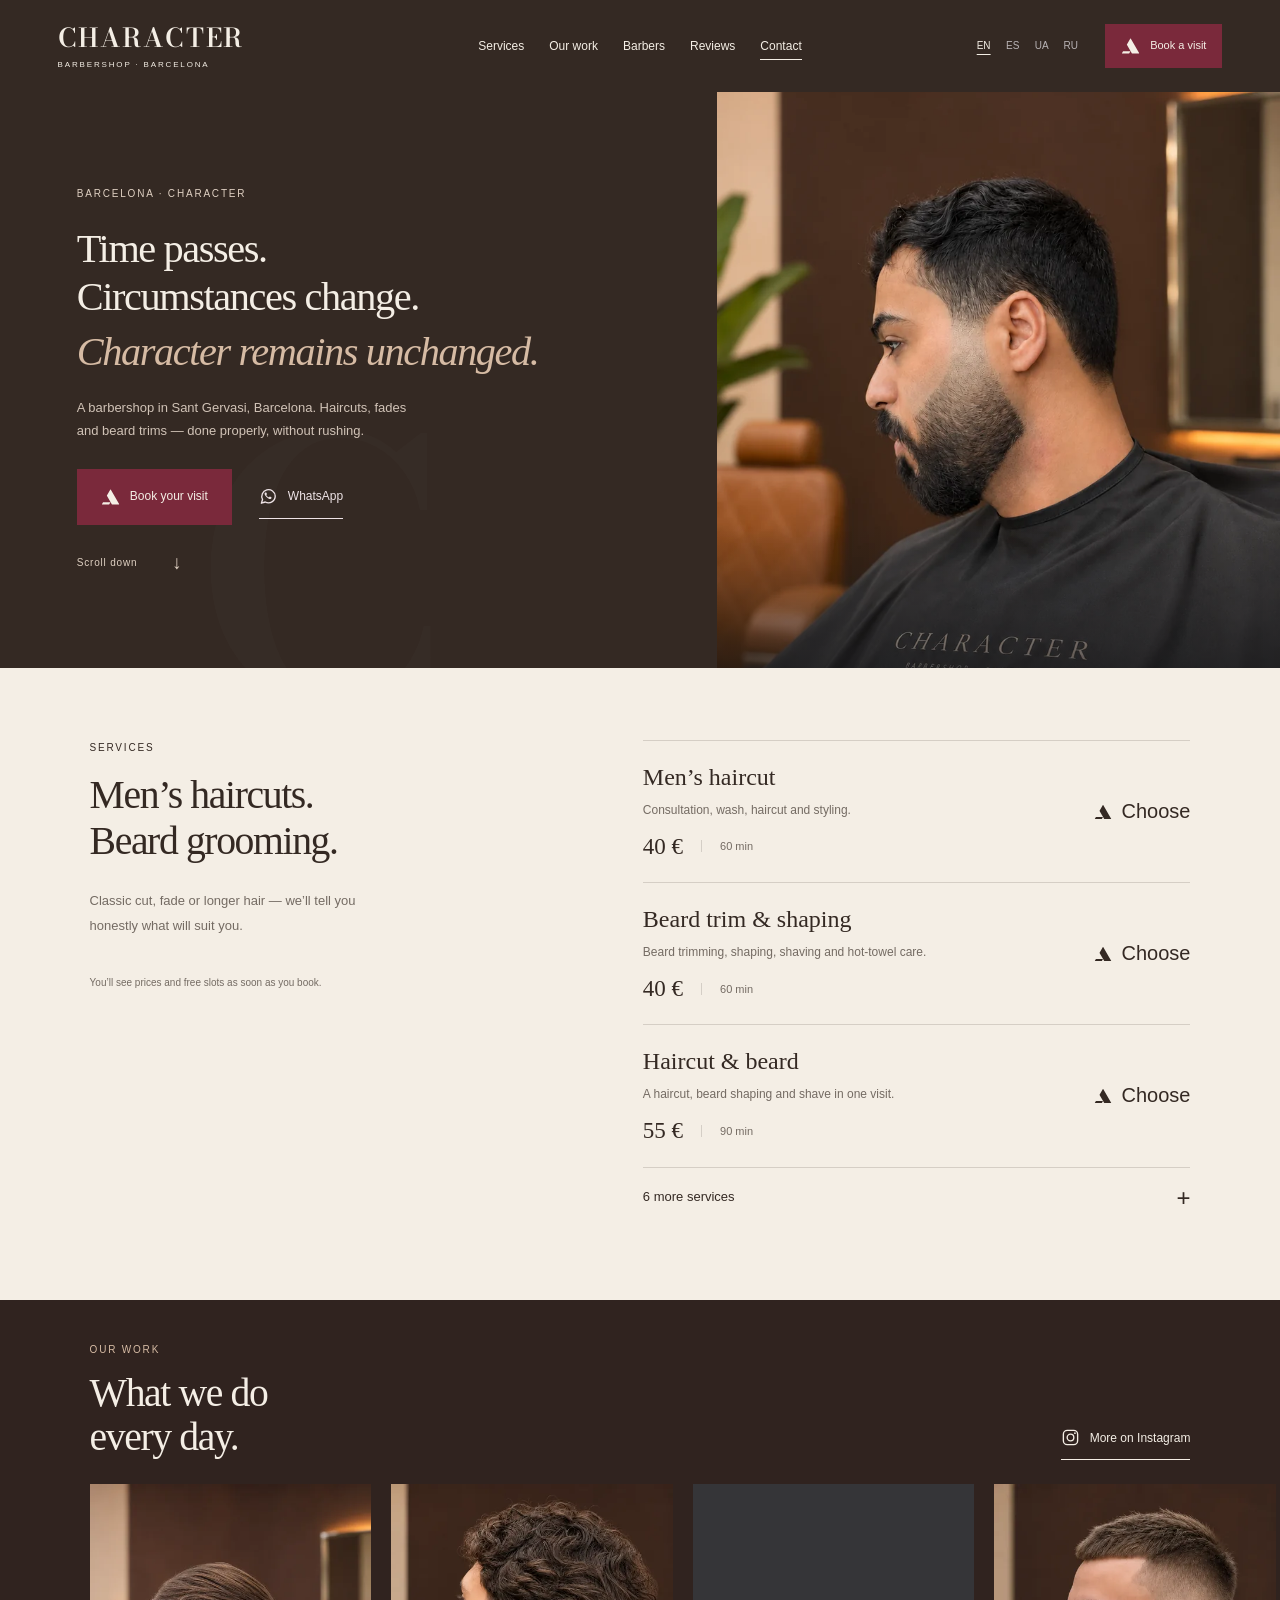
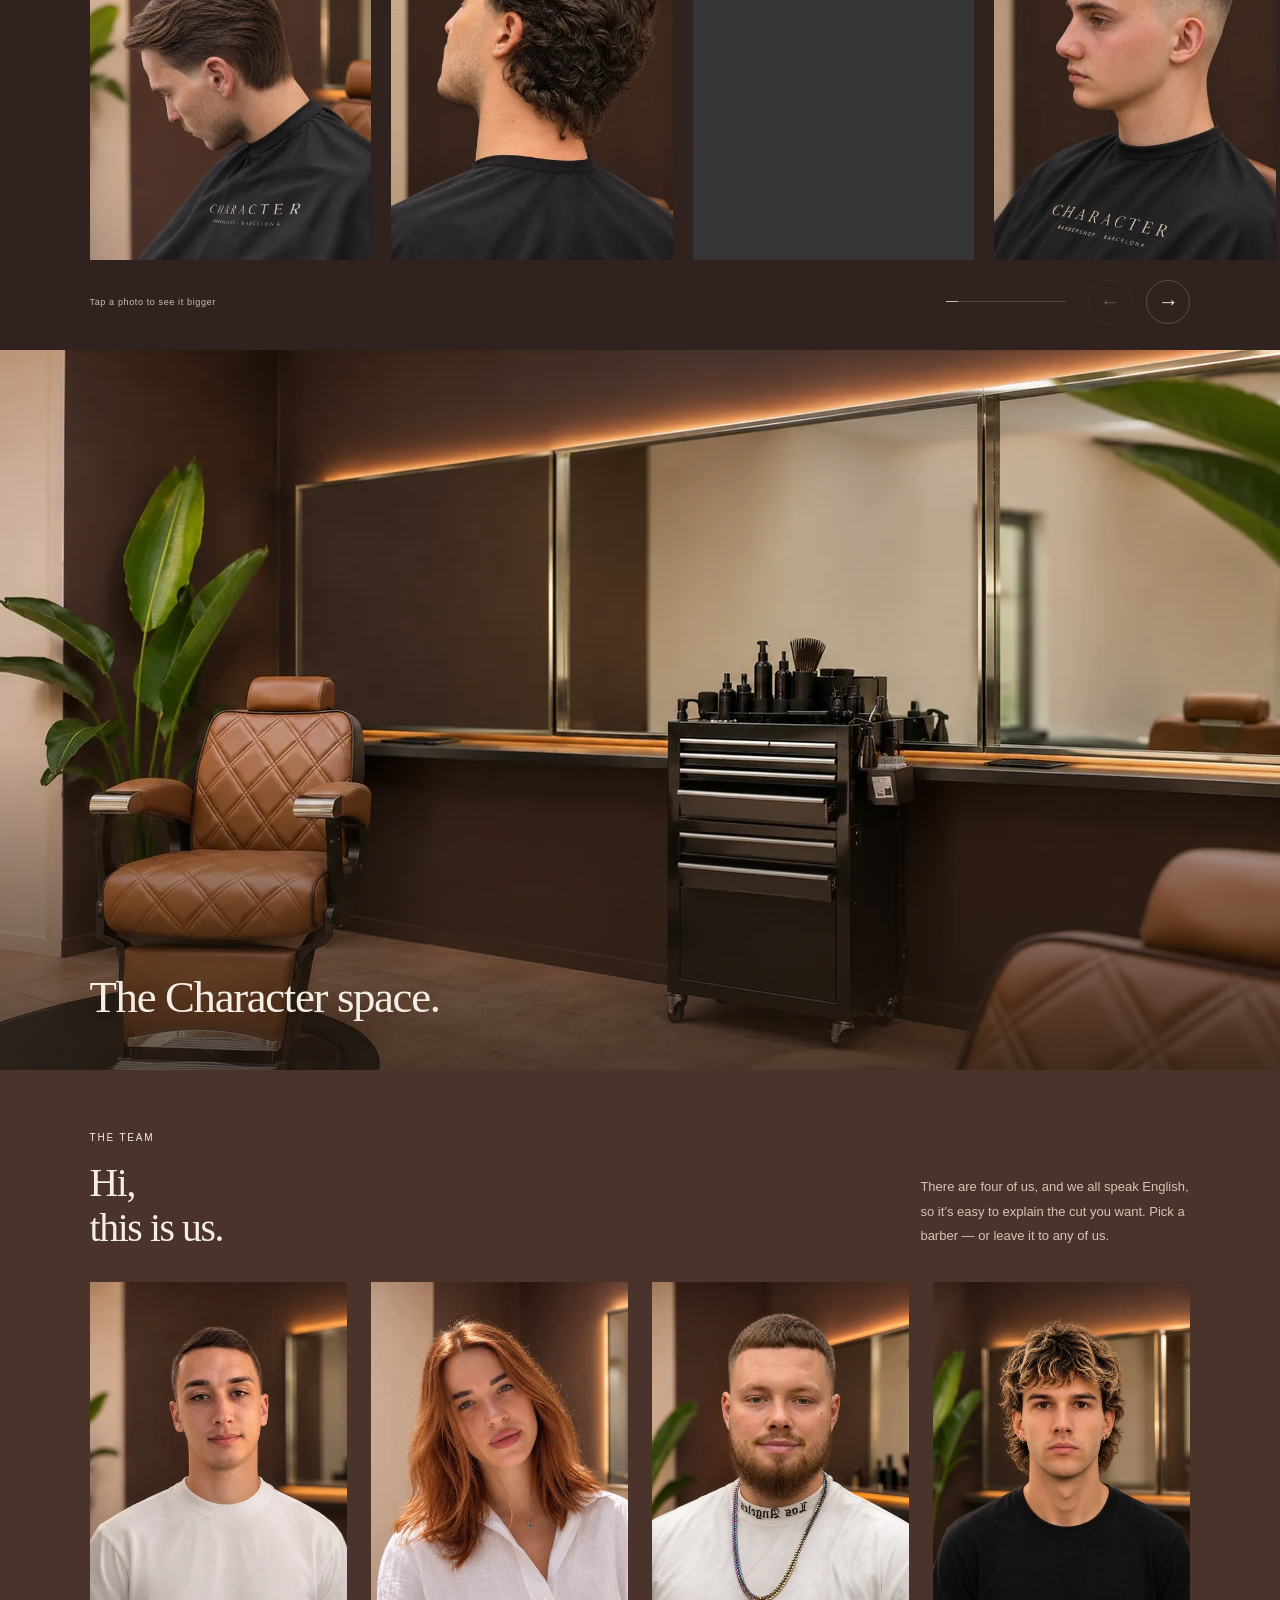
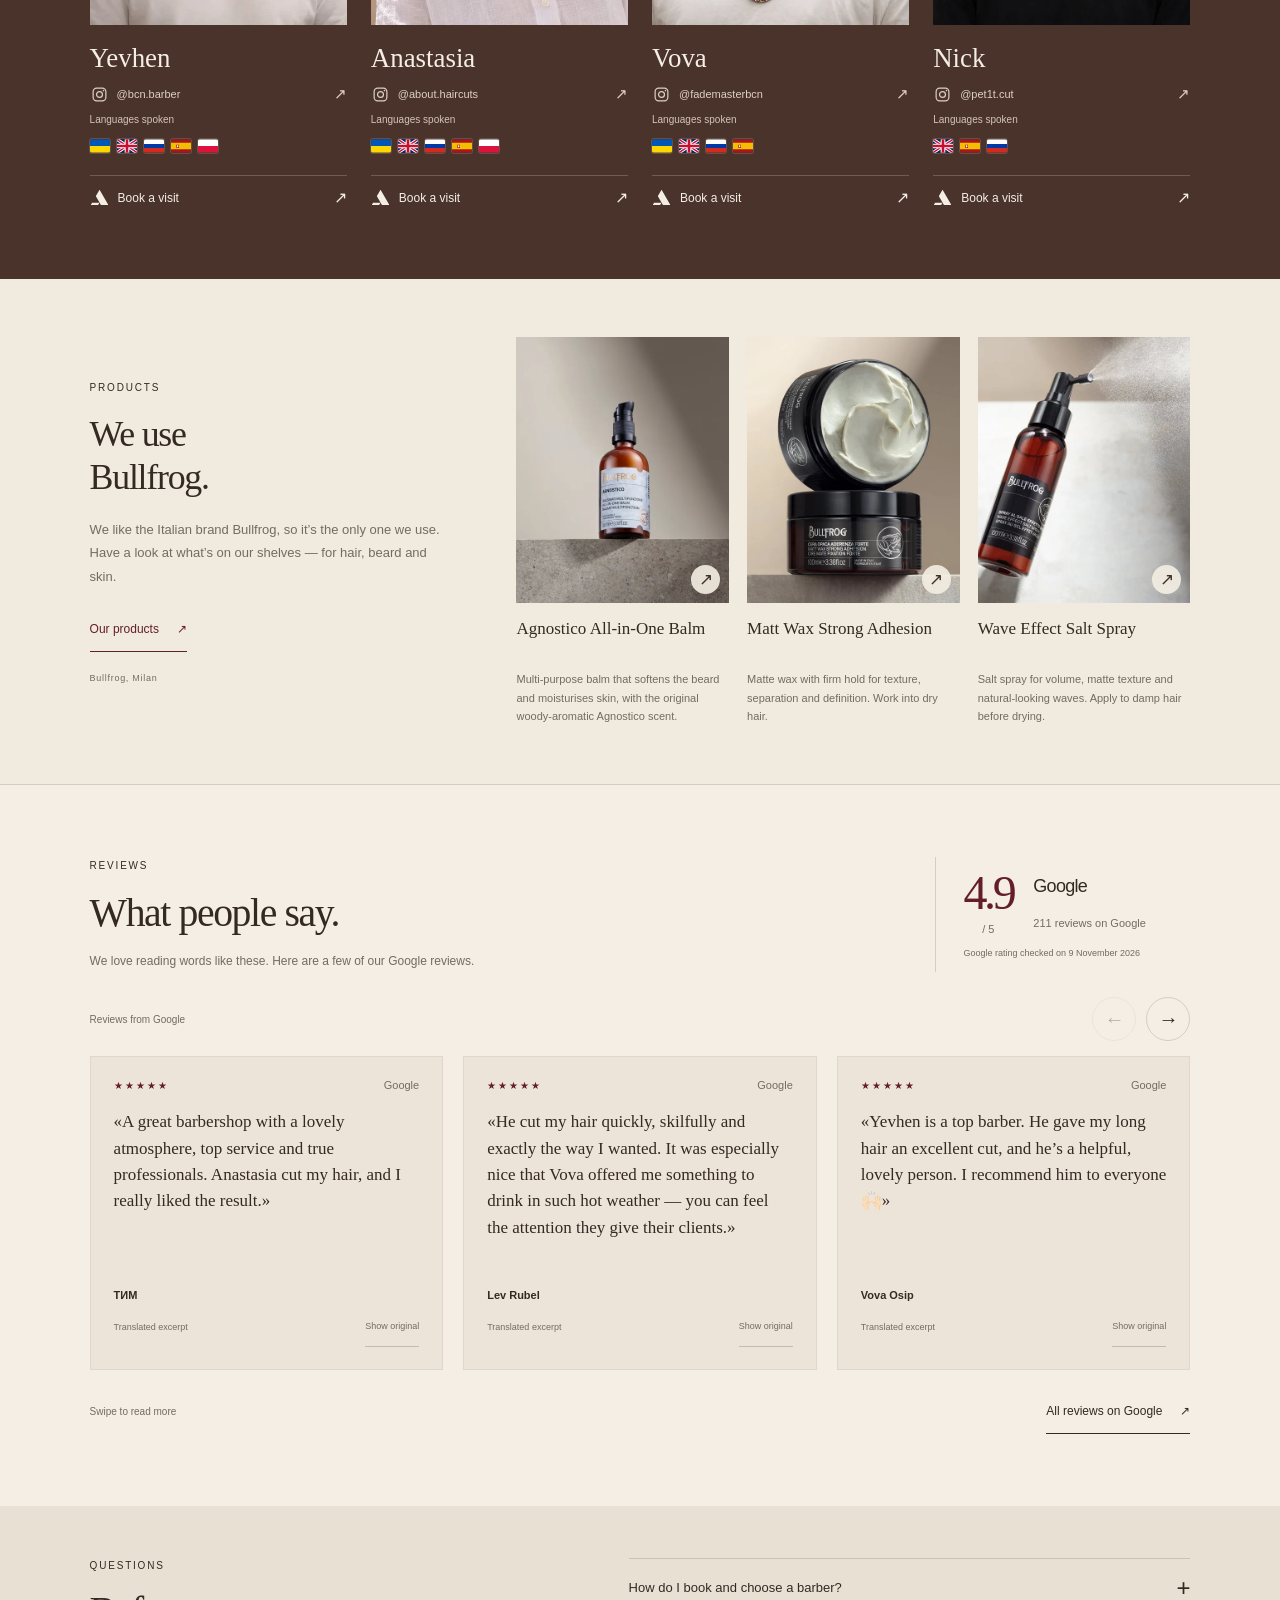
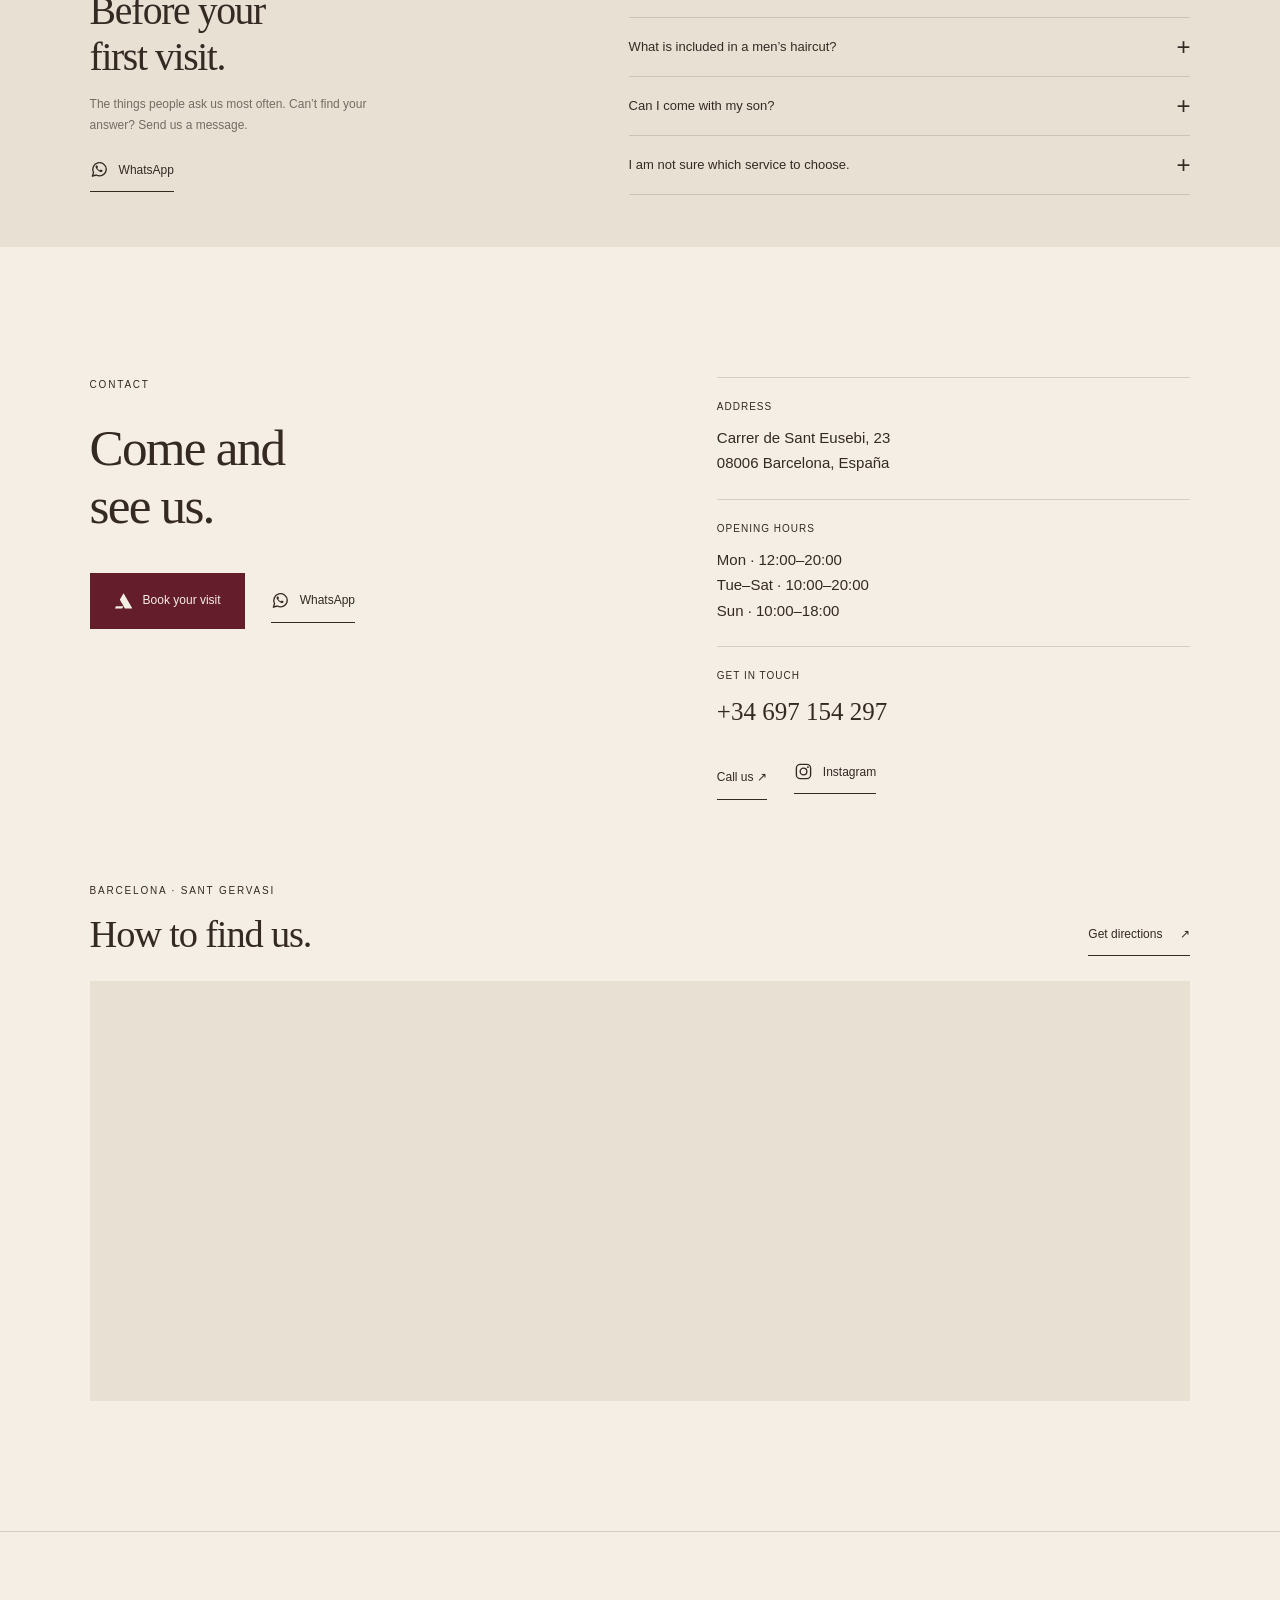
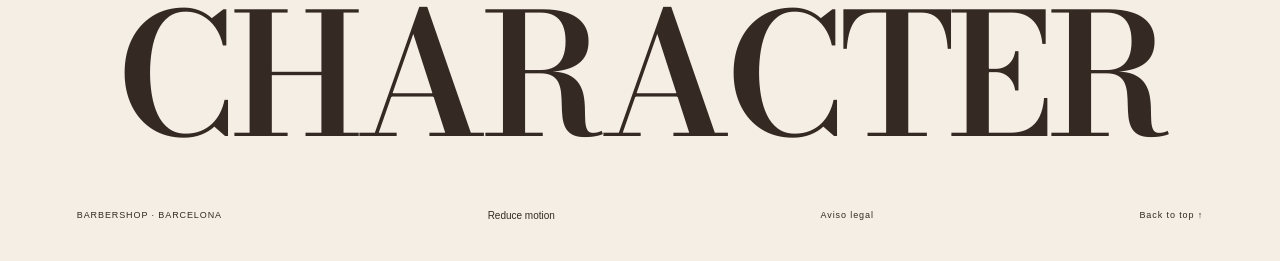
<file: index.html>
<!doctype html>
<html lang="en">
<head>
  <meta charset="utf-8">
<meta name="facebook-domain-verification" content="catnfvx00z3ga2xudbu41z5t7webw6"><meta name="viewport" content="width=device-width,initial-scale=1,viewport-fit=cover">
  <title>Barbershop in Barcelona · Sant Gervasi | Character</title>
  <meta name="theme-color" content="#342923">
  <link rel="icon" href="/assets/favicon.svg" type="image/svg+xml">
  <link rel="preload" href="/assets/character-display.ttf" as="font" type="font/ttf" crossorigin>
  <link rel="preload" href="/assets/portraits/img_2643-800.webp" as="image" imagesrcset="/assets/portraits/img_2643-800.webp 800w, /assets/portraits/img_2643-1086.webp 1086w" imagesizes="(max-width: 760px) 100vw, 52vw">
  <link rel="stylesheet" href="/styles.css?v=clean-labels-1"><link rel="stylesheet" href="/rituals.css"><script src="/app.js?v=human-copy-2" defer></script><script src="/rituals.js?v=seo-1" defer></script>
  <link rel="stylesheet" href="/portfolio.css?v=clean-labels-1"><link rel="stylesheet" href="/team.css?v=character-team-5"><link rel="stylesheet" href="/mobile-type.css?v=1">
<meta name="description" content="Men’s haircuts, skin fades, longer styles and beard trims at Character in Sant Gervasi, Barcelona. English-speaking barbers. Book online."><meta name="robots" content="index,follow,max-image-preview:large"><link rel="canonical" href="https://characterbarcelona.com/"><link rel="alternate" hreflang="en" href="https://characterbarcelona.com/"><link rel="alternate" hreflang="es" href="https://characterbarcelona.com/es/"><link rel="alternate" hreflang="uk" href="https://characterbarcelona.com/uk/"><link rel="alternate" hreflang="ru" href="https://characterbarcelona.com/ru/"><link rel="alternate" hreflang="x-default" href="https://characterbarcelona.com/"><meta property="og:type" content="website"><meta property="og:site_name" content="Character Barbershop"><meta property="og:title" content="Barbershop in Barcelona · Sant Gervasi | Character"><meta property="og:description" content="Men’s haircuts, skin fades, longer styles and beard trims at Character in Sant Gervasi, Barcelona. English-speaking barbers. Book online."><meta property="og:url" content="https://characterbarcelona.com/"><meta property="og:locale" content="en_GB"><meta property="og:image" content="https://characterbarcelona.com/assets/interior-1280.webp"><meta property="og:image:width" content="1280"><meta property="og:image:height" content="853"><meta property="og:image:type" content="image/webp"><meta property="og:image:alt" content="A visualization of the beige and chocolate Character interior"><meta property="og:locale:alternate" content="es_ES"><meta property="og:locale:alternate" content="uk_UA"><meta property="og:locale:alternate" content="ru_RU"><meta name="twitter:card" content="summary_large_image"><meta name="twitter:title" content="Barbershop in Barcelona · Sant Gervasi | Character"><meta name="twitter:description" content="Men’s haircuts, skin fades, longer styles and beard trims at Character in Sant Gervasi, Barcelona. English-speaking barbers. Book online."><meta name="twitter:image" content="https://characterbarcelona.com/assets/interior-1280.webp"><meta name="twitter:image:alt" content="A visualization of the beige and chocolate Character interior"><script type="application/json" id="seo-config">{"origin":"https://characterbarcelona.com","languages":{"en":{"path":"/","locale":"en_GB","title":"Barbershop in Barcelona · Sant Gervasi | Character","description":"Men’s haircuts, skin fades, longer styles and beard trims at Character in Sant Gervasi, Barcelona. English-speaking barbers. Book online."},"es":{"path":"/es/","locale":"es_ES","title":"Barbería en Barcelona · Sant Gervasi | Character","description":"Cortes de pelo para hombre, degradados, pelo largo y arreglo de barba en Sant Gervasi, Barcelona. Conoce a los barberos de Character y reserva online."},"uk":{"path":"/uk/","locale":"uk_UA","title":"Барбершоп у Барселоні — стрижки та борода | Character","description":"Чоловічі стрижки, фейд, довге волосся та оформлення бороди у Sant Gervasi, Барселона. Україномовні барбери Character. Онлайн-запис."},"ru":{"path":"/ru/","locale":"ru_RU","title":"Барбершоп в Барселоне — стрижки и борода | Character","description":"Мужские стрижки, фейд, удлинённые волосы и оформление бороды в Sant Gervasi, Барселона. Русскоязычные барберы Character. Запись онлайн."}}}</script><script type="application/ld+json" id="business-schema">{"@context":"https://schema.org","@graph":[{"@type":"HairSalon","@id":"https://characterbarcelona.com/#barbershop","name":"Character Barbershop","url":"https://characterbarcelona.com/","telephone":"+34697154297","image":"https://characterbarcelona.com/assets/interior-1280.webp","address":{"@type":"PostalAddress","streetAddress":"Carrer de Sant Eusebi, 23","addressLocality":"Barcelona","addressRegion":"Catalunya","postalCode":"08006","addressCountry":"ES"},"geo":{"@type":"GeoCoordinates","latitude":41.4013683,"longitude":2.1492276},"hasMap":"https://www.google.com/maps?cid=2648370291810908901","sameAs":["https://www.instagram.com/character.barcelona/"],"currenciesAccepted":"EUR","potentialAction":{"@type":"ReserveAction","target":"https://character.altegio.me/"},"openingHoursSpecification":[{"@type":"OpeningHoursSpecification","dayOfWeek":["https://schema.org/Monday"],"opens":"12:00","closes":"20:00"},{"@type":"OpeningHoursSpecification","dayOfWeek":["https://schema.org/Tuesday","https://schema.org/Wednesday","https://schema.org/Thursday","https://schema.org/Friday","https://schema.org/Saturday"],"opens":"10:00","closes":"20:00"},{"@type":"OpeningHoursSpecification","dayOfWeek":["https://schema.org/Sunday"],"opens":"10:00","closes":"18:00"}]},{"@type":"WebSite","@id":"https://characterbarcelona.com/#website","name":"Character Barbershop","url":"https://characterbarcelona.com/","inLanguage":["en","es","uk","ru"],"publisher":{"@id":"https://characterbarcelona.com/#barbershop"}},{"@type":"WebPage","@id":"https://characterbarcelona.com/#webpage","url":"https://characterbarcelona.com/","name":"Barbershop in Barcelona · Sant Gervasi | Character","description":"Men’s haircuts, skin fades, longer styles and beard trims at Character in Sant Gervasi, Barcelona. English-speaking barbers. Book online.","inLanguage":"en","isPartOf":{"@id":"https://characterbarcelona.com/#website"},"about":{"@id":"https://characterbarcelona.com/#barbershop"}}]}</script></head>
<body>
  <svg class="icon-sprite" xmlns="http://www.w3.org/2000/svg" aria-hidden="true" focusable="false">
<symbol id="icon-instagram" viewbox="0 0 24 24"><rect x="3" y="3" width="18" height="18" rx="5" fill="none" stroke="currentColor" stroke-width="1.7"></rect><circle cx="12" cy="12" r="4.2" fill="none" stroke="currentColor" stroke-width="1.7"></circle><circle cx="17.6" cy="6.5" r="1.1" fill="currentColor"></circle></symbol>
<symbol id="icon-whatsapp" viewbox="0 0 24 24"><path d="M20.5 11.5a8.5 8.5 0 0 1-12.6 7.45L3 20.5l1.5-4.7A8.5 8.5 0 1 1 20.5 11.5Z" fill="none" stroke="currentColor" stroke-width="1.7" stroke-linejoin="round"></path><path d="M8.2 6.9c-.45 0-1.15.68-1.15 1.7 0 1.05.75 2.36 2.36 3.95 1.61 1.59 3.46 2.55 4.63 2.55.83 0 1.7-.63 1.75-1.22l.04-.55c.02-.22-.1-.38-.3-.48l-1.65-.81c-.22-.1-.4-.06-.55.13l-.63.8c-.12.15-.28.18-.46.1-1.12-.47-2.3-1.57-2.88-2.68-.1-.18-.08-.32.07-.48l.57-.65c.13-.16.18-.33.1-.54l-.77-1.61c-.1-.2-.25-.3-.47-.3h-.66Z" fill="currentColor"></path></symbol>
<symbol id="icon-altegio" viewbox="120 150 760 660"><path d="M843.959 764.552C847.021 769.856 843.193 776.486 837.07 776.486H558.335C555.493 776.486 552.867 774.97 551.446 772.508L355.39 432.861C353.969 430.4 353.969 427.367 355.39 424.905L494.757 183.464C497.819 178.16 505.474 178.16 508.536 183.464L843.959 764.552Z" fill="currentColor"></path><path d="M202.24 690.218C203.661 687.756 206.287 686.24 209.129 686.24H493.127C496.913 686.24 499.279 690.339 497.386 693.618L451.849 772.507C450.428 774.969 447.802 776.485 444.96 776.485H160.962C157.176 776.485 154.81 772.386 156.703 769.107L202.24 690.218Z" fill="currentColor"></path></symbol>
<symbol id="flag-uk" viewbox="0 0 30 20"><path fill="#0057b7" d="M0 0h30v10H0z"></path><path fill="#ffd700" d="M0 10h30v10H0z"></path></symbol>
<symbol id="flag-en" viewbox="0 0 30 20"><path fill="#012169" d="M0 0h30v20H0z"></path><path stroke="#fff" stroke-width="5" d="m0 0 30 20M30 0 0 20"></path><path stroke="#c8102e" stroke-width="2" d="m0 0 30 20M30 0 0 20"></path><path stroke="#fff" stroke-width="7" d="M15 0v20M0 10h30"></path><path stroke="#c8102e" stroke-width="4" d="M15 0v20M0 10h30"></path></symbol>
<symbol id="flag-ru" viewbox="0 0 30 20"><path fill="#fff" d="M0 0h30v7H0z"></path><path fill="#0039a6" d="M0 7h30v6H0z"></path><path fill="#d52b1e" d="M0 13h30v7H0z"></path></symbol>
<symbol id="flag-es" viewbox="0 0 30 20"><path fill="#aa151b" d="M0 0h30v20H0z"></path><path fill="#f1bf00" d="M0 5h30v10H0z"></path><path fill="#aa151b" d="M8 8h4v5H8z"></path><path fill="#fff" d="M9 9h2v3H9z"></path></symbol>
<symbol id="flag-pl" viewbox="0 0 30 20"><path fill="#fff" d="M0 0h30v10H0z"></path><path fill="#dc143c" d="M0 10h30v10H0z"></path></symbol>
</svg>
  <div id="top" aria-hidden="true"></div>
  <a class="skip-link" href="#main" data-t="skip">Skip to content</a>
  <div class="reading-progress" aria-hidden="true"></div>
  <header class="header">
    <a class="brand" href="#top" aria-label="Character Barbershop — home">CHARACTER<span>BARBERSHOP · BARCELONA</span></a>
    <nav class="navigation" aria-label="Main navigation"><a href="#services" data-t="services">Services</a><a href="#works" data-t="works">Our work</a><a href="#team" data-t="team">Barbers</a><a href="#reviews" data-t="reviews">Reviews</a><a href="#contact" data-t="contact">Contact</a></nav>
    <div class="header-actions"><div class="languages" aria-label="Website language"><a data-lang="en" lang="en" aria-label="English" title="English" href="/" hreflang="en" aria-current="true">EN</a><a data-lang="es" lang="es" aria-label="Español" title="Español" href="/es/" hreflang="es">ES</a><a data-lang="uk" lang="uk" aria-label="Українська" title="Українська" href="/uk/" hreflang="uk">UA</a><a data-lang="ru" lang="ru" aria-label="Русский" title="Русский" href="/ru/" hreflang="ru">RU</a></div><button class="has-app-icon button header-book" data-action="book"><svg class="app-icon app-icon-altegio" aria-hidden="true" focusable="false"><use href="#icon-altegio"></use></svg><span data-t="book">Book a visit</span></button></div>
  </header>
  <main id="main">
    <section class="hero" aria-labelledby="hero-title">
      <div class="hero-copy"><span class="eyebrow">BARCELONA · CHARACTER</span><h1 id="hero-title" class="hero-motto"><span data-t="heroOne">Time passes.</span> <span data-t="heroTwo">Circumstances change.</span> <em data-t="heroThree">Character remains unchanged.</em></h1><p class="hero-description" data-t="heroDescription">A barbershop in Sant Gervasi, Barcelona. Haircuts, fades and beard trims — done properly, without rushing.</p><div class="hero-actions"><button class="has-app-icon button" data-action="book"><svg class="app-icon app-icon-altegio" aria-hidden="true" focusable="false"><use href="#icon-altegio"></use></svg><span data-t="bookVisit">Book your visit</span></button><button class="has-app-icon text-link" data-action="whatsapp"><svg class="app-icon app-icon-whatsapp" aria-hidden="true" focusable="false"><use href="#icon-whatsapp"></use></svg><span>WhatsApp</span></button></div><a class="explore" href="#services"><span data-t="explore">Scroll down</span><span aria-hidden="true">↓</span></a></div>
      <div class="hero-photo"><img src="/assets/portraits/img_2643-1086.webp" srcset="/assets/portraits/img_2643-800.webp 800w, /assets/portraits/img_2643-1086.webp 1086w" sizes="(max-width: 760px) 100vw, 52vw" width="1086" height="1448" fetchpriority="high" alt="Dark hair and a defined beard in profile"></div>
      <div class="hero-watermark" aria-hidden="true">C</div>
    </section>

    <section class="section services-section" id="services" aria-labelledby="services-title">
      <div class="section-intro" data-reveal><span class="eyebrow" data-t="servicesKicker">Services</span><h2 id="services-title" data-t="servicesTitle">Men’s haircuts.<br>Beard grooming.</h2><p data-t="servicesIntro">Classic cut, fade or longer hair — we’ll tell you honestly what will suit you.</p><span class="section-note" data-t="pricesNote">You’ll see prices and free slots as soon as you book.</span></div>
      <div class="service-list">
        <article class="service-row"><div class="service-content"><h3 data-t="haircut">Men’s haircut</h3><p data-t="haircutText">Consultation, wash, haircut and styling.</p><div class="service-meta"><strong>40 €</strong><span data-t="duration60">60 min</span></div></div><button class="has-app-icon service-button" data-action="book" data-service="haircut" aria-label="Book a visit: Men’s haircut"><svg class="app-icon app-icon-altegio" aria-hidden="true" focusable="false"><use href="#icon-altegio"></use></svg><span data-t="choose">Choose</span></button></article>
        <article class="service-row"><div class="service-content"><h3 data-t="beard">Beard trim &amp; shaping</h3><p data-t="beardText">Beard trimming, shaping, shaving and hot-towel care.</p><div class="service-meta"><strong>40 €</strong><span data-t="duration60">60 min</span></div></div><button class="has-app-icon service-button" data-action="book" data-service="beard" aria-label="Book a visit: Beard grooming"><svg class="app-icon app-icon-altegio" aria-hidden="true" focusable="false"><use href="#icon-altegio"></use></svg><span data-t="choose">Choose</span></button></article>
        <article class="service-row"><div class="service-content"><h3 data-t="combo">Haircut &amp; beard</h3><p data-t="comboText">A haircut, beard shaping and shave in one visit.</p><div class="service-meta"><strong>55 €</strong><span data-t="duration90">90 min</span></div></div><button class="has-app-icon service-button" data-action="book" data-service="combo" aria-label="Book a visit: Haircut &amp; beard"><svg class="app-icon app-icon-altegio" aria-hidden="true" focusable="false"><use href="#icon-altegio"></use></svg><span data-t="choose">Choose</span></button></article>
        <details class="more-services"><summary><span data-t="moreServices">6 more services</span><span class="disclosure-symbol" aria-hidden="true">+</span></summary>
        <article class="service-row"><div class="service-content"><h3 data-t="longHair">Longer haircut</h3><div class="service-meta"><strong>50 €</strong><span data-t="duration60">60 min</span></div></div><button class="has-app-icon service-button" data-action="book" data-service="longHair" aria-label="Book a visit: Longer haircut"><svg class="app-icon app-icon-altegio" aria-hidden="true" focusable="false"><use href="#icon-altegio"></use></svg><span data-t="choose">Choose</span></button></article>
        <article class="service-row"><div class="service-content"><h3 data-t="longCombo">Longer haircut &amp; beard</h3><div class="service-meta"><strong>70 €</strong><span data-t="duration120">120 min</span></div></div><button class="has-app-icon service-button" data-action="book" data-service="longCombo" aria-label="Book a visit: Longer haircut &amp; beard"><svg class="app-icon app-icon-altegio" aria-hidden="true" focusable="false"><use href="#icon-altegio"></use></svg><span data-t="choose">Choose</span></button></article>
        <article class="service-row"><div class="service-content"><h3 data-t="fatherSon">Father &amp; son under 10</h3><p class="service-specialist" data-t="fatherSonText">Only with Vova — choose him when you book.</p><div class="service-meta"><strong>65 €</strong><span data-t="duration120">120 min</span></div></div><button class="has-app-icon service-button" data-action="book" data-service="fatherSon" aria-label="Book a visit: Father &amp; son under 10"><svg class="app-icon app-icon-altegio" aria-hidden="true" focusable="false"><use href="#icon-altegio"></use></svg><span data-t="choose">Choose</span></button></article>
        <article class="service-row"><div class="service-content"><h3 data-t="facial">Bullfrog facial care</h3><div class="service-meta"><strong>30 €</strong><span data-t="duration30">30 min</span></div></div><button class="has-app-icon service-button" data-action="book" data-service="facial" aria-label="Book a visit: Bullfrog facial care"><svg class="app-icon app-icon-altegio" aria-hidden="true" focusable="false"><use href="#icon-altegio"></use></svg><span data-t="choose">Choose</span></button></article>
        <article class="service-row"><div class="service-content"><h3 data-t="camouflage">Hair / beard grey blending</h3><div class="service-meta"><strong>25 €</strong><span data-t="duration30">30 min</span></div></div><button class="has-app-icon service-button" data-action="book" data-service="camouflage" aria-label="Book a visit: Hair / beard grey blending"><svg class="app-icon app-icon-altegio" aria-hidden="true" focusable="false"><use href="#icon-altegio"></use></svg><span data-t="choose">Choose</span></button></article>
        <article class="service-row"><div class="service-content"><h3 data-t="wax">Waxing</h3><div class="service-meta"><strong>5 €</strong></div></div><button class="has-app-icon service-button" data-action="book" data-service="wax" aria-label="Book a visit: Waxing"><svg class="app-icon app-icon-altegio" aria-hidden="true" focusable="false"><use href="#icon-altegio"></use></svg><span data-t="choose">Choose</span></button></article>
        </details>
      </div>
    </section>

    <section class="gallery-section" id="works" aria-labelledby="works-title">
      <div class="gallery-pin"><div class="gallery-heading"><div><span class="eyebrow" data-t="worksKicker">Our work</span><h2 id="works-title" data-t="worksTitle">What we do<br>every day.</h2></div><a class="has-app-icon text-link" href="https://www.instagram.com/character.barcelona/" target="_blank" rel="noopener noreferrer"><svg class="app-icon app-icon-instagram" aria-hidden="true" focusable="false"><use href="#icon-instagram"></use></svg><span data-t="moreWorks">More on Instagram</span></a></div>
        <div class="gallery-window" tabindex="0" role="region" data-aria-t="galleryTitle" aria-label="Character portfolio"><div class="gallery-track">
          <figure class="gallery-card"><a class="portrait-open" href="/assets/portraits/img_8413-1086.webp" data-portrait="0" aria-label="Enlarge photograph: Swept brown hair in profile"><img src="/assets/portraits/img_8413-800.webp" srcset="/assets/portraits/img_8413-480.webp 480w, /assets/portraits/img_8413-800.webp 800w" sizes="(max-width:760px) 72vw, 285px" width="1086" height="1448" loading="lazy" decoding="async" alt="Swept brown hair in profile"></a></figure>
          <figure class="gallery-card"><a class="portrait-open" href="/assets/portraits/img_0711-1086.webp" data-portrait="1" aria-label="Enlarge photograph: Long curls from the rear"><img src="/assets/portraits/img_0711-800.webp" srcset="/assets/portraits/img_0711-480.webp 480w, /assets/portraits/img_0711-800.webp 800w" sizes="(max-width:760px) 72vw, 285px" width="1086" height="1448" loading="lazy" decoding="async" alt="Long curls from the rear"></a></figure>
          <figure class="gallery-card"><a class="portrait-open" href="/assets/portraits/img_2643-1086.webp" data-portrait="2" aria-label="Enlarge photograph: Dark hair and a defined beard in profile"><img src="/assets/portraits/img_2643-800.webp" srcset="/assets/portraits/img_2643-480.webp 480w, /assets/portraits/img_2643-800.webp 800w" sizes="(max-width:760px) 72vw, 285px" width="1086" height="1448" loading="lazy" decoding="async" alt="Dark hair and a defined beard in profile"></a></figure>
          <figure class="gallery-card"><a class="portrait-open" href="/assets/portraits/img_5461-1086.webp" data-portrait="3" aria-label="Enlarge photograph: Short crop with a skin fade"><img src="/assets/portraits/img_5461-800.webp" srcset="/assets/portraits/img_5461-480.webp 480w, /assets/portraits/img_5461-800.webp 800w" sizes="(max-width:760px) 72vw, 285px" width="1086" height="1448" loading="lazy" decoding="async" alt="Short crop with a skin fade"></a></figure>
          <figure class="gallery-card"><a class="portrait-open" href="/assets/portraits/img_5343-1086.webp" data-portrait="4" aria-label="Enlarge photograph: Textured dark crop with a fade"><img src="/assets/portraits/img_5343-800.webp" srcset="/assets/portraits/img_5343-480.webp 480w, /assets/portraits/img_5343-800.webp 800w" sizes="(max-width:760px) 72vw, 285px" width="1086" height="1448" loading="lazy" decoding="async" alt="Textured dark crop with a fade"></a></figure>
          <figure class="gallery-card"><a class="portrait-open" href="/assets/portraits/img_5868-1086.webp" data-portrait="5" aria-label="Enlarge photograph: Curly hair and a full beard"><img src="/assets/portraits/img_5868-800.webp" srcset="/assets/portraits/img_5868-480.webp 480w, /assets/portraits/img_5868-800.webp 800w" sizes="(max-width:760px) 72vw, 285px" width="1086" height="1448" loading="lazy" decoding="async" alt="Curly hair and a full beard"></a></figure>
          <figure class="gallery-card"><a class="portrait-open" href="/assets/portraits/img_7497-1086.webp" data-portrait="6" aria-label="Enlarge photograph: Long, layered dark hair in profile"><img src="/assets/portraits/img_7497-800.webp" srcset="/assets/portraits/img_7497-480.webp 480w, /assets/portraits/img_7497-800.webp 800w" sizes="(max-width:760px) 72vw, 285px" width="1086" height="1448" loading="lazy" decoding="async" alt="Long, layered dark hair in profile"></a></figure>
        </div></div><div class="gallery-bottom"><span class="gallery-hint" data-t="gallerySwipe">Tap a photo to see it bigger</span><div class="gallery-meter" aria-hidden="true"><span></span></div><div class="portfolio-navigation"><button type="button" data-gallery-prev data-aria-t="galleryPrev" aria-label="Previous photograph">←</button><button type="button" data-gallery-next data-aria-t="galleryNext" aria-label="Next photograph">→</button></div></div>
      </div>
    </section>

    <figure class="interior"><img src="/assets/interior-1280.webp" width="1280" height="853" loading="lazy" decoding="async" alt="A visualization of the beige and chocolate Character interior"><figcaption><span data-t="roomTitle">The Character space.</span></figcaption></figure>
<section class="team-section section team-portraits" id="team" aria-labelledby="team-title">
      <div class="team-intro" data-reveal><span class="eyebrow" data-t="teamKicker">The team</span><h2 id="team-title" data-t="teamTitle">Hi,<br>this is us.</h2><p data-t="teamIntro">There are four of us, and we all speak English, so it’s easy to explain the cut you want. Pick a barber — or leave it to any of us.</p></div>
      <div class="team-grid">
        <article class="team-member" data-staff="yevhen">
          <div class="staff-portrait"><img src="/assets/team/yevhen-480.webp?v=2" srcset="/assets/team/yevhen-480.webp?v=2 480w, /assets/team/yevhen-800.webp?v=2 800w" sizes="(max-width:760px) calc((100vw - 60px) / 2), (max-width:1023px) calc((100vw - 120px) / 2), calc((100vw - 180px) / 4)" width="1086" height="1448" loading="lazy" decoding="async" data-staff-name="zhenya" alt="Yevhen"></div>
          <div class="staff-details">
            <h3 data-t="zhenya">Yevhen</h3>
            <a class="staff-instagram" href="https://www.instagram.com/bcn.barber/" target="_blank" rel="noopener noreferrer" aria-label="Instagram @bcn.barber"><svg class="app-icon app-icon-instagram" aria-hidden="true" focusable="false"><use href="#icon-instagram"></use></svg><span>@bcn.barber</span><span class="staff-link-arrow" aria-hidden="true">↗</span></a>
            <div class="member-languages"><span class="language-label" data-t="spokenLanguages">Languages spoken</span><div class="language-flags"><span class="language-flag" role="img" tabindex="0" data-title-t="languageUk" data-aria-t="languageUk" title="Ukrainian" aria-label="Ukrainian"><svg aria-hidden="true" focusable="false" viewbox="0 0 30 20"><use href="#flag-uk"></use></svg><span class="flag-tooltip" aria-hidden="true" data-t="languageUk">Ukrainian</span></span><span class="language-flag" role="img" tabindex="0" data-title-t="languageEn" data-aria-t="languageEn" title="English" aria-label="English"><svg aria-hidden="true" focusable="false" viewbox="0 0 30 20"><use href="#flag-en"></use></svg><span class="flag-tooltip" aria-hidden="true" data-t="languageEn">English</span></span><span class="language-flag" role="img" tabindex="0" data-title-t="languageRu" data-aria-t="languageRu" title="Russian" aria-label="Russian"><svg aria-hidden="true" focusable="false" viewbox="0 0 30 20"><use href="#flag-ru"></use></svg><span class="flag-tooltip" aria-hidden="true" data-t="languageRu">Russian</span></span><span class="language-flag" role="img" tabindex="0" data-title-t="languageEs" data-aria-t="languageEs" title="Spanish" aria-label="Spanish"><svg aria-hidden="true" focusable="false" viewbox="0 0 30 20"><use href="#flag-es"></use></svg><span class="flag-tooltip" aria-hidden="true" data-t="languageEs">Spanish</span></span><span class="language-flag" role="img" tabindex="0" data-title-t="languagePl" data-aria-t="languagePl" title="Polish" aria-label="Polish"><svg aria-hidden="true" focusable="false" viewbox="0 0 30 20"><use href="#flag-pl"></use></svg><span class="flag-tooltip" aria-hidden="true" data-t="languagePl">Polish</span></span></div></div>
            <a class="staff-book" href="https://character.altegio.me/company/1355489/personal/select-master?o=m3011526"><svg class="app-icon app-icon-altegio" aria-hidden="true" focusable="false"><use href="#icon-altegio"></use></svg><span data-t="book">Book a visit</span><span aria-hidden="true">↗</span></a>
          </div>
        </article>
        <article class="team-member" data-staff="anastasia">
          <div class="staff-portrait"><img src="/assets/team/anastasia-480.webp" srcset="/assets/team/anastasia-480.webp 480w, /assets/team/anastasia-800.webp 800w" sizes="(max-width:760px) calc((100vw - 60px) / 2), (max-width:1023px) calc((100vw - 120px) / 2), calc((100vw - 180px) / 4)" width="1086" height="1448" loading="lazy" decoding="async" data-staff-name="anastasiia" alt="Anastasia"></div>
          <div class="staff-details">
            <h3 data-t="anastasiia">Anastasia</h3>
            <a class="staff-instagram" href="https://www.instagram.com/about.haircuts/" target="_blank" rel="noopener noreferrer" aria-label="Instagram @about.haircuts"><svg class="app-icon app-icon-instagram" aria-hidden="true" focusable="false"><use href="#icon-instagram"></use></svg><span>@about.haircuts</span><span class="staff-link-arrow" aria-hidden="true">↗</span></a>
            <div class="member-languages"><span class="language-label" data-t="spokenLanguages">Languages spoken</span><div class="language-flags"><span class="language-flag" role="img" tabindex="0" data-title-t="languageUk" data-aria-t="languageUk" title="Ukrainian" aria-label="Ukrainian"><svg aria-hidden="true" focusable="false" viewbox="0 0 30 20"><use href="#flag-uk"></use></svg><span class="flag-tooltip" aria-hidden="true" data-t="languageUk">Ukrainian</span></span><span class="language-flag" role="img" tabindex="0" data-title-t="languageEn" data-aria-t="languageEn" title="English" aria-label="English"><svg aria-hidden="true" focusable="false" viewbox="0 0 30 20"><use href="#flag-en"></use></svg><span class="flag-tooltip" aria-hidden="true" data-t="languageEn">English</span></span><span class="language-flag" role="img" tabindex="0" data-title-t="languageRu" data-aria-t="languageRu" title="Russian" aria-label="Russian"><svg aria-hidden="true" focusable="false" viewbox="0 0 30 20"><use href="#flag-ru"></use></svg><span class="flag-tooltip" aria-hidden="true" data-t="languageRu">Russian</span></span><span class="language-flag" role="img" tabindex="0" data-title-t="languageEs" data-aria-t="languageEs" title="Spanish" aria-label="Spanish"><svg aria-hidden="true" focusable="false" viewbox="0 0 30 20"><use href="#flag-es"></use></svg><span class="flag-tooltip" aria-hidden="true" data-t="languageEs">Spanish</span></span><span class="language-flag" role="img" tabindex="0" data-title-t="languagePl" data-aria-t="languagePl" title="Polish" aria-label="Polish"><svg aria-hidden="true" focusable="false" viewbox="0 0 30 20"><use href="#flag-pl"></use></svg><span class="flag-tooltip" aria-hidden="true" data-t="languagePl">Polish</span></span></div></div>
            <a class="staff-book" href="https://character.altegio.me/company/1355489/personal/select-master?o=m3011539"><svg class="app-icon app-icon-altegio" aria-hidden="true" focusable="false"><use href="#icon-altegio"></use></svg><span data-t="book">Book a visit</span><span aria-hidden="true">↗</span></a>
          </div>
        </article>
        <article class="team-member" data-staff="vova">
          <div class="staff-portrait"><img src="/assets/team/vova-480.webp?v=2" srcset="/assets/team/vova-480.webp?v=2 480w, /assets/team/vova-800.webp?v=2 800w" sizes="(max-width:760px) calc((100vw - 60px) / 2), (max-width:1023px) calc((100vw - 120px) / 2), calc((100vw - 180px) / 4)" width="1086" height="1448" loading="lazy" decoding="async" data-staff-name="vova" alt="Vova"></div>
          <div class="staff-details">
            <h3 data-t="vova">Vova</h3>
            <a class="staff-instagram" href="https://www.instagram.com/fademasterbcn/" target="_blank" rel="noopener noreferrer" aria-label="Instagram @fademasterbcn"><svg class="app-icon app-icon-instagram" aria-hidden="true" focusable="false"><use href="#icon-instagram"></use></svg><span>@fademasterbcn</span><span class="staff-link-arrow" aria-hidden="true">↗</span></a>
            <div class="member-languages"><span class="language-label" data-t="spokenLanguages">Languages spoken</span><div class="language-flags"><span class="language-flag" role="img" tabindex="0" data-title-t="languageUk" data-aria-t="languageUk" title="Ukrainian" aria-label="Ukrainian"><svg aria-hidden="true" focusable="false" viewbox="0 0 30 20"><use href="#flag-uk"></use></svg><span class="flag-tooltip" aria-hidden="true" data-t="languageUk">Ukrainian</span></span><span class="language-flag" role="img" tabindex="0" data-title-t="languageEn" data-aria-t="languageEn" title="English" aria-label="English"><svg aria-hidden="true" focusable="false" viewbox="0 0 30 20"><use href="#flag-en"></use></svg><span class="flag-tooltip" aria-hidden="true" data-t="languageEn">English</span></span><span class="language-flag" role="img" tabindex="0" data-title-t="languageRu" data-aria-t="languageRu" title="Russian" aria-label="Russian"><svg aria-hidden="true" focusable="false" viewbox="0 0 30 20"><use href="#flag-ru"></use></svg><span class="flag-tooltip" aria-hidden="true" data-t="languageRu">Russian</span></span><span class="language-flag" role="img" tabindex="0" data-title-t="languageEs" data-aria-t="languageEs" title="Spanish" aria-label="Spanish"><svg aria-hidden="true" focusable="false" viewbox="0 0 30 20"><use href="#flag-es"></use></svg><span class="flag-tooltip" aria-hidden="true" data-t="languageEs">Spanish</span></span></div></div>
            <a class="staff-book" href="https://character.altegio.me/company/1355489/personal/select-master?o=m3011542"><svg class="app-icon app-icon-altegio" aria-hidden="true" focusable="false"><use href="#icon-altegio"></use></svg><span data-t="book">Book a visit</span><span aria-hidden="true">↗</span></a>
          </div>
        </article>
        <article class="team-member" data-staff="nikita">
          <div class="staff-portrait"><img src="/assets/team/nikita-480.webp" srcset="/assets/team/nikita-480.webp 480w, /assets/team/nikita-800.webp 800w" sizes="(max-width:760px) calc((100vw - 60px) / 2), (max-width:1023px) calc((100vw - 120px) / 2), calc((100vw - 180px) / 4)" width="1086" height="1448" loading="lazy" decoding="async" data-staff-name="nikita" alt="Nick"></div>
          <div class="staff-details">
            <h3 data-t="nikita">Nick</h3>
            <a class="staff-instagram" href="https://www.instagram.com/pet1t.cut/" target="_blank" rel="noopener noreferrer" aria-label="Instagram @pet1t.cut"><svg class="app-icon app-icon-instagram" aria-hidden="true" focusable="false"><use href="#icon-instagram"></use></svg><span>@pet1t.cut</span><span class="staff-link-arrow" aria-hidden="true">↗</span></a>
            <div class="member-languages"><span class="language-label" data-t="spokenLanguages">Languages spoken</span><div class="language-flags"><span class="language-flag" role="img" tabindex="0" data-title-t="languageEn" data-aria-t="languageEn" title="English" aria-label="English"><svg aria-hidden="true" focusable="false" viewbox="0 0 30 20"><use href="#flag-en"></use></svg><span class="flag-tooltip" aria-hidden="true" data-t="languageEn">English</span></span><span class="language-flag" role="img" tabindex="0" data-title-t="languageEs" data-aria-t="languageEs" title="Spanish" aria-label="Spanish"><svg aria-hidden="true" focusable="false" viewbox="0 0 30 20"><use href="#flag-es"></use></svg><span class="flag-tooltip" aria-hidden="true" data-t="languageEs">Spanish</span></span><span class="language-flag" role="img" tabindex="0" data-title-t="languageRu" data-aria-t="languageRu" title="Russian" aria-label="Russian"><svg aria-hidden="true" focusable="false" viewbox="0 0 30 20"><use href="#flag-ru"></use></svg><span class="flag-tooltip" aria-hidden="true" data-t="languageRu">Russian</span></span></div></div>
            <a class="staff-book" href="https://character.altegio.me/company/1355489/personal/select-master?o=m3137285"><svg class="app-icon app-icon-altegio" aria-hidden="true" focusable="false"><use href="#icon-altegio"></use></svg><span data-t="book">Book a visit</span><span aria-hidden="true">↗</span></a>
          </div>
        </article>
      </div>
    </section>
    <section class="care-section section" id="care" aria-labelledby="care-title">
      <div class="care-copy" data-reveal><span class="eyebrow" data-t="careKicker">Products</span><h2 id="care-title" data-t="careTitle">We use<br>Bullfrog.</h2><p data-t="careIntro">We like the Italian brand Bullfrog, so it’s the only one we use. Have a look at what’s on our shelves — for hair, beard and skin.</p><button class="text-link" type="button" data-open-catalog><span data-t="careLink">Our products</span><span aria-hidden="true">↗</span></button><span class="care-foot" data-t="careFoot">Bullfrog, Milan</span></div>
      <div class="care-products"><article class="care-product" data-reveal><button class="care-product-image" type="button" data-open-catalog="agnostico-all-in-one-balm" aria-label="Agnostico All-in-One Balm"><img src="/assets/bullfrog/agnostico-all-in-one-balm.webp" width="640" height="640" loading="lazy" decoding="async" alt="Bullfrog Agnostico All-in-One Balm"><span aria-hidden="true">↗</span></button><h3>Agnostico All-in-One Balm</h3><p data-t="careProduct0">Multi-purpose balm that softens the beard and moisturises skin, with the original woody-aromatic Agnostico scent.</p></article><article class="care-product" data-reveal><button class="care-product-image" type="button" data-open-catalog="matt-wax-strong-adhesion" aria-label="Matt Wax Strong Adhesion"><img src="/assets/bullfrog/matt-wax-strong-adhesion.webp" width="640" height="640" loading="lazy" decoding="async" alt="Bullfrog Matt Wax Strong Adhesion"><span aria-hidden="true">↗</span></button><h3>Matt Wax Strong Adhesion</h3><p data-t="careProduct1">Matte wax with firm hold for texture, separation and definition. Work into dry hair.</p></article><article class="care-product" data-reveal><button class="care-product-image" type="button" data-open-catalog="wave-effect-salt-spray" aria-label="Wave Effect Salt Spray"><img src="/assets/bullfrog/wave-effect-salt-spray.webp" width="640" height="640" loading="lazy" decoding="async" alt="Bullfrog Wave Effect Salt Spray"><span aria-hidden="true">↗</span></button><h3>Wave Effect Salt Spray</h3><p data-t="careProduct2">Salt spray for volume, matte texture and natural-looking waves. Apply to damp hair before drying.</p></article></div>
    </section>


    <section class="section reviews-section" id="reviews" aria-labelledby="reviews-title">
      <div class="reviews-heading"><div><span class="eyebrow" data-t="reviewsKicker">Reviews</span><h2 id="reviews-title" data-t="reviewsTitle">What people say.</h2><p class="reviews-intro" data-t="reviewsIntro">We love reading words like these. Here are a few of our Google reviews.</p></div><a class="google-rating" href="https://www.google.com/maps/place/Barbershop+CHARACTER/@41.4002205,2.1491595,16.25z/data=!4m8!3m7!1s0x12a4a3004482ab83:0x24c0e6bfad163ae5!8m2!3d41.4013683!4d2.1492276!9m1!1b1!16s%2Fg%2F11mlq0pkmf" target="_blank" rel="noopener noreferrer"><span class="rating-number">4.9<span>/ 5</span></span><span class="rating-source">Google</span><span data-t="reviewsCount">211 reviews on Google</span><small data-t="reviewsChecked">Google rating checked on 9 November 2026</small></a></div>
      <div class="review-toolbar"><span data-t="reviewsCurated">Reviews from Google</span><div class="review-controls"><button type="button" data-review-prev aria-label="Previous reviews" aria-controls="review-rail">←</button><button type="button" data-review-next aria-label="Next reviews" aria-controls="review-rail">→</button></div></div>
      <div class="review-rail" id="review-rail" tabindex="0" aria-label="Reviews"><article class="review-card"><div class="review-card-top"><span class="review-stars" role="img" aria-label="5 out of 5 stars">★★★★★</span><span class="review-source">Google</span></div><blockquote lang="en">«Here you’re always welcomed like a friend and given a professional haircut. Barber Anastasia is an absolute talent who will make your haircut perfect.»</blockquote><p class="review-author">Дмитрий Зотов</p><span class="review-excerpt">Translated excerpt</span></article><article class="review-card"><div class="review-card-top"><span class="review-stars" role="img" aria-label="5 out of 5 stars">★★★★★</span><span class="review-source">Google</span></div><blockquote lang="en">«I recommend arriving early to enjoy the delicious coffee! I finally like what I see in the mirror. Thank you, Yevhen.»</blockquote><p class="review-author">Alexey Begunov</p><span class="review-excerpt">Translated excerpt</span></article><article class="review-card"><div class="review-card-top"><span class="review-stars" role="img" aria-label="5 out of 5 stars">★★★★★</span><span class="review-source">Google</span></div><blockquote lang="en">«He cut my hair quickly, skilfully and exactly the way I wanted. It was especially nice that Vova offered me something to drink in such hot weather — you can feel the attention they give their clients.»</blockquote><p class="review-author">Lev Rubel</p><span class="review-excerpt">Translated excerpt</span></article></div>
      <div class="reviews-bottom"><span data-t="reviewsHint">Swipe to read more</span><a class="text-link" href="https://www.google.com/maps/place/Barbershop+CHARACTER/@41.4002205,2.1491595,16.25z/data=!4m8!3m7!1s0x12a4a3004482ab83:0x24c0e6bfad163ae5!8m2!3d41.4013683!4d2.1492276!9m1!1b1!16s%2Fg%2F11mlq0pkmf" target="_blank" rel="noopener noreferrer"><span data-t="reviewsAll">All reviews on Google</span><span aria-hidden="true">↗</span></a></div>
    </section>

    <section class="section faq-section" id="faq" aria-labelledby="faq-title">
      <div class="section-intro"><span class="eyebrow" data-t="faqKicker">Questions</span><h2 id="faq-title" data-t="faqTitle">Before your<br>first visit.</h2><p data-t="faqIntro">The things people ask us most often. Can’t find your answer? Send us a message.</p><button class="has-app-icon text-link" data-action="whatsapp"><svg class="app-icon app-icon-whatsapp" aria-hidden="true" focusable="false"><use href="#icon-whatsapp"></use></svg><span>WhatsApp</span></button></div>
      <div class="faq-list">
        <details class="faq-item"><summary><span data-t="faqBookingQ">How do I book and choose a barber?</span><span class="disclosure-symbol" aria-hidden="true">+</span></summary><p data-t="faqBookingA">Tap “Book a visit” and our Altegio booking page opens. Pick a barber (or “Any specialist”), a service and a time that works for you.</p></details>
        <details class="faq-item"><summary><span data-t="faqHaircutQ">What is included in a men’s haircut?</span><span class="disclosure-symbol" aria-hidden="true">+</span></summary><p data-t="faqHaircutA">We offer classic men’s cuts, skin fades, tapers and longer styles. Your visit includes a consultation, wash, haircut, styling and care advice. The haircut appointment is 60 minutes; for longer hair, choose the dedicated service in Altegio.</p></details>
        <details class="faq-item"><summary><span data-t="faqFamilyQ">Can I come with my son?</span><span class="disclosure-symbol" aria-hidden="true">+</span></summary><p data-t="faqFamilyA">Of course — bring him along! We’ll book you both with two barbers at the same time, so nobody has to wait. Message us on WhatsApp and we’ll sort it out.</p></details>
        <details class="faq-item"><summary><span data-t="faqChoiceQ">I am not sure which service to choose.</span><span class="disclosure-symbol" aria-hidden="true">+</span></summary><p data-t="faqChoiceA">Message us on WhatsApp with the length and look you’re after — feel free to send a photo of a cut you like. We speak English, Spanish, Ukrainian and Russian, and Yevhen and Anastasia speak Polish too.</p></details>
      </div>
    </section>

    <section class="contact-section section" id="contact" aria-labelledby="contact-title">
      <div class="contact-intro" data-reveal><span class="eyebrow" data-t="contactKicker">Contact</span><h2 id="contact-title" data-t="contactTitle">Come and<br>see us.</h2><div class="contact-actions"><button class="has-app-icon button" data-action="book"><svg class="app-icon app-icon-altegio" aria-hidden="true" focusable="false"><use href="#icon-altegio"></use></svg><span data-t="bookVisit">Book your visit</span></button><button class="has-app-icon text-link" data-action="whatsapp"><svg class="app-icon app-icon-whatsapp" aria-hidden="true" focusable="false"><use href="#icon-whatsapp"></use></svg><span>WhatsApp</span></button></div></div>
      <div class="contact-details" data-reveal><div><h3 data-t="address">Address</h3><p>Carrer de Sant Eusebi, 23<br>08006 Barcelona, España</p></div><div><h3 data-t="hours">Opening hours</h3><p data-t="hoursSchedule">Mon · 12:00–20:00<br>Tue–Sat · 10:00–20:00<br>Sun · 10:00–18:00</p></div><div><h3 data-t="getInTouch">Get in touch</h3><a class="contact-phone" href="tel:+34697154297">+34 697 154 297</a><button class="text-link" data-action="phone" data-t="call">Call us ↗</button><a class="has-app-icon text-link" href="https://www.instagram.com/character.barcelona/" target="_blank" rel="noopener noreferrer"><svg class="app-icon app-icon-instagram" aria-hidden="true" focusable="false"><use href="#icon-instagram"></use></svg>Instagram</a></div></div>
      <div class="location-map">
        <div class="map-heading"><div><span class="eyebrow">BARCELONA · SANT GERVASI</span><h3 data-t="findUs">How to find us.</h3></div><a class="text-link" href="https://www.google.com/maps/dir/?api=1&amp;destination=Barbershop+CHARACTER%2C+Carrer+de+Sant+Eusebi+23%2C+08006+Barcelona" target="_blank" rel="noopener noreferrer"><span data-t="directions">Get directions</span> <span aria-hidden="true">↗</span></a></div>
        <iframe class="map-frame" title="Character Barbershop on Google Maps" data-title-t="mapTitle" src="https://www.google.com/maps/embed?pb=!1m18!1m12!1m3!1d2992.7438757953705!2d2.1492275999999997!3d41.4013683!2m3!1f0!2f0!3f0!3m2!1i1024!2i768!4f13.1!3m3!1m2!1s0x12a4a3004482ab83%3A0x24c0e6bfad163ae5!2sBarbershop%20CHARACTER!5e0!3m2!1sru!2ses!4v1794190720945!5m2!1sru!2ses" width="1200" height="420" loading="lazy" referrerpolicy="strict-origin-when-cross-origin" allowfullscreen></iframe>
      </div>
    </section>
  </main>
  <footer class="footer"><a class="footer-brand" href="#top">CHARACTER</a><div class="footer-bottom"><span>BARBERSHOP · BARCELONA</span><button class="motion-toggle" type="button" aria-pressed="false" data-t="reduceMotion">Reduce motion</button><a href="/aviso-legal/">Aviso legal</a><a href="#top" data-t="backTop">Back to top ↑</a></div></footer>
  <div class="mobile-dock"><button class="has-app-icon button" data-action="book"><svg class="app-icon app-icon-altegio" aria-hidden="true" focusable="false"><use href="#icon-altegio"></use></svg><span data-t="book">Book a visit</span></button><button class="has-app-icon dock-link" data-action="whatsapp"><svg class="app-icon app-icon-whatsapp" aria-hidden="true" focusable="false"><use href="#icon-whatsapp"></use></svg><span>WhatsApp</span></button><button class="dock-link" data-action="phone" data-t="callShort">Call</button></div>
  <dialog id="portfolio-dialog" class="portfolio-dialog" data-aria-t="galleryTitle" aria-label="Character portfolio">
    <div class="portfolio-dialog-toolbar"><span>CHARACTER</span><form method="dialog"><button class="portfolio-close" data-aria-t="close" aria-label="Close">×</button></form></div>
    <img class="portfolio-full" alt="">
    <div class="portfolio-dialog-controls"><button type="button" data-portrait-prev data-aria-t="galleryPrev" aria-label="Previous photograph">←</button><button type="button" data-portrait-next data-aria-t="galleryNext" aria-label="Next photograph">→</button></div>
  </dialog>
  <dialog id="action-dialog" aria-labelledby="dialog-title"><form method="dialog"><button class="dialog-close" aria-label="Close">×</button></form><span class="eyebrow">CHARACTER / BARCELONA</span><h2 id="dialog-title"></h2><p id="dialog-description"></p><p id="dialog-service" hidden></p><a class="has-app-icon button" href="https://www.instagram.com/character.barcelona/" target="_blank" rel="noopener noreferrer"><svg class="app-icon app-icon-instagram" aria-hidden="true" focusable="false"><use href="#icon-instagram"></use></svg><span data-t="messageInstagram">Message on Instagram</span></a></dialog>

  <dialog id="catalog-dialog" class="catalog-dialog" aria-labelledby="catalog-title">
    <div class="catalog-header"><div><span class="eyebrow">CHARACTER / BULLFROG</span><h2 id="catalog-title" data-t="catalogTitle">Bullfrog at Character</h2></div><form method="dialog"><button class="catalog-close" aria-label="Close collection" data-aria-t="catalogClose">×</button></form></div>
    <p class="catalog-intro" data-t="catalogIntro">Everything we use at work. Read about each product and pick something for home.</p>
    <div class="catalog-tools"><label class="catalog-search"><span data-t="catalogSearch">Find a product</span><input id="catalog-search" type="search" autocomplete="off" aria-label="Find a product" data-aria-t="catalogSearch"></label><div class="catalog-filters" role="group" aria-label="Bullfrog"><button type="button" data-category="all" aria-pressed="true" data-t="catalogAll">All</button><button type="button" data-category="hair" aria-pressed="false" data-t="catalogHair">Hair &amp; styling</button><button type="button" data-category="beard" aria-pressed="false" data-t="catalogBeard">Beard &amp; shaving</button><button type="button" data-category="skin" aria-pressed="false" data-t="catalogSkin">Face</button></div></div>
    <div class="catalog-status" role="status" aria-live="polite"></div><div class="catalog-grid"></div><button class="catalog-more text-link" type="button" data-t="catalogMore" hidden>Show more</button><button class="catalog-retry text-link" type="button" data-t="catalogRetry" hidden>Try again</button><button class="catalog-reset text-link" type="button" data-t="catalogReset" hidden>Clear filters</button><p class="catalog-note" data-t="catalogAvailability">Not sure what to choose? Ask your barber — they’ll suggest something and show you how to use it.</p>
  </dialog>
</body>
</html>
</file>
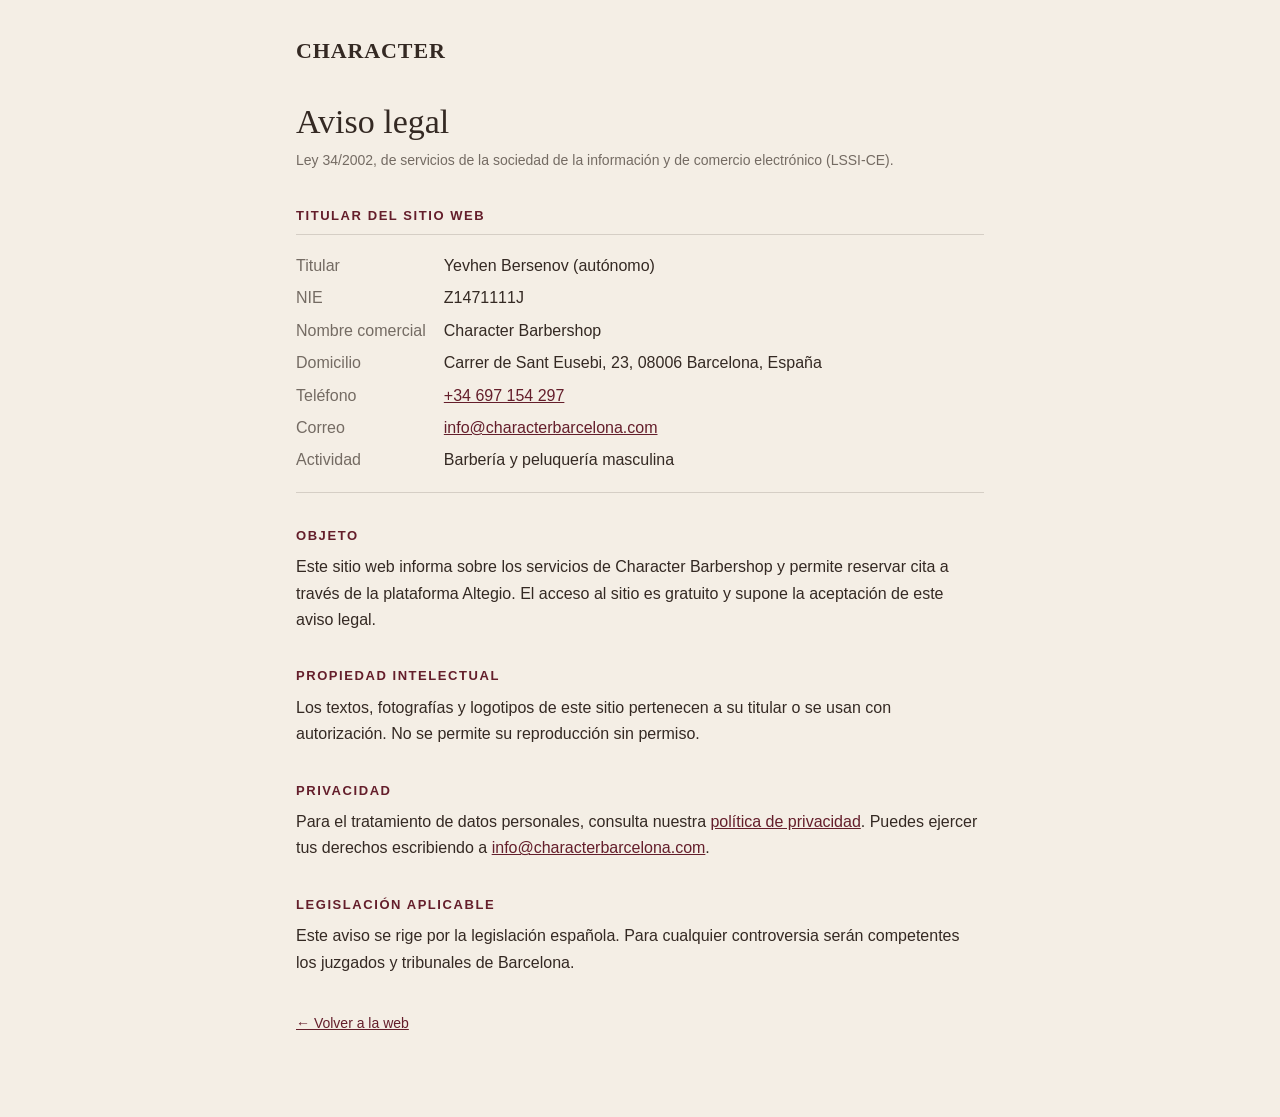
<file: aviso-legal/index.html>
<!doctype html>
<html lang="es">
<head>
<meta charset="utf-8">
<meta name="viewport" content="width=device-width, initial-scale=1">
<title>Aviso legal | Character Barbershop</title>
<meta name="description" content="Aviso legal y datos del titular de Character Barbershop, Barcelona.">
<meta name="robots" content="noindex, follow">
<link rel="canonical" href="https://characterbarcelona.com/aviso-legal/">
<link rel="icon" href="/assets/favicon.svg" type="image/svg+xml">
<style>
  :root { --paper:#f4eee5; --ink:#342923; --accent:#641e2b; --muted:#746b63; --line:#34292329; }
  * { box-sizing:border-box; }
  body { margin:0; background:var(--paper); color:var(--ink); font:16px/1.65 Arial,Helvetica,sans-serif; }
  main { max-width:720px; margin:0 auto; padding:40px 16px 72px; }
  .brand { font:700 22px/1 Georgia,'Times New Roman',serif; letter-spacing:.04em; color:var(--ink); text-decoration:none; }
  h1 { font:400 34px/1.15 Georgia,'Times New Roman',serif; margin:36px 0 8px; }
  h2 { font-size:13px; letter-spacing:.12em; text-transform:uppercase; color:var(--accent); margin:32px 0 8px; }
  p, li { margin:0 0 10px; }
  dl { display:grid; grid-template-columns:max-content 1fr; gap:6px 18px; margin:0; padding:18px 0; border-top:1px solid var(--line); border-bottom:1px solid var(--line); }
  dt { color:var(--muted); } dd { margin:0; }
  a { color:var(--accent); }
  .muted { color:var(--muted); font-size:14px; }
  @media (max-width:480px) { dl { grid-template-columns:1fr; gap:2px; } dd { margin-bottom:10px; } h1 { font-size:28px; } }
</style>
</head>
<body>
<main>
  <a class="brand" href="/es/">CHARACTER</a>
  <h1>Aviso legal</h1>
  <p class="muted">Ley 34/2002, de servicios de la sociedad de la información y de comercio electrónico (LSSI-CE).</p>

  <h2>Titular del sitio web</h2>
  <dl>
    <dt>Titular</dt><dd>Yevhen Bersenov (autónomo)</dd>
    <dt>NIE</dt><dd>Z1471111J</dd>
    <dt>Nombre comercial</dt><dd>Character Barbershop</dd>
    <dt>Domicilio</dt><dd>Carrer de Sant Eusebi, 23, 08006 Barcelona, España</dd>
    <dt>Teléfono</dt><dd><a href="tel:+34697154297">+34 697 154 297</a></dd>
    <dt>Correo</dt><dd><a href="mailto:info@characterbarcelona.com">info@characterbarcelona.com</a></dd>
    <dt>Actividad</dt><dd>Barbería y peluquería masculina</dd>
  </dl>

  <h2>Objeto</h2>
  <p>Este sitio web informa sobre los servicios de Character Barbershop y permite reservar cita a través de la plataforma Altegio. El acceso al sitio es gratuito y supone la aceptación de este aviso legal.</p>

  <h2>Propiedad intelectual</h2>
  <p>Los textos, fotografías y logotipos de este sitio pertenecen a su titular o se usan con autorización. No se permite su reproducción sin permiso.</p>

  <h2>Privacidad</h2>
  <p>Para el tratamiento de datos personales, consulta nuestra <a href="https://yevgoai.github.io/bcn-barber-privacy/">política de privacidad</a>. Puedes ejercer tus derechos escribiendo a <a href="mailto:info@characterbarcelona.com">info@characterbarcelona.com</a>.</p>

  <h2>Legislación aplicable</h2>
  <p>Este aviso se rige por la legislación española. Para cualquier controversia serán competentes los juzgados y tribunales de Barcelona.</p>

  <p class="muted" style="margin-top:36px"><a href="/es/">← Volver a la web</a></p>
</main>
</body>
</html>
</file>
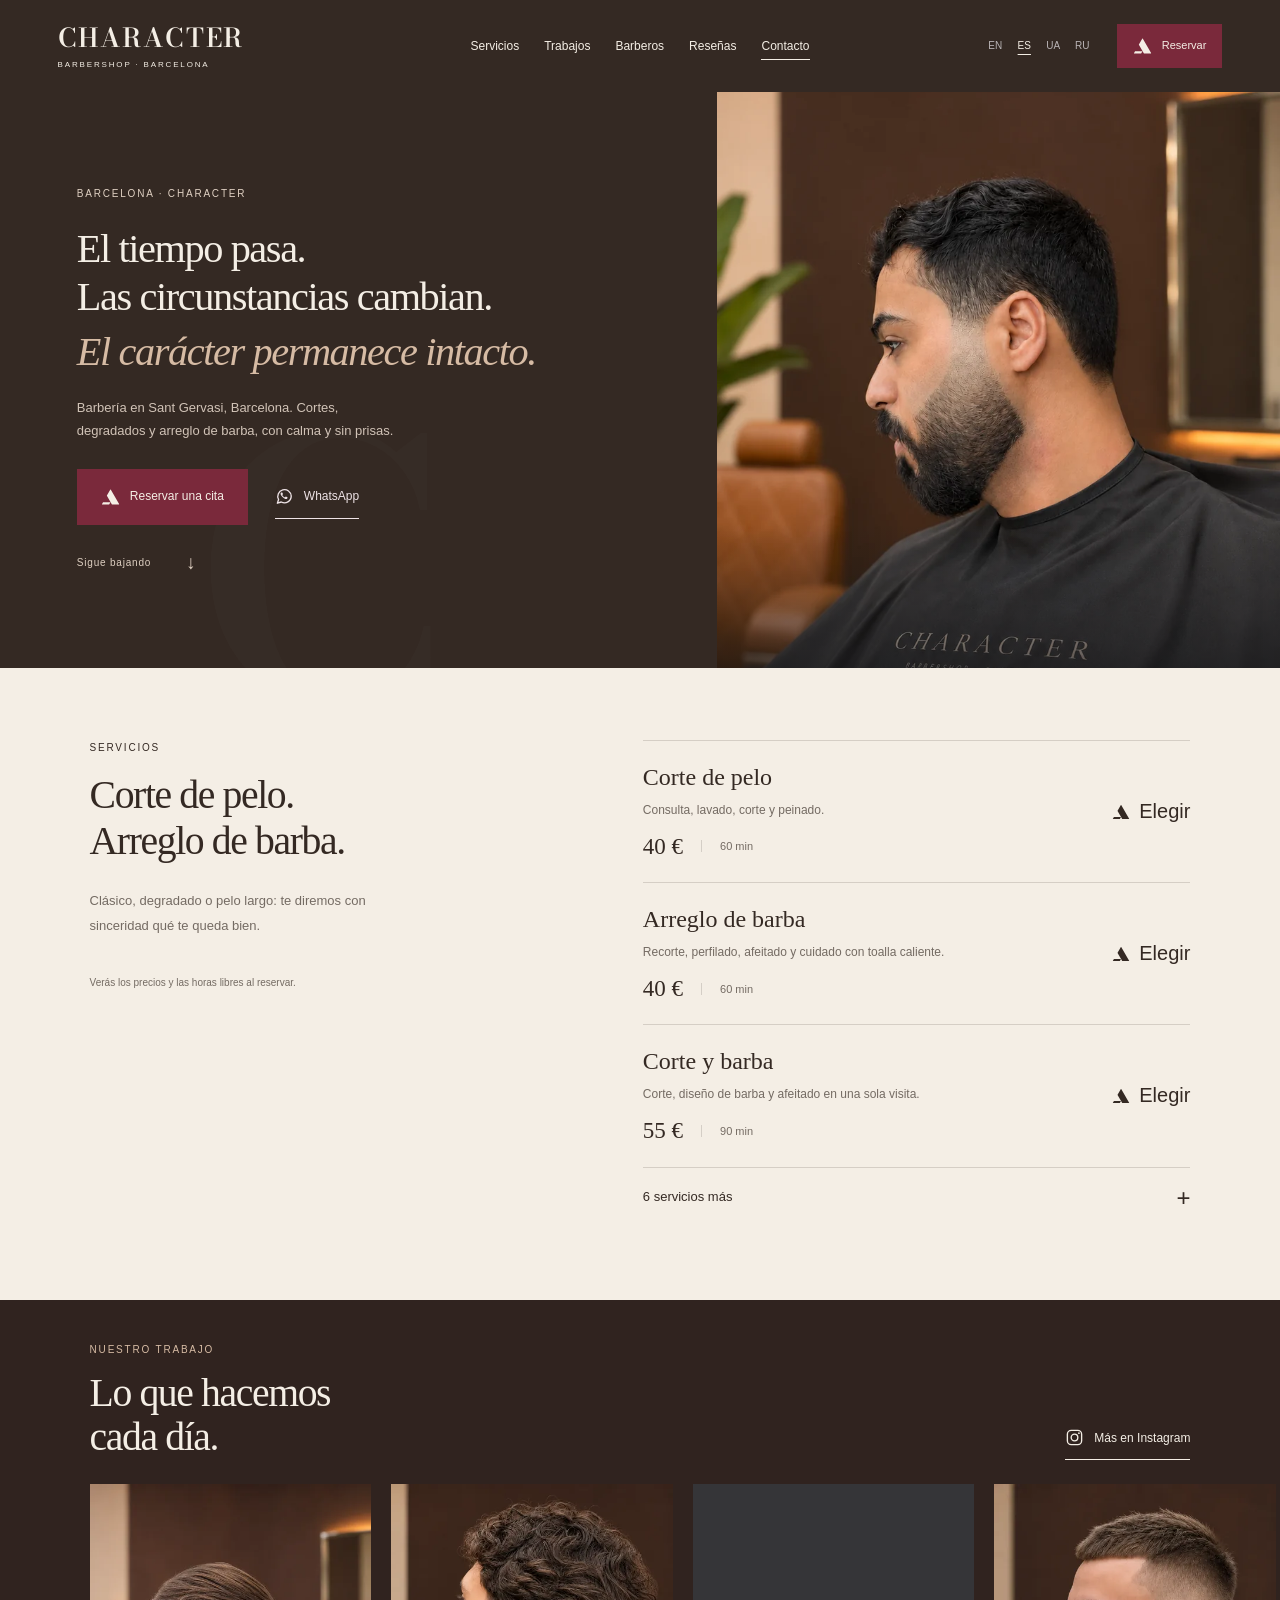
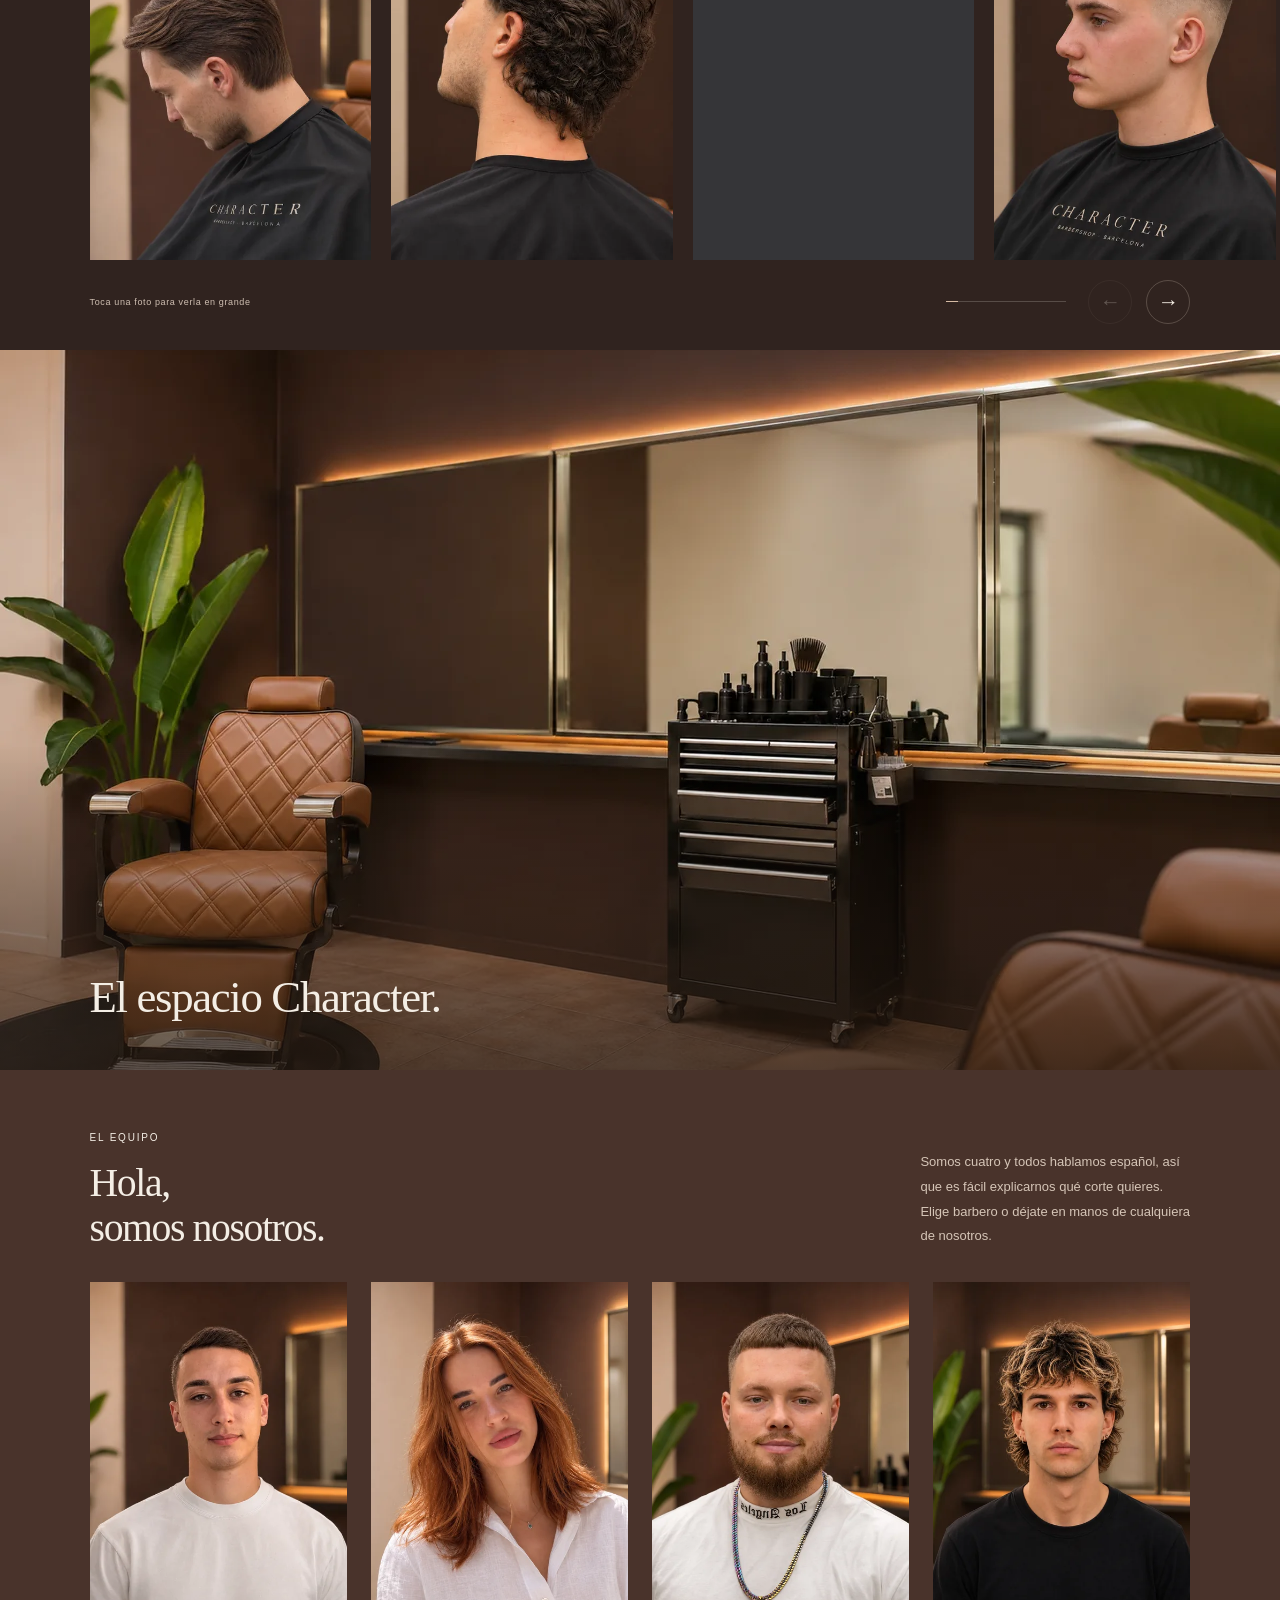
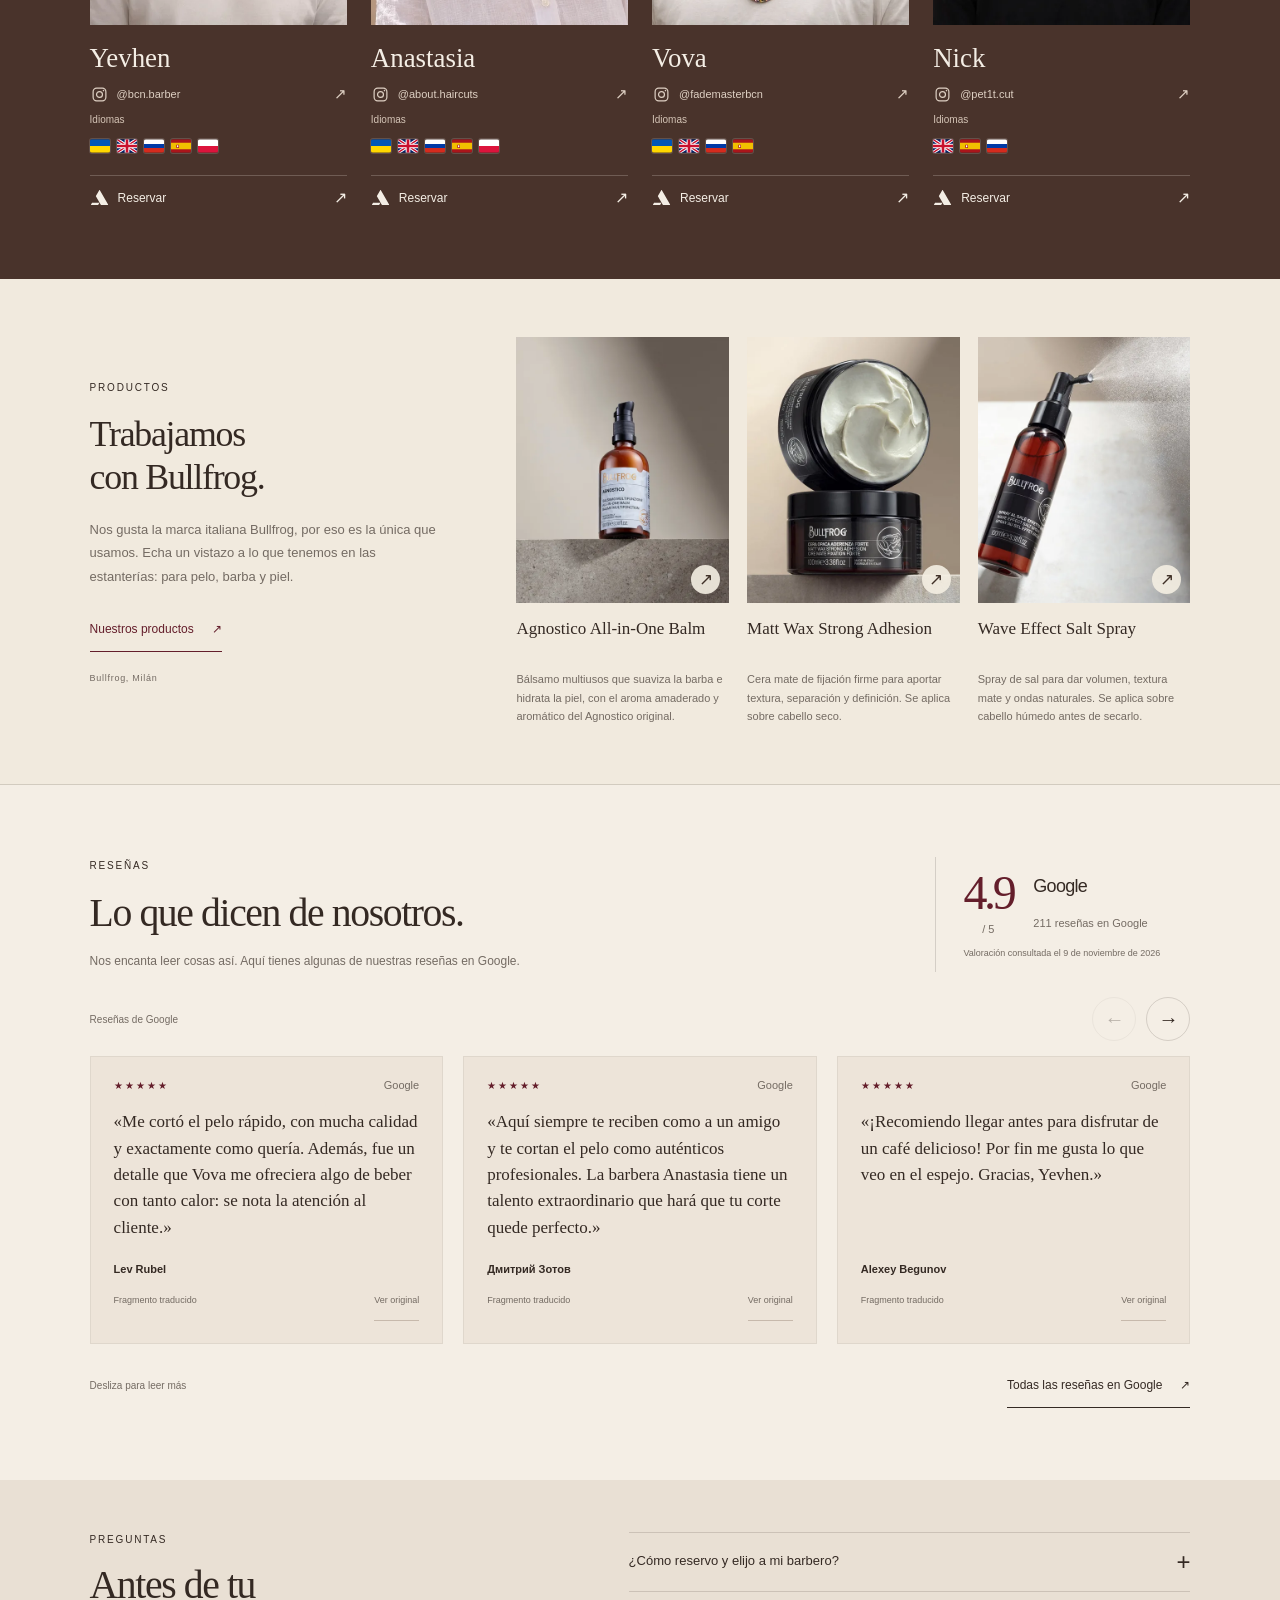
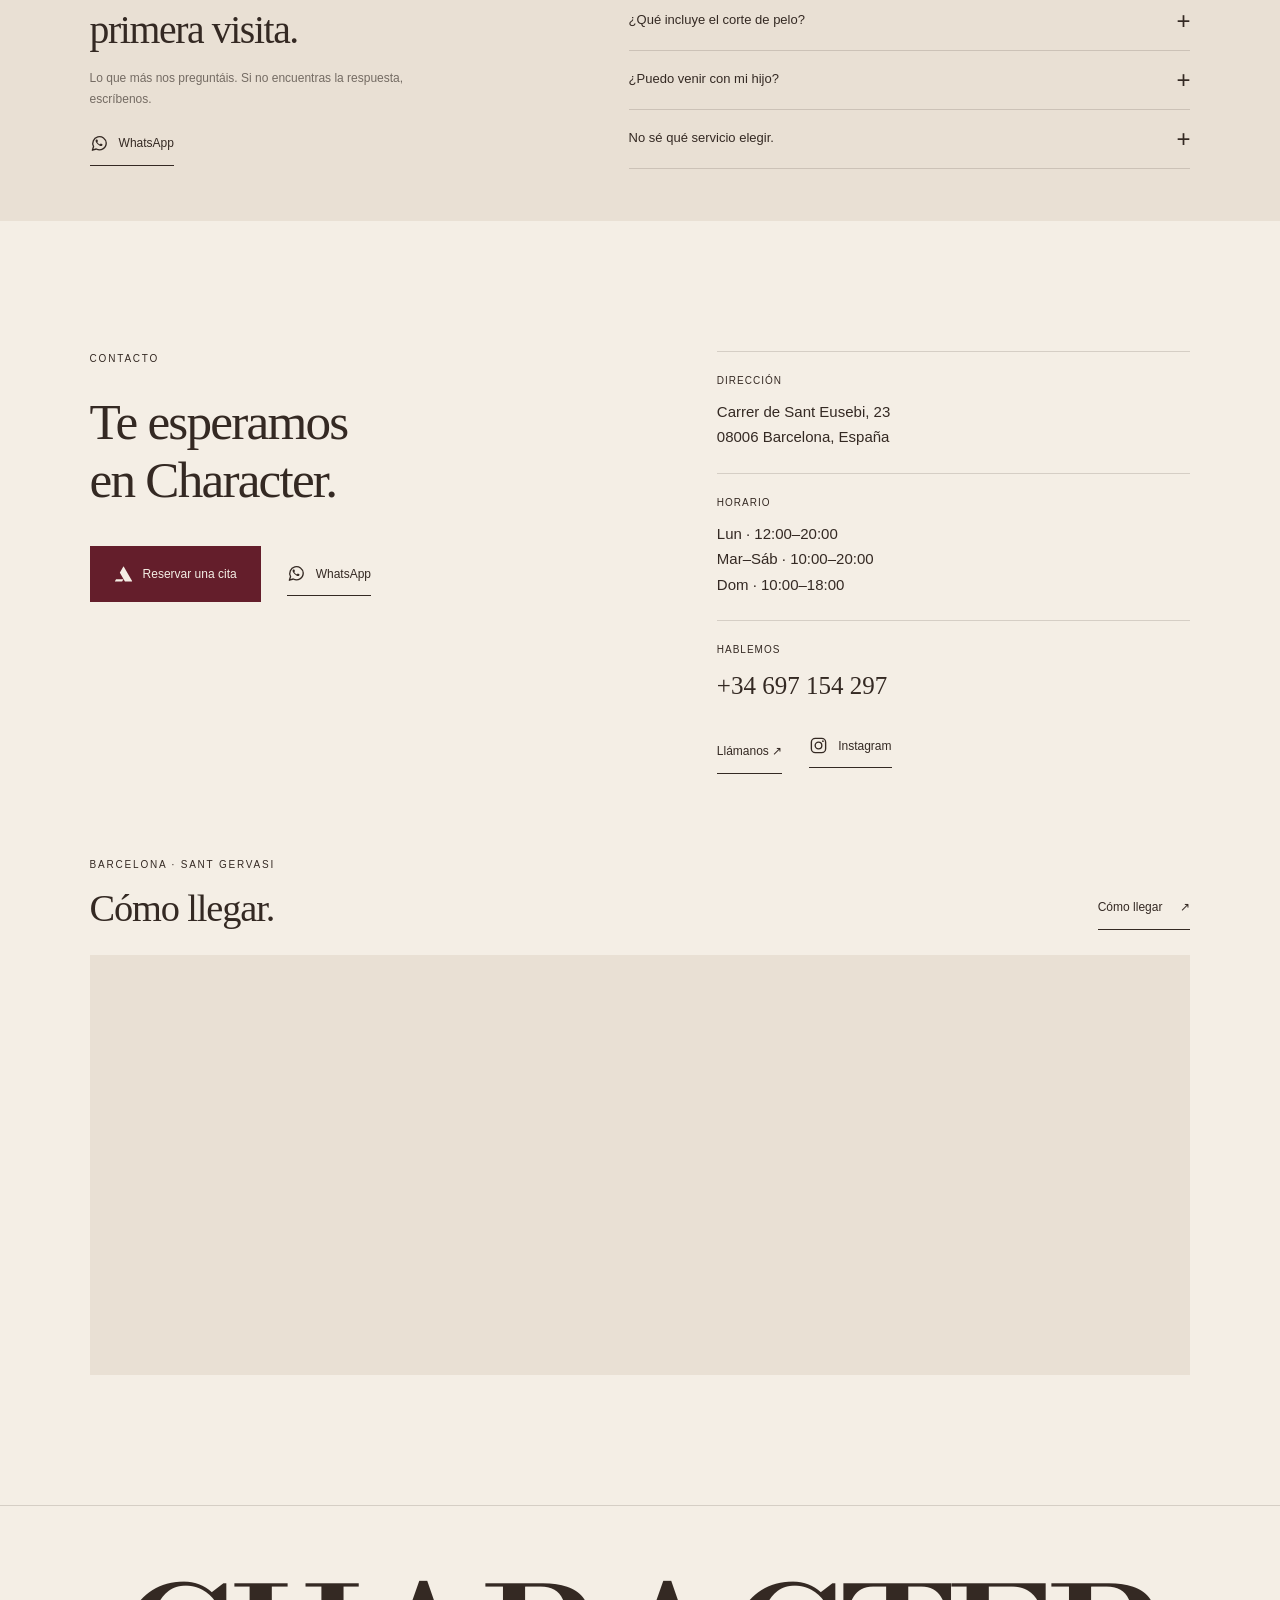
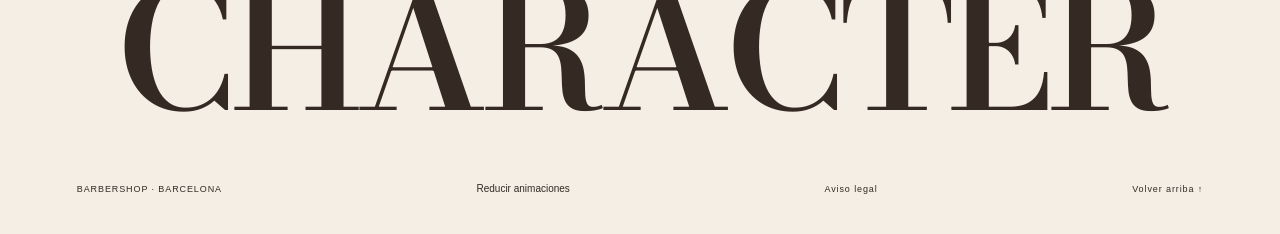
<file: es/index.html>
<!doctype html>
<html lang="es">
<head>
  <meta charset="utf-8">
<meta name="facebook-domain-verification" content="catnfvx00z3ga2xudbu41z5t7webw6"><meta name="viewport" content="width=device-width,initial-scale=1,viewport-fit=cover">
  <title>Barbería en Barcelona · Sant Gervasi | Character</title>
  <meta name="theme-color" content="#342923">
  <link rel="icon" href="/assets/favicon.svg" type="image/svg+xml">
  <link rel="preload" href="/assets/character-display.ttf" as="font" type="font/ttf" crossorigin>
  <link rel="preload" href="/assets/portraits/img_2643-800.webp" as="image" imagesrcset="/assets/portraits/img_2643-800.webp 800w, /assets/portraits/img_2643-1086.webp 1086w" imagesizes="(max-width: 760px) 100vw, 52vw">
  <link rel="stylesheet" href="/styles.css?v=clean-labels-1"><link rel="stylesheet" href="/rituals.css"><script src="/app.js?v=human-copy-2" defer></script><script src="/rituals.js?v=seo-1" defer></script>
  <link rel="stylesheet" href="/portfolio.css?v=clean-labels-1"><link rel="stylesheet" href="/team.css?v=character-team-5"><link rel="stylesheet" href="/mobile-type.css?v=1">
<meta name="description" content="Cortes de pelo para hombre, degradados, pelo largo y arreglo de barba en Sant Gervasi, Barcelona. Conoce a los barberos de Character y reserva online."><meta name="robots" content="index,follow,max-image-preview:large"><link rel="canonical" href="https://characterbarcelona.com/es/"><link rel="alternate" hreflang="en" href="https://characterbarcelona.com/"><link rel="alternate" hreflang="es" href="https://characterbarcelona.com/es/"><link rel="alternate" hreflang="uk" href="https://characterbarcelona.com/uk/"><link rel="alternate" hreflang="ru" href="https://characterbarcelona.com/ru/"><link rel="alternate" hreflang="x-default" href="https://characterbarcelona.com/"><meta property="og:type" content="website"><meta property="og:site_name" content="Character Barbershop"><meta property="og:title" content="Barbería en Barcelona · Sant Gervasi | Character"><meta property="og:description" content="Cortes de pelo para hombre, degradados, pelo largo y arreglo de barba en Sant Gervasi, Barcelona. Conoce a los barberos de Character y reserva online."><meta property="og:url" content="https://characterbarcelona.com/es/"><meta property="og:locale" content="es_ES"><meta property="og:image" content="https://characterbarcelona.com/assets/interior-1280.webp"><meta property="og:image:width" content="1280"><meta property="og:image:height" content="853"><meta property="og:image:type" content="image/webp"><meta property="og:image:alt" content="Visualización del interior beige y chocolate de Character"><meta property="og:locale:alternate" content="en_GB"><meta property="og:locale:alternate" content="uk_UA"><meta property="og:locale:alternate" content="ru_RU"><meta name="twitter:card" content="summary_large_image"><meta name="twitter:title" content="Barbería en Barcelona · Sant Gervasi | Character"><meta name="twitter:description" content="Cortes de pelo para hombre, degradados, pelo largo y arreglo de barba en Sant Gervasi, Barcelona. Conoce a los barberos de Character y reserva online."><meta name="twitter:image" content="https://characterbarcelona.com/assets/interior-1280.webp"><meta name="twitter:image:alt" content="Visualización del interior beige y chocolate de Character"><script type="application/json" id="seo-config">{"origin":"https://characterbarcelona.com","languages":{"en":{"path":"/","locale":"en_GB","title":"Barbershop in Barcelona · Sant Gervasi | Character","description":"Men’s haircuts, skin fades, longer styles and beard trims at Character in Sant Gervasi, Barcelona. English-speaking barbers. Book online."},"es":{"path":"/es/","locale":"es_ES","title":"Barbería en Barcelona · Sant Gervasi | Character","description":"Cortes de pelo para hombre, degradados, pelo largo y arreglo de barba en Sant Gervasi, Barcelona. Conoce a los barberos de Character y reserva online."},"uk":{"path":"/uk/","locale":"uk_UA","title":"Барбершоп у Барселоні — стрижки та борода | Character","description":"Чоловічі стрижки, фейд, довге волосся та оформлення бороди у Sant Gervasi, Барселона. Україномовні барбери Character. Онлайн-запис."},"ru":{"path":"/ru/","locale":"ru_RU","title":"Барбершоп в Барселоне — стрижки и борода | Character","description":"Мужские стрижки, фейд, удлинённые волосы и оформление бороды в Sant Gervasi, Барселона. Русскоязычные барберы Character. Запись онлайн."}}}</script><script type="application/ld+json" id="business-schema">{"@context":"https://schema.org","@graph":[{"@type":"HairSalon","@id":"https://characterbarcelona.com/#barbershop","name":"Character Barbershop","url":"https://characterbarcelona.com/","telephone":"+34697154297","image":"https://characterbarcelona.com/assets/interior-1280.webp","address":{"@type":"PostalAddress","streetAddress":"Carrer de Sant Eusebi, 23","addressLocality":"Barcelona","addressRegion":"Catalunya","postalCode":"08006","addressCountry":"ES"},"geo":{"@type":"GeoCoordinates","latitude":41.4013683,"longitude":2.1492276},"hasMap":"https://www.google.com/maps?cid=2648370291810908901","sameAs":["https://www.instagram.com/character.barcelona/"],"currenciesAccepted":"EUR","potentialAction":{"@type":"ReserveAction","target":"https://character.altegio.me/"},"openingHoursSpecification":[{"@type":"OpeningHoursSpecification","dayOfWeek":["https://schema.org/Monday"],"opens":"12:00","closes":"20:00"},{"@type":"OpeningHoursSpecification","dayOfWeek":["https://schema.org/Tuesday","https://schema.org/Wednesday","https://schema.org/Thursday","https://schema.org/Friday","https://schema.org/Saturday"],"opens":"10:00","closes":"20:00"},{"@type":"OpeningHoursSpecification","dayOfWeek":["https://schema.org/Sunday"],"opens":"10:00","closes":"18:00"}]},{"@type":"WebSite","@id":"https://characterbarcelona.com/#website","name":"Character Barbershop","url":"https://characterbarcelona.com/","inLanguage":["en","es","uk","ru"],"publisher":{"@id":"https://characterbarcelona.com/#barbershop"}},{"@type":"WebPage","@id":"https://characterbarcelona.com/es/#webpage","url":"https://characterbarcelona.com/es/","name":"Barbería en Barcelona · Sant Gervasi | Character","description":"Cortes de pelo para hombre, degradados, pelo largo y arreglo de barba en Sant Gervasi, Barcelona. Conoce a los barberos de Character y reserva online.","inLanguage":"es","isPartOf":{"@id":"https://characterbarcelona.com/#website"},"about":{"@id":"https://characterbarcelona.com/#barbershop"}}]}</script></head>
<body>
  <svg class="icon-sprite" xmlns="http://www.w3.org/2000/svg" aria-hidden="true" focusable="false">
<symbol id="icon-instagram" viewbox="0 0 24 24"><rect x="3" y="3" width="18" height="18" rx="5" fill="none" stroke="currentColor" stroke-width="1.7"></rect><circle cx="12" cy="12" r="4.2" fill="none" stroke="currentColor" stroke-width="1.7"></circle><circle cx="17.6" cy="6.5" r="1.1" fill="currentColor"></circle></symbol>
<symbol id="icon-whatsapp" viewbox="0 0 24 24"><path d="M20.5 11.5a8.5 8.5 0 0 1-12.6 7.45L3 20.5l1.5-4.7A8.5 8.5 0 1 1 20.5 11.5Z" fill="none" stroke="currentColor" stroke-width="1.7" stroke-linejoin="round"></path><path d="M8.2 6.9c-.45 0-1.15.68-1.15 1.7 0 1.05.75 2.36 2.36 3.95 1.61 1.59 3.46 2.55 4.63 2.55.83 0 1.7-.63 1.75-1.22l.04-.55c.02-.22-.1-.38-.3-.48l-1.65-.81c-.22-.1-.4-.06-.55.13l-.63.8c-.12.15-.28.18-.46.1-1.12-.47-2.3-1.57-2.88-2.68-.1-.18-.08-.32.07-.48l.57-.65c.13-.16.18-.33.1-.54l-.77-1.61c-.1-.2-.25-.3-.47-.3h-.66Z" fill="currentColor"></path></symbol>
<symbol id="icon-altegio" viewbox="120 150 760 660"><path d="M843.959 764.552C847.021 769.856 843.193 776.486 837.07 776.486H558.335C555.493 776.486 552.867 774.97 551.446 772.508L355.39 432.861C353.969 430.4 353.969 427.367 355.39 424.905L494.757 183.464C497.819 178.16 505.474 178.16 508.536 183.464L843.959 764.552Z" fill="currentColor"></path><path d="M202.24 690.218C203.661 687.756 206.287 686.24 209.129 686.24H493.127C496.913 686.24 499.279 690.339 497.386 693.618L451.849 772.507C450.428 774.969 447.802 776.485 444.96 776.485H160.962C157.176 776.485 154.81 772.386 156.703 769.107L202.24 690.218Z" fill="currentColor"></path></symbol>
<symbol id="flag-uk" viewbox="0 0 30 20"><path fill="#0057b7" d="M0 0h30v10H0z"></path><path fill="#ffd700" d="M0 10h30v10H0z"></path></symbol>
<symbol id="flag-en" viewbox="0 0 30 20"><path fill="#012169" d="M0 0h30v20H0z"></path><path stroke="#fff" stroke-width="5" d="m0 0 30 20M30 0 0 20"></path><path stroke="#c8102e" stroke-width="2" d="m0 0 30 20M30 0 0 20"></path><path stroke="#fff" stroke-width="7" d="M15 0v20M0 10h30"></path><path stroke="#c8102e" stroke-width="4" d="M15 0v20M0 10h30"></path></symbol>
<symbol id="flag-ru" viewbox="0 0 30 20"><path fill="#fff" d="M0 0h30v7H0z"></path><path fill="#0039a6" d="M0 7h30v6H0z"></path><path fill="#d52b1e" d="M0 13h30v7H0z"></path></symbol>
<symbol id="flag-es" viewbox="0 0 30 20"><path fill="#aa151b" d="M0 0h30v20H0z"></path><path fill="#f1bf00" d="M0 5h30v10H0z"></path><path fill="#aa151b" d="M8 8h4v5H8z"></path><path fill="#fff" d="M9 9h2v3H9z"></path></symbol>
<symbol id="flag-pl" viewbox="0 0 30 20"><path fill="#fff" d="M0 0h30v10H0z"></path><path fill="#dc143c" d="M0 10h30v10H0z"></path></symbol>
</svg>
  <div id="top" aria-hidden="true"></div>
  <a class="skip-link" href="#main" data-t="skip">Ir al contenido</a>
  <div class="reading-progress" aria-hidden="true"></div>
  <header class="header">
    <a class="brand" href="#top" aria-label="Character Barbershop — inicio">CHARACTER<span>BARBERSHOP · BARCELONA</span></a>
    <nav class="navigation" aria-label="Navegación principal"><a href="#services" data-t="services">Servicios</a><a href="#works" data-t="works">Trabajos</a><a href="#team" data-t="team">Barberos</a><a href="#reviews" data-t="reviews">Reseñas</a><a href="#contact" data-t="contact">Contacto</a></nav>
    <div class="header-actions"><div class="languages" aria-label="Idioma del sitio"><a data-lang="en" lang="en" aria-label="English" title="English" href="/" hreflang="en">EN</a><a data-lang="es" lang="es" aria-label="Español" title="Español" href="/es/" hreflang="es" aria-current="true">ES</a><a data-lang="uk" lang="uk" aria-label="Українська" title="Українська" href="/uk/" hreflang="uk">UA</a><a data-lang="ru" lang="ru" aria-label="Русский" title="Русский" href="/ru/" hreflang="ru">RU</a></div><button class="has-app-icon button header-book" data-action="book"><svg class="app-icon app-icon-altegio" aria-hidden="true" focusable="false"><use href="#icon-altegio"></use></svg><span data-t="book">Reservar</span></button></div>
  </header>
  <main id="main">
    <section class="hero" aria-labelledby="hero-title">
      <div class="hero-copy"><span class="eyebrow">BARCELONA · CHARACTER</span><h1 id="hero-title" class="hero-motto"><span data-t="heroOne">El tiempo pasa.</span> <span data-t="heroTwo">Las circunstancias cambian.</span> <em data-t="heroThree">El carácter permanece intacto.</em></h1><p class="hero-description" data-t="heroDescription">Barbería en Sant Gervasi, Barcelona. Cortes, degradados y arreglo de barba, con calma y sin prisas.</p><div class="hero-actions"><button class="has-app-icon button" data-action="book"><svg class="app-icon app-icon-altegio" aria-hidden="true" focusable="false"><use href="#icon-altegio"></use></svg><span data-t="bookVisit">Reservar una cita</span></button><button class="has-app-icon text-link" data-action="whatsapp"><svg class="app-icon app-icon-whatsapp" aria-hidden="true" focusable="false"><use href="#icon-whatsapp"></use></svg><span>WhatsApp</span></button></div><a class="explore" href="#services"><span data-t="explore">Sigue bajando</span><span aria-hidden="true">↓</span></a></div>
      <div class="hero-photo"><img src="/assets/portraits/img_2643-1086.webp" srcset="/assets/portraits/img_2643-800.webp 800w, /assets/portraits/img_2643-1086.webp 1086w" sizes="(max-width: 760px) 100vw, 52vw" width="1086" height="1448" fetchpriority="high" alt="Cabello oscuro y barba definida de perfil"></div>
      <div class="hero-watermark" aria-hidden="true">C</div>
    </section>

    <section class="section services-section" id="services" aria-labelledby="services-title">
      <div class="section-intro" data-reveal><span class="eyebrow" data-t="servicesKicker">Servicios</span><h2 id="services-title" data-t="servicesTitle">Corte de pelo.<br>Arreglo de barba.</h2><p data-t="servicesIntro">Clásico, degradado o pelo largo: te diremos con sinceridad qué te queda bien.</p><span class="section-note" data-t="pricesNote">Verás los precios y las horas libres al reservar.</span></div>
      <div class="service-list">
        <article class="service-row"><div class="service-content"><h3 data-t="haircut">Corte de pelo</h3><p data-t="haircutText">Consulta, lavado, corte y peinado.</p><div class="service-meta"><strong>40 €</strong><span data-t="duration60">60 min</span></div></div><button class="has-app-icon service-button" data-action="book" data-service="haircut" aria-label="Book a visit: Men’s haircut"><svg class="app-icon app-icon-altegio" aria-hidden="true" focusable="false"><use href="#icon-altegio"></use></svg><span data-t="choose">Elegir</span></button></article>
        <article class="service-row"><div class="service-content"><h3 data-t="beard">Arreglo de barba</h3><p data-t="beardText">Recorte, perfilado, afeitado y cuidado con toalla caliente.</p><div class="service-meta"><strong>40 €</strong><span data-t="duration60">60 min</span></div></div><button class="has-app-icon service-button" data-action="book" data-service="beard" aria-label="Book a visit: Beard grooming"><svg class="app-icon app-icon-altegio" aria-hidden="true" focusable="false"><use href="#icon-altegio"></use></svg><span data-t="choose">Elegir</span></button></article>
        <article class="service-row"><div class="service-content"><h3 data-t="combo">Corte y barba</h3><p data-t="comboText">Corte, diseño de barba y afeitado en una sola visita.</p><div class="service-meta"><strong>55 €</strong><span data-t="duration90">90 min</span></div></div><button class="has-app-icon service-button" data-action="book" data-service="combo" aria-label="Book a visit: Haircut &amp; beard"><svg class="app-icon app-icon-altegio" aria-hidden="true" focusable="false"><use href="#icon-altegio"></use></svg><span data-t="choose">Elegir</span></button></article>
        <details class="more-services"><summary><span data-t="moreServices">6 servicios más</span><span class="disclosure-symbol" aria-hidden="true">+</span></summary>
        <article class="service-row"><div class="service-content"><h3 data-t="longHair">Corte de pelo largo</h3><div class="service-meta"><strong>50 €</strong><span data-t="duration60">60 min</span></div></div><button class="has-app-icon service-button" data-action="book" data-service="longHair" aria-label="Book a visit: Longer haircut"><svg class="app-icon app-icon-altegio" aria-hidden="true" focusable="false"><use href="#icon-altegio"></use></svg><span data-t="choose">Elegir</span></button></article>
        <article class="service-row"><div class="service-content"><h3 data-t="longCombo">Corte de pelo largo y barba</h3><div class="service-meta"><strong>70 €</strong><span data-t="duration120">120 min</span></div></div><button class="has-app-icon service-button" data-action="book" data-service="longCombo" aria-label="Book a visit: Longer haircut &amp; beard"><svg class="app-icon app-icon-altegio" aria-hidden="true" focusable="false"><use href="#icon-altegio"></use></svg><span data-t="choose">Elegir</span></button></article>
        <article class="service-row"><div class="service-content"><h3 data-t="fatherSon">Padre e hijo menor de 10 años</h3><p class="service-specialist" data-t="fatherSonText">Solo con Vova: elígelo al reservar.</p><div class="service-meta"><strong>65 €</strong><span data-t="duration120">120 min</span></div></div><button class="has-app-icon service-button" data-action="book" data-service="fatherSon" aria-label="Book a visit: Father &amp; son under 10"><svg class="app-icon app-icon-altegio" aria-hidden="true" focusable="false"><use href="#icon-altegio"></use></svg><span data-t="choose">Elegir</span></button></article>
        <article class="service-row"><div class="service-content"><h3 data-t="facial">Cuidado facial Bullfrog</h3><div class="service-meta"><strong>30 €</strong><span data-t="duration30">30 min</span></div></div><button class="has-app-icon service-button" data-action="book" data-service="facial" aria-label="Book a visit: Bullfrog facial care"><svg class="app-icon app-icon-altegio" aria-hidden="true" focusable="false"><use href="#icon-altegio"></use></svg><span data-t="choose">Elegir</span></button></article>
        <article class="service-row"><div class="service-content"><h3 data-t="camouflage">Camuflaje de canas en pelo / barba</h3><div class="service-meta"><strong>25 €</strong><span data-t="duration30">30 min</span></div></div><button class="has-app-icon service-button" data-action="book" data-service="camouflage" aria-label="Book a visit: Hair / beard grey blending"><svg class="app-icon app-icon-altegio" aria-hidden="true" focusable="false"><use href="#icon-altegio"></use></svg><span data-t="choose">Elegir</span></button></article>
        <article class="service-row"><div class="service-content"><h3 data-t="wax">Depilación con cera</h3><div class="service-meta"><strong>5 €</strong></div></div><button class="has-app-icon service-button" data-action="book" data-service="wax" aria-label="Book a visit: Waxing"><svg class="app-icon app-icon-altegio" aria-hidden="true" focusable="false"><use href="#icon-altegio"></use></svg><span data-t="choose">Elegir</span></button></article>
        </details>
      </div>
    </section>

    <section class="gallery-section" id="works" aria-labelledby="works-title">
      <div class="gallery-pin"><div class="gallery-heading"><div><span class="eyebrow" data-t="worksKicker">Nuestro trabajo</span><h2 id="works-title" data-t="worksTitle">Lo que hacemos<br>cada día.</h2></div><a class="has-app-icon text-link" href="https://www.instagram.com/character.barcelona/" target="_blank" rel="noopener noreferrer"><svg class="app-icon app-icon-instagram" aria-hidden="true" focusable="false"><use href="#icon-instagram"></use></svg><span data-t="moreWorks">Más en Instagram</span></a></div>
        <div class="gallery-window" tabindex="0" role="region" data-aria-t="galleryTitle" aria-label="Trabajos de Character"><div class="gallery-track">
          <figure class="gallery-card"><a class="portrait-open" href="/assets/portraits/img_8413-1086.webp" data-portrait="0" aria-label="Ampliar fotografía: Cabello castaño peinado hacia atrás, de perfil"><img src="/assets/portraits/img_8413-800.webp" srcset="/assets/portraits/img_8413-480.webp 480w, /assets/portraits/img_8413-800.webp 800w" sizes="(max-width:760px) 72vw, 285px" width="1086" height="1448" loading="lazy" decoding="async" alt="Cabello castaño peinado hacia atrás, de perfil"></a></figure>
          <figure class="gallery-card"><a class="portrait-open" href="/assets/portraits/img_0711-1086.webp" data-portrait="1" aria-label="Ampliar fotografía: Rizos largos vistos desde atrás"><img src="/assets/portraits/img_0711-800.webp" srcset="/assets/portraits/img_0711-480.webp 480w, /assets/portraits/img_0711-800.webp 800w" sizes="(max-width:760px) 72vw, 285px" width="1086" height="1448" loading="lazy" decoding="async" alt="Rizos largos vistos desde atrás"></a></figure>
          <figure class="gallery-card"><a class="portrait-open" href="/assets/portraits/img_2643-1086.webp" data-portrait="2" aria-label="Ampliar fotografía: Cabello oscuro y barba definida de perfil"><img src="/assets/portraits/img_2643-800.webp" srcset="/assets/portraits/img_2643-480.webp 480w, /assets/portraits/img_2643-800.webp 800w" sizes="(max-width:760px) 72vw, 285px" width="1086" height="1448" loading="lazy" decoding="async" alt="Cabello oscuro y barba definida de perfil"></a></figure>
          <figure class="gallery-card"><a class="portrait-open" href="/assets/portraits/img_5461-1086.webp" data-portrait="3" aria-label="Ampliar fotografía: Corte corto con degradado a piel"><img src="/assets/portraits/img_5461-800.webp" srcset="/assets/portraits/img_5461-480.webp 480w, /assets/portraits/img_5461-800.webp 800w" sizes="(max-width:760px) 72vw, 285px" width="1086" height="1448" loading="lazy" decoding="async" alt="Corte corto con degradado a piel"></a></figure>
          <figure class="gallery-card"><a class="portrait-open" href="/assets/portraits/img_5343-1086.webp" data-portrait="4" aria-label="Ampliar fotografía: Cabello oscuro texturizado con degradado"><img src="/assets/portraits/img_5343-800.webp" srcset="/assets/portraits/img_5343-480.webp 480w, /assets/portraits/img_5343-800.webp 800w" sizes="(max-width:760px) 72vw, 285px" width="1086" height="1448" loading="lazy" decoding="async" alt="Cabello oscuro texturizado con degradado"></a></figure>
          <figure class="gallery-card"><a class="portrait-open" href="/assets/portraits/img_5868-1086.webp" data-portrait="5" aria-label="Ampliar fotografía: Cabello rizado y barba completa"><img src="/assets/portraits/img_5868-800.webp" srcset="/assets/portraits/img_5868-480.webp 480w, /assets/portraits/img_5868-800.webp 800w" sizes="(max-width:760px) 72vw, 285px" width="1086" height="1448" loading="lazy" decoding="async" alt="Cabello rizado y barba completa"></a></figure>
          <figure class="gallery-card"><a class="portrait-open" href="/assets/portraits/img_7497-1086.webp" data-portrait="6" aria-label="Ampliar fotografía: Cabello oscuro largo a capas, de perfil"><img src="/assets/portraits/img_7497-800.webp" srcset="/assets/portraits/img_7497-480.webp 480w, /assets/portraits/img_7497-800.webp 800w" sizes="(max-width:760px) 72vw, 285px" width="1086" height="1448" loading="lazy" decoding="async" alt="Cabello oscuro largo a capas, de perfil"></a></figure>
        </div></div><div class="gallery-bottom"><span class="gallery-hint" data-t="gallerySwipe">Toca una foto para verla en grande</span><div class="gallery-meter" aria-hidden="true"><span></span></div><div class="portfolio-navigation"><button type="button" data-gallery-prev data-aria-t="galleryPrev" aria-label="Fotografía anterior">←</button><button type="button" data-gallery-next data-aria-t="galleryNext" aria-label="Fotografía siguiente">→</button></div></div>
      </div>
    </section>

    <figure class="interior"><img src="/assets/interior-1280.webp" width="1280" height="853" loading="lazy" decoding="async" alt="Visualización del interior beige y chocolate de Character"><figcaption><span data-t="roomTitle">El espacio Character.</span></figcaption></figure>
<section class="team-section section team-portraits" id="team" aria-labelledby="team-title">
      <div class="team-intro" data-reveal><span class="eyebrow" data-t="teamKicker">El equipo</span><h2 id="team-title" data-t="teamTitle">Hola,<br>somos nosotros.</h2><p data-t="teamIntro">Somos cuatro y todos hablamos español, así que es fácil explicarnos qué corte quieres. Elige barbero o déjate en manos de cualquiera de nosotros.</p></div>
      <div class="team-grid">
        <article class="team-member" data-staff="yevhen">
          <div class="staff-portrait"><img src="/assets/team/yevhen-480.webp?v=2" srcset="/assets/team/yevhen-480.webp?v=2 480w, /assets/team/yevhen-800.webp?v=2 800w" sizes="(max-width:760px) calc((100vw - 60px) / 2), (max-width:1023px) calc((100vw - 120px) / 2), calc((100vw - 180px) / 4)" width="1086" height="1448" loading="lazy" decoding="async" data-staff-name="zhenya" alt="Yevhen"></div>
          <div class="staff-details">
            <h3 data-t="zhenya">Yevhen</h3>
            <a class="staff-instagram" href="https://www.instagram.com/bcn.barber/" target="_blank" rel="noopener noreferrer" aria-label="Instagram @bcn.barber"><svg class="app-icon app-icon-instagram" aria-hidden="true" focusable="false"><use href="#icon-instagram"></use></svg><span>@bcn.barber</span><span class="staff-link-arrow" aria-hidden="true">↗</span></a>
            <div class="member-languages"><span class="language-label" data-t="spokenLanguages">Idiomas</span><div class="language-flags"><span class="language-flag" role="img" tabindex="0" data-title-t="languageUk" data-aria-t="languageUk" title="Ucraniano" aria-label="Ucraniano"><svg aria-hidden="true" focusable="false" viewbox="0 0 30 20"><use href="#flag-uk"></use></svg><span class="flag-tooltip" aria-hidden="true" data-t="languageUk">Ucraniano</span></span><span class="language-flag" role="img" tabindex="0" data-title-t="languageEn" data-aria-t="languageEn" title="Inglés" aria-label="Inglés"><svg aria-hidden="true" focusable="false" viewbox="0 0 30 20"><use href="#flag-en"></use></svg><span class="flag-tooltip" aria-hidden="true" data-t="languageEn">Inglés</span></span><span class="language-flag" role="img" tabindex="0" data-title-t="languageRu" data-aria-t="languageRu" title="Ruso" aria-label="Ruso"><svg aria-hidden="true" focusable="false" viewbox="0 0 30 20"><use href="#flag-ru"></use></svg><span class="flag-tooltip" aria-hidden="true" data-t="languageRu">Ruso</span></span><span class="language-flag" role="img" tabindex="0" data-title-t="languageEs" data-aria-t="languageEs" title="Español" aria-label="Español"><svg aria-hidden="true" focusable="false" viewbox="0 0 30 20"><use href="#flag-es"></use></svg><span class="flag-tooltip" aria-hidden="true" data-t="languageEs">Español</span></span><span class="language-flag" role="img" tabindex="0" data-title-t="languagePl" data-aria-t="languagePl" title="Polaco" aria-label="Polaco"><svg aria-hidden="true" focusable="false" viewbox="0 0 30 20"><use href="#flag-pl"></use></svg><span class="flag-tooltip" aria-hidden="true" data-t="languagePl">Polaco</span></span></div></div>
            <a class="staff-book" href="https://character.altegio.me/company/1355489/personal/select-master?o=m3011526"><svg class="app-icon app-icon-altegio" aria-hidden="true" focusable="false"><use href="#icon-altegio"></use></svg><span data-t="book">Reservar</span><span aria-hidden="true">↗</span></a>
          </div>
        </article>
        <article class="team-member" data-staff="anastasia">
          <div class="staff-portrait"><img src="/assets/team/anastasia-480.webp" srcset="/assets/team/anastasia-480.webp 480w, /assets/team/anastasia-800.webp 800w" sizes="(max-width:760px) calc((100vw - 60px) / 2), (max-width:1023px) calc((100vw - 120px) / 2), calc((100vw - 180px) / 4)" width="1086" height="1448" loading="lazy" decoding="async" data-staff-name="anastasiia" alt="Anastasia"></div>
          <div class="staff-details">
            <h3 data-t="anastasiia">Anastasia</h3>
            <a class="staff-instagram" href="https://www.instagram.com/about.haircuts/" target="_blank" rel="noopener noreferrer" aria-label="Instagram @about.haircuts"><svg class="app-icon app-icon-instagram" aria-hidden="true" focusable="false"><use href="#icon-instagram"></use></svg><span>@about.haircuts</span><span class="staff-link-arrow" aria-hidden="true">↗</span></a>
            <div class="member-languages"><span class="language-label" data-t="spokenLanguages">Idiomas</span><div class="language-flags"><span class="language-flag" role="img" tabindex="0" data-title-t="languageUk" data-aria-t="languageUk" title="Ucraniano" aria-label="Ucraniano"><svg aria-hidden="true" focusable="false" viewbox="0 0 30 20"><use href="#flag-uk"></use></svg><span class="flag-tooltip" aria-hidden="true" data-t="languageUk">Ucraniano</span></span><span class="language-flag" role="img" tabindex="0" data-title-t="languageEn" data-aria-t="languageEn" title="Inglés" aria-label="Inglés"><svg aria-hidden="true" focusable="false" viewbox="0 0 30 20"><use href="#flag-en"></use></svg><span class="flag-tooltip" aria-hidden="true" data-t="languageEn">Inglés</span></span><span class="language-flag" role="img" tabindex="0" data-title-t="languageRu" data-aria-t="languageRu" title="Ruso" aria-label="Ruso"><svg aria-hidden="true" focusable="false" viewbox="0 0 30 20"><use href="#flag-ru"></use></svg><span class="flag-tooltip" aria-hidden="true" data-t="languageRu">Ruso</span></span><span class="language-flag" role="img" tabindex="0" data-title-t="languageEs" data-aria-t="languageEs" title="Español" aria-label="Español"><svg aria-hidden="true" focusable="false" viewbox="0 0 30 20"><use href="#flag-es"></use></svg><span class="flag-tooltip" aria-hidden="true" data-t="languageEs">Español</span></span><span class="language-flag" role="img" tabindex="0" data-title-t="languagePl" data-aria-t="languagePl" title="Polaco" aria-label="Polaco"><svg aria-hidden="true" focusable="false" viewbox="0 0 30 20"><use href="#flag-pl"></use></svg><span class="flag-tooltip" aria-hidden="true" data-t="languagePl">Polaco</span></span></div></div>
            <a class="staff-book" href="https://character.altegio.me/company/1355489/personal/select-master?o=m3011539"><svg class="app-icon app-icon-altegio" aria-hidden="true" focusable="false"><use href="#icon-altegio"></use></svg><span data-t="book">Reservar</span><span aria-hidden="true">↗</span></a>
          </div>
        </article>
        <article class="team-member" data-staff="vova">
          <div class="staff-portrait"><img src="/assets/team/vova-480.webp?v=2" srcset="/assets/team/vova-480.webp?v=2 480w, /assets/team/vova-800.webp?v=2 800w" sizes="(max-width:760px) calc((100vw - 60px) / 2), (max-width:1023px) calc((100vw - 120px) / 2), calc((100vw - 180px) / 4)" width="1086" height="1448" loading="lazy" decoding="async" data-staff-name="vova" alt="Vova"></div>
          <div class="staff-details">
            <h3 data-t="vova">Vova</h3>
            <a class="staff-instagram" href="https://www.instagram.com/fademasterbcn/" target="_blank" rel="noopener noreferrer" aria-label="Instagram @fademasterbcn"><svg class="app-icon app-icon-instagram" aria-hidden="true" focusable="false"><use href="#icon-instagram"></use></svg><span>@fademasterbcn</span><span class="staff-link-arrow" aria-hidden="true">↗</span></a>
            <div class="member-languages"><span class="language-label" data-t="spokenLanguages">Idiomas</span><div class="language-flags"><span class="language-flag" role="img" tabindex="0" data-title-t="languageUk" data-aria-t="languageUk" title="Ucraniano" aria-label="Ucraniano"><svg aria-hidden="true" focusable="false" viewbox="0 0 30 20"><use href="#flag-uk"></use></svg><span class="flag-tooltip" aria-hidden="true" data-t="languageUk">Ucraniano</span></span><span class="language-flag" role="img" tabindex="0" data-title-t="languageEn" data-aria-t="languageEn" title="Inglés" aria-label="Inglés"><svg aria-hidden="true" focusable="false" viewbox="0 0 30 20"><use href="#flag-en"></use></svg><span class="flag-tooltip" aria-hidden="true" data-t="languageEn">Inglés</span></span><span class="language-flag" role="img" tabindex="0" data-title-t="languageRu" data-aria-t="languageRu" title="Ruso" aria-label="Ruso"><svg aria-hidden="true" focusable="false" viewbox="0 0 30 20"><use href="#flag-ru"></use></svg><span class="flag-tooltip" aria-hidden="true" data-t="languageRu">Ruso</span></span><span class="language-flag" role="img" tabindex="0" data-title-t="languageEs" data-aria-t="languageEs" title="Español" aria-label="Español"><svg aria-hidden="true" focusable="false" viewbox="0 0 30 20"><use href="#flag-es"></use></svg><span class="flag-tooltip" aria-hidden="true" data-t="languageEs">Español</span></span></div></div>
            <a class="staff-book" href="https://character.altegio.me/company/1355489/personal/select-master?o=m3011542"><svg class="app-icon app-icon-altegio" aria-hidden="true" focusable="false"><use href="#icon-altegio"></use></svg><span data-t="book">Reservar</span><span aria-hidden="true">↗</span></a>
          </div>
        </article>
        <article class="team-member" data-staff="nikita">
          <div class="staff-portrait"><img src="/assets/team/nikita-480.webp" srcset="/assets/team/nikita-480.webp 480w, /assets/team/nikita-800.webp 800w" sizes="(max-width:760px) calc((100vw - 60px) / 2), (max-width:1023px) calc((100vw - 120px) / 2), calc((100vw - 180px) / 4)" width="1086" height="1448" loading="lazy" decoding="async" data-staff-name="nikita" alt="Nick"></div>
          <div class="staff-details">
            <h3 data-t="nikita">Nick</h3>
            <a class="staff-instagram" href="https://www.instagram.com/pet1t.cut/" target="_blank" rel="noopener noreferrer" aria-label="Instagram @pet1t.cut"><svg class="app-icon app-icon-instagram" aria-hidden="true" focusable="false"><use href="#icon-instagram"></use></svg><span>@pet1t.cut</span><span class="staff-link-arrow" aria-hidden="true">↗</span></a>
            <div class="member-languages"><span class="language-label" data-t="spokenLanguages">Idiomas</span><div class="language-flags"><span class="language-flag" role="img" tabindex="0" data-title-t="languageEn" data-aria-t="languageEn" title="Inglés" aria-label="Inglés"><svg aria-hidden="true" focusable="false" viewbox="0 0 30 20"><use href="#flag-en"></use></svg><span class="flag-tooltip" aria-hidden="true" data-t="languageEn">Inglés</span></span><span class="language-flag" role="img" tabindex="0" data-title-t="languageEs" data-aria-t="languageEs" title="Español" aria-label="Español"><svg aria-hidden="true" focusable="false" viewbox="0 0 30 20"><use href="#flag-es"></use></svg><span class="flag-tooltip" aria-hidden="true" data-t="languageEs">Español</span></span><span class="language-flag" role="img" tabindex="0" data-title-t="languageRu" data-aria-t="languageRu" title="Ruso" aria-label="Ruso"><svg aria-hidden="true" focusable="false" viewbox="0 0 30 20"><use href="#flag-ru"></use></svg><span class="flag-tooltip" aria-hidden="true" data-t="languageRu">Ruso</span></span></div></div>
            <a class="staff-book" href="https://character.altegio.me/company/1355489/personal/select-master?o=m3137285"><svg class="app-icon app-icon-altegio" aria-hidden="true" focusable="false"><use href="#icon-altegio"></use></svg><span data-t="book">Reservar</span><span aria-hidden="true">↗</span></a>
          </div>
        </article>
      </div>
    </section>
    <section class="care-section section" id="care" aria-labelledby="care-title">
      <div class="care-copy" data-reveal><span class="eyebrow" data-t="careKicker">Productos</span><h2 id="care-title" data-t="careTitle">Trabajamos<br>con Bullfrog.</h2><p data-t="careIntro">Nos gusta la marca italiana Bullfrog, por eso es la única que usamos. Echa un vistazo a lo que tenemos en las estanterías: para pelo, barba y piel.</p><button class="text-link" type="button" data-open-catalog><span data-t="careLink">Nuestros productos</span><span aria-hidden="true">↗</span></button><span class="care-foot" data-t="careFoot">Bullfrog, Milán</span></div>
      <div class="care-products"><article class="care-product" data-reveal><button class="care-product-image" type="button" data-open-catalog="agnostico-all-in-one-balm" aria-label="Agnostico All-in-One Balm"><img src="/assets/bullfrog/agnostico-all-in-one-balm.webp" width="640" height="640" loading="lazy" decoding="async" alt="Bullfrog Agnostico All-in-One Balm"><span aria-hidden="true">↗</span></button><h3>Agnostico All-in-One Balm</h3><p data-t="careProduct0">Bálsamo multiusos que suaviza la barba e hidrata la piel, con el aroma amaderado y aromático del Agnostico original.</p></article><article class="care-product" data-reveal><button class="care-product-image" type="button" data-open-catalog="matt-wax-strong-adhesion" aria-label="Matt Wax Strong Adhesion"><img src="/assets/bullfrog/matt-wax-strong-adhesion.webp" width="640" height="640" loading="lazy" decoding="async" alt="Bullfrog Matt Wax Strong Adhesion"><span aria-hidden="true">↗</span></button><h3>Matt Wax Strong Adhesion</h3><p data-t="careProduct1">Cera mate de fijación firme para aportar textura, separación y definición. Se aplica sobre cabello seco.</p></article><article class="care-product" data-reveal><button class="care-product-image" type="button" data-open-catalog="wave-effect-salt-spray" aria-label="Wave Effect Salt Spray"><img src="/assets/bullfrog/wave-effect-salt-spray.webp" width="640" height="640" loading="lazy" decoding="async" alt="Bullfrog Wave Effect Salt Spray"><span aria-hidden="true">↗</span></button><h3>Wave Effect Salt Spray</h3><p data-t="careProduct2">Spray de sal para dar volumen, textura mate y ondas naturales. Se aplica sobre cabello húmedo antes de secarlo.</p></article></div>
    </section>


    <section class="section reviews-section" id="reviews" aria-labelledby="reviews-title">
      <div class="reviews-heading"><div><span class="eyebrow" data-t="reviewsKicker">Reseñas</span><h2 id="reviews-title" data-t="reviewsTitle">Lo que dicen de nosotros.</h2><p class="reviews-intro" data-t="reviewsIntro">Nos encanta leer cosas así. Aquí tienes algunas de nuestras reseñas en Google.</p></div><a class="google-rating" href="https://www.google.com/maps/place/Barbershop+CHARACTER/@41.4002205,2.1491595,16.25z/data=!4m8!3m7!1s0x12a4a3004482ab83:0x24c0e6bfad163ae5!8m2!3d41.4013683!4d2.1492276!9m1!1b1!16s%2Fg%2F11mlq0pkmf" target="_blank" rel="noopener noreferrer"><span class="rating-number">4.9<span>/ 5</span></span><span class="rating-source">Google</span><span data-t="reviewsCount">211 reseñas en Google</span><small data-t="reviewsChecked">Valoración consultada el 9 de noviembre de 2026</small></a></div>
      <div class="review-toolbar"><span data-t="reviewsCurated">Reseñas de Google</span><div class="review-controls"><button type="button" data-review-prev aria-label="Previous reviews" aria-controls="review-rail">←</button><button type="button" data-review-next aria-label="Next reviews" aria-controls="review-rail">→</button></div></div>
      <div class="review-rail" id="review-rail" tabindex="0" aria-label="Reviews"><article class="review-card"><div class="review-card-top"><span class="review-stars" role="img" aria-label="5 out of 5 stars">★★★★★</span><span class="review-source">Google</span></div><blockquote lang="es">«Aquí siempre te reciben como a un amigo y te cortan el pelo como auténticos profesionales. La barbera Anastasia tiene un talento extraordinario que hará que tu corte quede perfecto.»</blockquote><p class="review-author">Дмитрий Зотов</p><span class="review-excerpt">Fragmento traducido</span></article><article class="review-card"><div class="review-card-top"><span class="review-stars" role="img" aria-label="5 out of 5 stars">★★★★★</span><span class="review-source">Google</span></div><blockquote lang="es">«¡Recomiendo llegar antes para disfrutar de un café delicioso! Por fin me gusta lo que veo en el espejo. Gracias, Yevhen.»</blockquote><p class="review-author">Alexey Begunov</p><span class="review-excerpt">Fragmento traducido</span></article><article class="review-card"><div class="review-card-top"><span class="review-stars" role="img" aria-label="5 out of 5 stars">★★★★★</span><span class="review-source">Google</span></div><blockquote lang="es">«Me cortó el pelo rápido, con mucha calidad y exactamente como quería. Además, fue un detalle que Vova me ofreciera algo de beber con tanto calor: se nota la atención al cliente.»</blockquote><p class="review-author">Lev Rubel</p><span class="review-excerpt">Fragmento traducido</span></article></div>
      <div class="reviews-bottom"><span data-t="reviewsHint">Desliza para leer más</span><a class="text-link" href="https://www.google.com/maps/place/Barbershop+CHARACTER/@41.4002205,2.1491595,16.25z/data=!4m8!3m7!1s0x12a4a3004482ab83:0x24c0e6bfad163ae5!8m2!3d41.4013683!4d2.1492276!9m1!1b1!16s%2Fg%2F11mlq0pkmf" target="_blank" rel="noopener noreferrer"><span data-t="reviewsAll">Todas las reseñas en Google</span><span aria-hidden="true">↗</span></a></div>
    </section>

    <section class="section faq-section" id="faq" aria-labelledby="faq-title">
      <div class="section-intro"><span class="eyebrow" data-t="faqKicker">Preguntas</span><h2 id="faq-title" data-t="faqTitle">Antes de tu<br>primera visita.</h2><p data-t="faqIntro">Lo que más nos preguntáis. Si no encuentras la respuesta, escríbenos.</p><button class="has-app-icon text-link" data-action="whatsapp"><svg class="app-icon app-icon-whatsapp" aria-hidden="true" focusable="false"><use href="#icon-whatsapp"></use></svg><span>WhatsApp</span></button></div>
      <div class="faq-list">
        <details class="faq-item"><summary><span data-t="faqBookingQ">¿Cómo reservo y elijo a mi barbero?</span><span class="disclosure-symbol" aria-hidden="true">+</span></summary><p data-t="faqBookingA">Pulsa «Reservar» y se abrirá nuestra página de Altegio. Elige barbero (o «Cualquier especialista»), el servicio y la hora que te venga bien.</p></details>
        <details class="faq-item"><summary><span data-t="faqHaircutQ">¿Qué incluye el corte de pelo?</span><span class="disclosure-symbol" aria-hidden="true">+</span></summary><p data-t="faqHaircutA">Hacemos cortes clásicos para hombre, degradados skin fade, taper y estilos de pelo largo. La visita incluye consulta, lavado, corte, peinado y recomendaciones de cuidado. La cita de corte es de 60 minutos; para pelo largo, elige el servicio específico en Altegio.</p></details>
        <details class="faq-item"><summary><span data-t="faqFamilyQ">¿Puedo venir con mi hijo?</span><span class="disclosure-symbol" aria-hidden="true">+</span></summary><p data-t="faqFamilyA">¡Claro, venid juntos! Os reservamos con dos barberos a la misma hora, para que nadie tenga que esperar. Escríbenos por WhatsApp y lo organizamos.</p></details>
        <details class="faq-item"><summary><span data-t="faqChoiceQ">No sé qué servicio elegir.</span><span class="disclosure-symbol" aria-hidden="true">+</span></summary><p data-t="faqChoiceA">Escríbenos por WhatsApp qué largo y qué resultado buscas; si quieres, mándanos una foto de un corte que te guste. Hablamos español, inglés, ucraniano y ruso, y Yevhen y Anastasia también polaco.</p></details>
      </div>
    </section>

    <section class="contact-section section" id="contact" aria-labelledby="contact-title">
      <div class="contact-intro" data-reveal><span class="eyebrow" data-t="contactKicker">Contacto</span><h2 id="contact-title" data-t="contactTitle">Te esperamos<br>en Character.</h2><div class="contact-actions"><button class="has-app-icon button" data-action="book"><svg class="app-icon app-icon-altegio" aria-hidden="true" focusable="false"><use href="#icon-altegio"></use></svg><span data-t="bookVisit">Reservar una cita</span></button><button class="has-app-icon text-link" data-action="whatsapp"><svg class="app-icon app-icon-whatsapp" aria-hidden="true" focusable="false"><use href="#icon-whatsapp"></use></svg><span>WhatsApp</span></button></div></div>
      <div class="contact-details" data-reveal><div><h3 data-t="address">Dirección</h3><p>Carrer de Sant Eusebi, 23<br>08006 Barcelona, España</p></div><div><h3 data-t="hours">Horario</h3><p data-t="hoursSchedule">Lun · 12:00–20:00<br>Mar–Sáb · 10:00–20:00<br>Dom · 10:00–18:00</p></div><div><h3 data-t="getInTouch">Hablemos</h3><a class="contact-phone" href="tel:+34697154297">+34 697 154 297</a><button class="text-link" data-action="phone" data-t="call">Llámanos ↗</button><a class="has-app-icon text-link" href="https://www.instagram.com/character.barcelona/" target="_blank" rel="noopener noreferrer"><svg class="app-icon app-icon-instagram" aria-hidden="true" focusable="false"><use href="#icon-instagram"></use></svg>Instagram</a></div></div>
      <div class="location-map">
        <div class="map-heading"><div><span class="eyebrow">BARCELONA · SANT GERVASI</span><h3 data-t="findUs">Cómo llegar.</h3></div><a class="text-link" href="https://www.google.com/maps/dir/?api=1&amp;destination=Barbershop+CHARACTER%2C+Carrer+de+Sant+Eusebi+23%2C+08006+Barcelona" target="_blank" rel="noopener noreferrer"><span data-t="directions">Cómo llegar</span> <span aria-hidden="true">↗</span></a></div>
        <iframe class="map-frame" title="Character Barbershop en Google Maps" data-title-t="mapTitle" src="https://www.google.com/maps/embed?pb=!1m18!1m12!1m3!1d2992.7438757953705!2d2.1492275999999997!3d41.4013683!2m3!1f0!2f0!3f0!3m2!1i1024!2i768!4f13.1!3m3!1m2!1s0x12a4a3004482ab83%3A0x24c0e6bfad163ae5!2sBarbershop%20CHARACTER!5e0!3m2!1sru!2ses!4v1794190720945!5m2!1sru!2ses" width="1200" height="420" loading="lazy" referrerpolicy="strict-origin-when-cross-origin" allowfullscreen></iframe>
      </div>
    </section>
  </main>
  <footer class="footer"><a class="footer-brand" href="#top">CHARACTER</a><div class="footer-bottom"><span>BARBERSHOP · BARCELONA</span><button class="motion-toggle" type="button" aria-pressed="false" data-t="reduceMotion">Reducir animaciones</button><a href="/aviso-legal/">Aviso legal</a><a href="#top" data-t="backTop">Volver arriba ↑</a></div></footer>
  <div class="mobile-dock"><button class="has-app-icon button" data-action="book"><svg class="app-icon app-icon-altegio" aria-hidden="true" focusable="false"><use href="#icon-altegio"></use></svg><span data-t="book">Reservar</span></button><button class="has-app-icon dock-link" data-action="whatsapp"><svg class="app-icon app-icon-whatsapp" aria-hidden="true" focusable="false"><use href="#icon-whatsapp"></use></svg><span>WhatsApp</span></button><button class="dock-link" data-action="phone" data-t="callShort">Llamar</button></div>
  <dialog id="portfolio-dialog" class="portfolio-dialog" data-aria-t="galleryTitle" aria-label="Trabajos de Character">
    <div class="portfolio-dialog-toolbar"><span>CHARACTER</span><form method="dialog"><button class="portfolio-close" data-aria-t="close" aria-label="Cerrar">×</button></form></div>
    <img class="portfolio-full" alt="">
    <div class="portfolio-dialog-controls"><button type="button" data-portrait-prev data-aria-t="galleryPrev" aria-label="Fotografía anterior">←</button><button type="button" data-portrait-next data-aria-t="galleryNext" aria-label="Fotografía siguiente">→</button></div>
  </dialog>
  <dialog id="action-dialog" aria-labelledby="dialog-title"><form method="dialog"><button class="dialog-close" aria-label="Close">×</button></form><span class="eyebrow">CHARACTER / BARCELONA</span><h2 id="dialog-title"></h2><p id="dialog-description"></p><p id="dialog-service" hidden></p><a class="has-app-icon button" href="https://www.instagram.com/character.barcelona/" target="_blank" rel="noopener noreferrer"><svg class="app-icon app-icon-instagram" aria-hidden="true" focusable="false"><use href="#icon-instagram"></use></svg><span data-t="messageInstagram">Escribir en Instagram</span></a></dialog>

  <dialog id="catalog-dialog" class="catalog-dialog" aria-labelledby="catalog-title">
    <div class="catalog-header"><div><span class="eyebrow">CHARACTER / BULLFROG</span><h2 id="catalog-title" data-t="catalogTitle">Bullfrog en Character</h2></div><form method="dialog"><button class="catalog-close" aria-label="Cerrar colección" data-aria-t="catalogClose">×</button></form></div>
    <p class="catalog-intro" data-t="catalogIntro">Todo lo que usamos en el trabajo. Lee sobre cada producto y elige algo para casa.</p>
    <div class="catalog-tools"><label class="catalog-search"><span data-t="catalogSearch">Buscar un producto</span><input id="catalog-search" type="search" autocomplete="off" aria-label="Buscar un producto" data-aria-t="catalogSearch"></label><div class="catalog-filters" role="group" aria-label="Bullfrog"><button type="button" data-category="all" aria-pressed="true" data-t="catalogAll">Todo</button><button type="button" data-category="hair" aria-pressed="false" data-t="catalogHair">Cabello y peinado</button><button type="button" data-category="beard" aria-pressed="false" data-t="catalogBeard">Barba y afeitado</button><button type="button" data-category="skin" aria-pressed="false" data-t="catalogSkin">Rostro</button></div></div>
    <div class="catalog-status" role="status" aria-live="polite"></div><div class="catalog-grid"></div><button class="catalog-more text-link" type="button" data-t="catalogMore" hidden>Ver más</button><button class="catalog-retry text-link" type="button" data-t="catalogRetry" hidden>Reintentar</button><button class="catalog-reset text-link" type="button" data-t="catalogReset" hidden>Borrar filtros</button><p class="catalog-note" data-t="catalogAvailability">¿No sabes cuál elegir? Pregunta a tu barbero: te recomendará uno y te enseñará a usarlo.</p>
  </dialog>
</body>
</html>
</file>
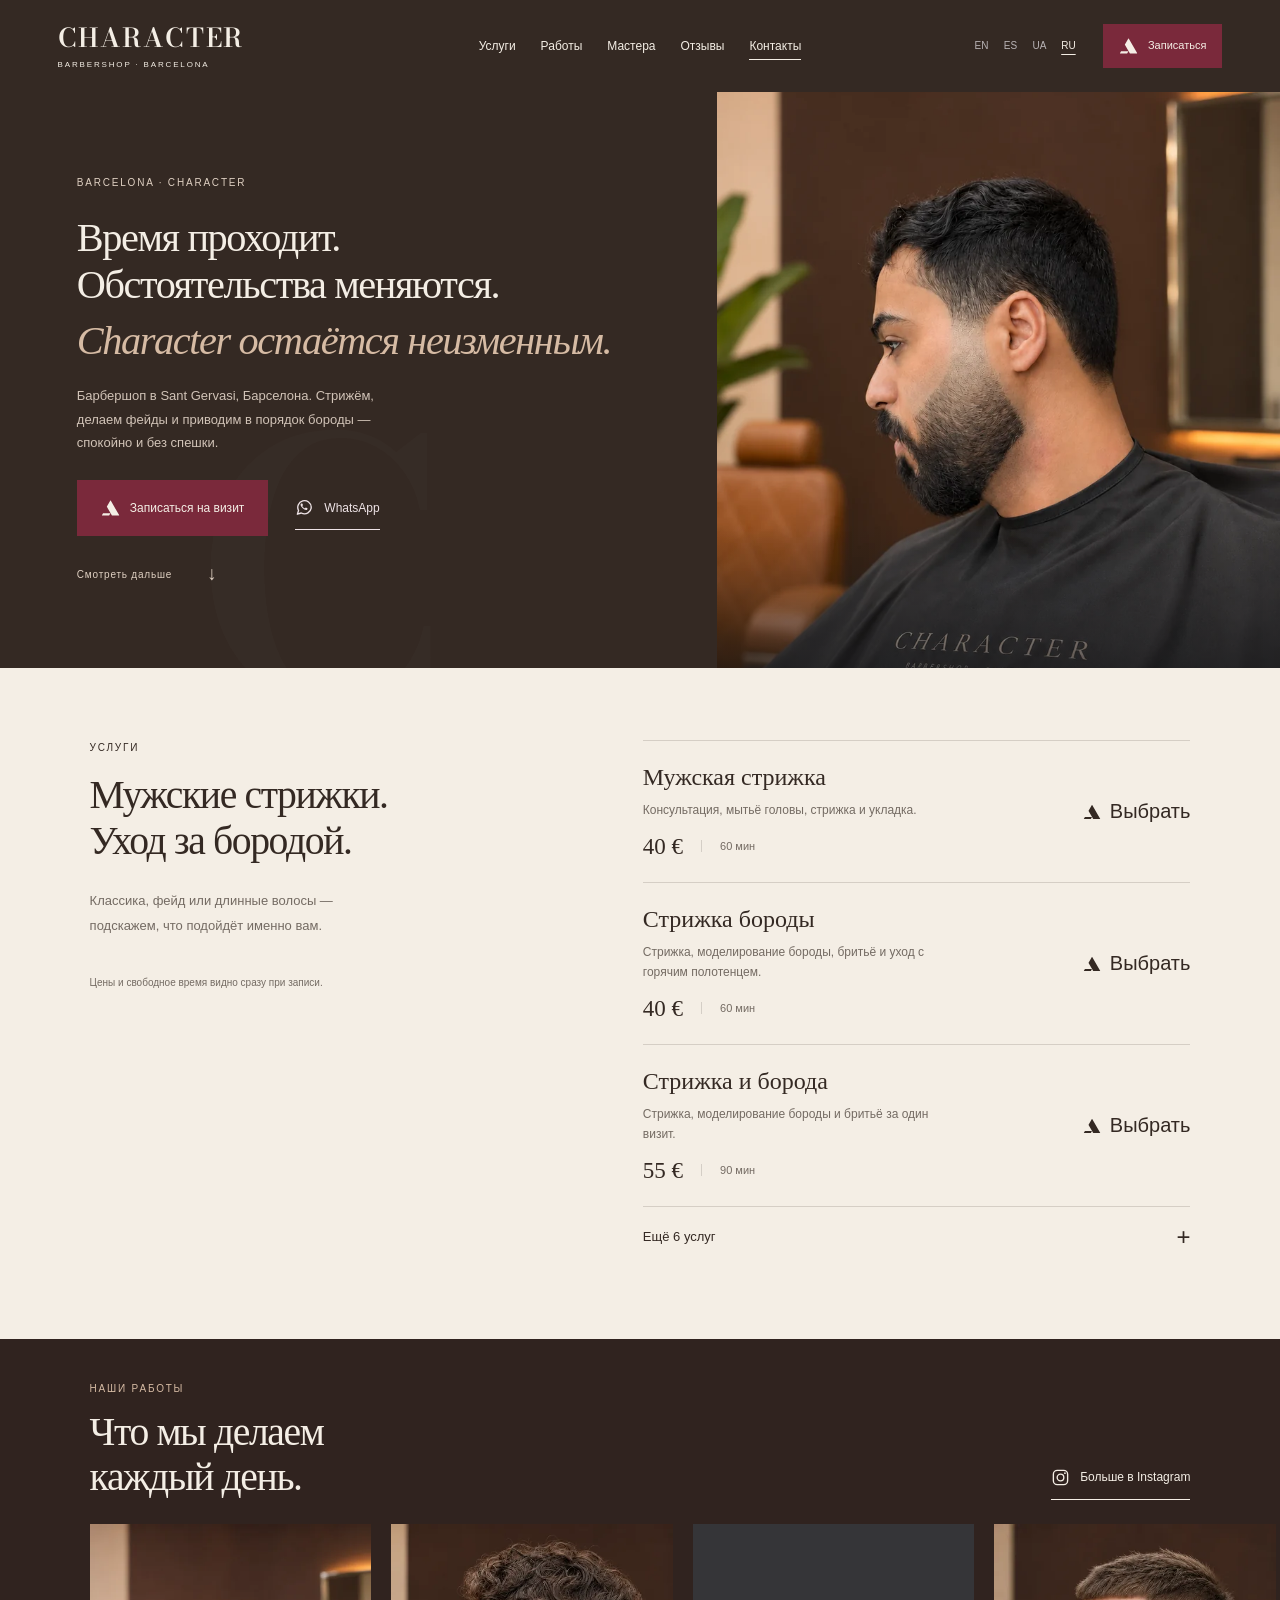
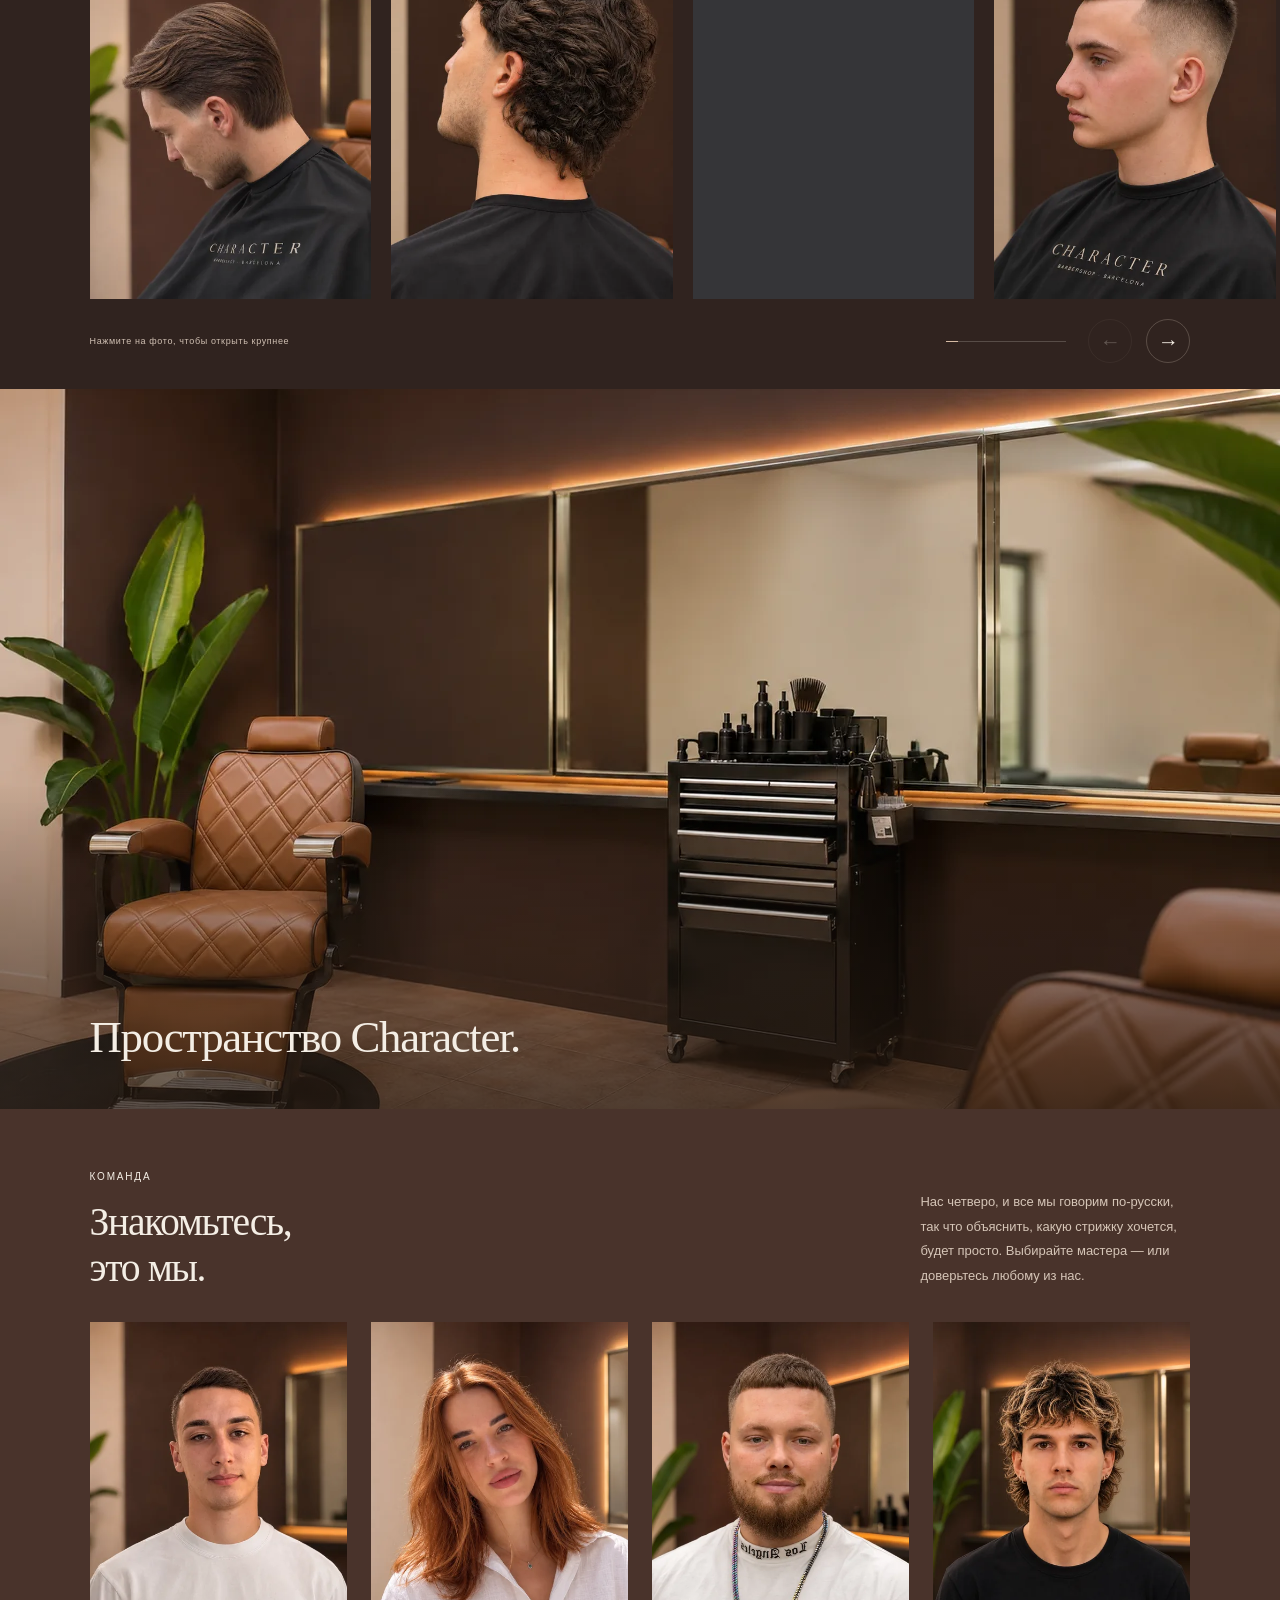
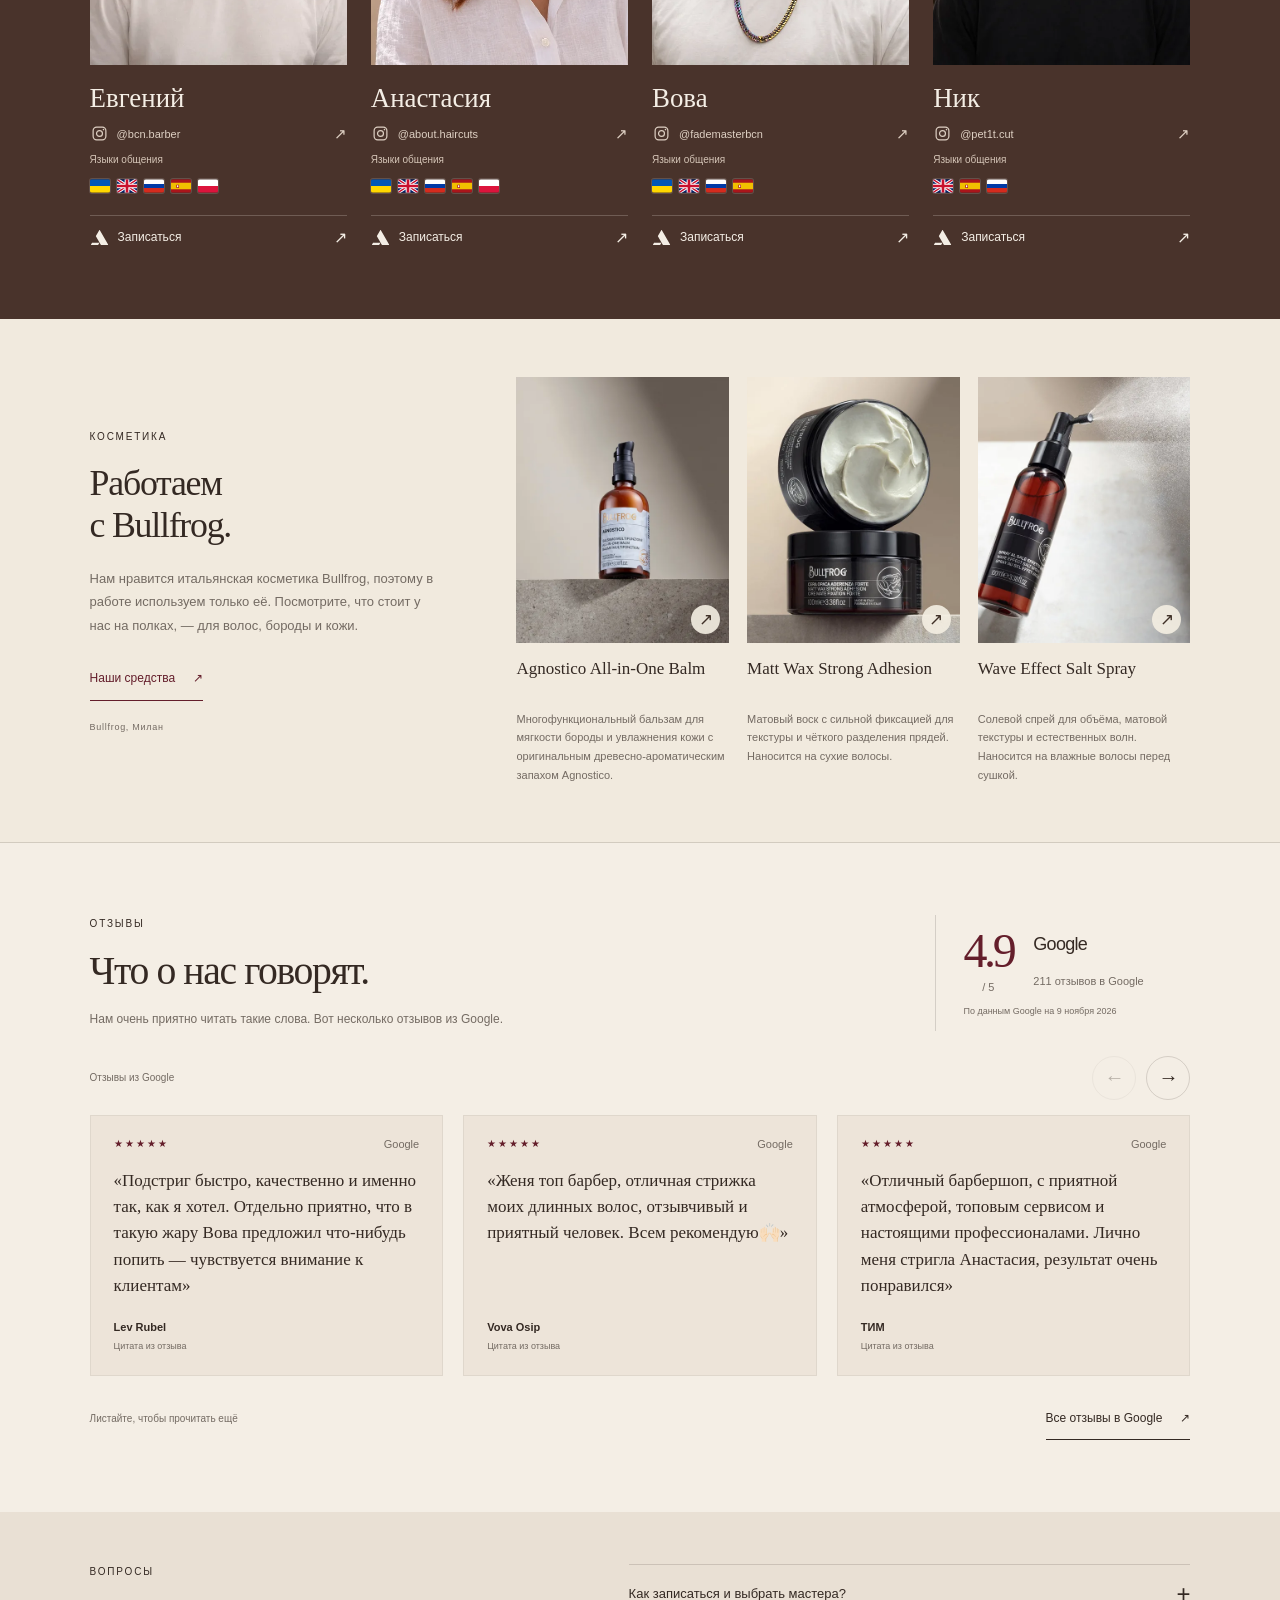
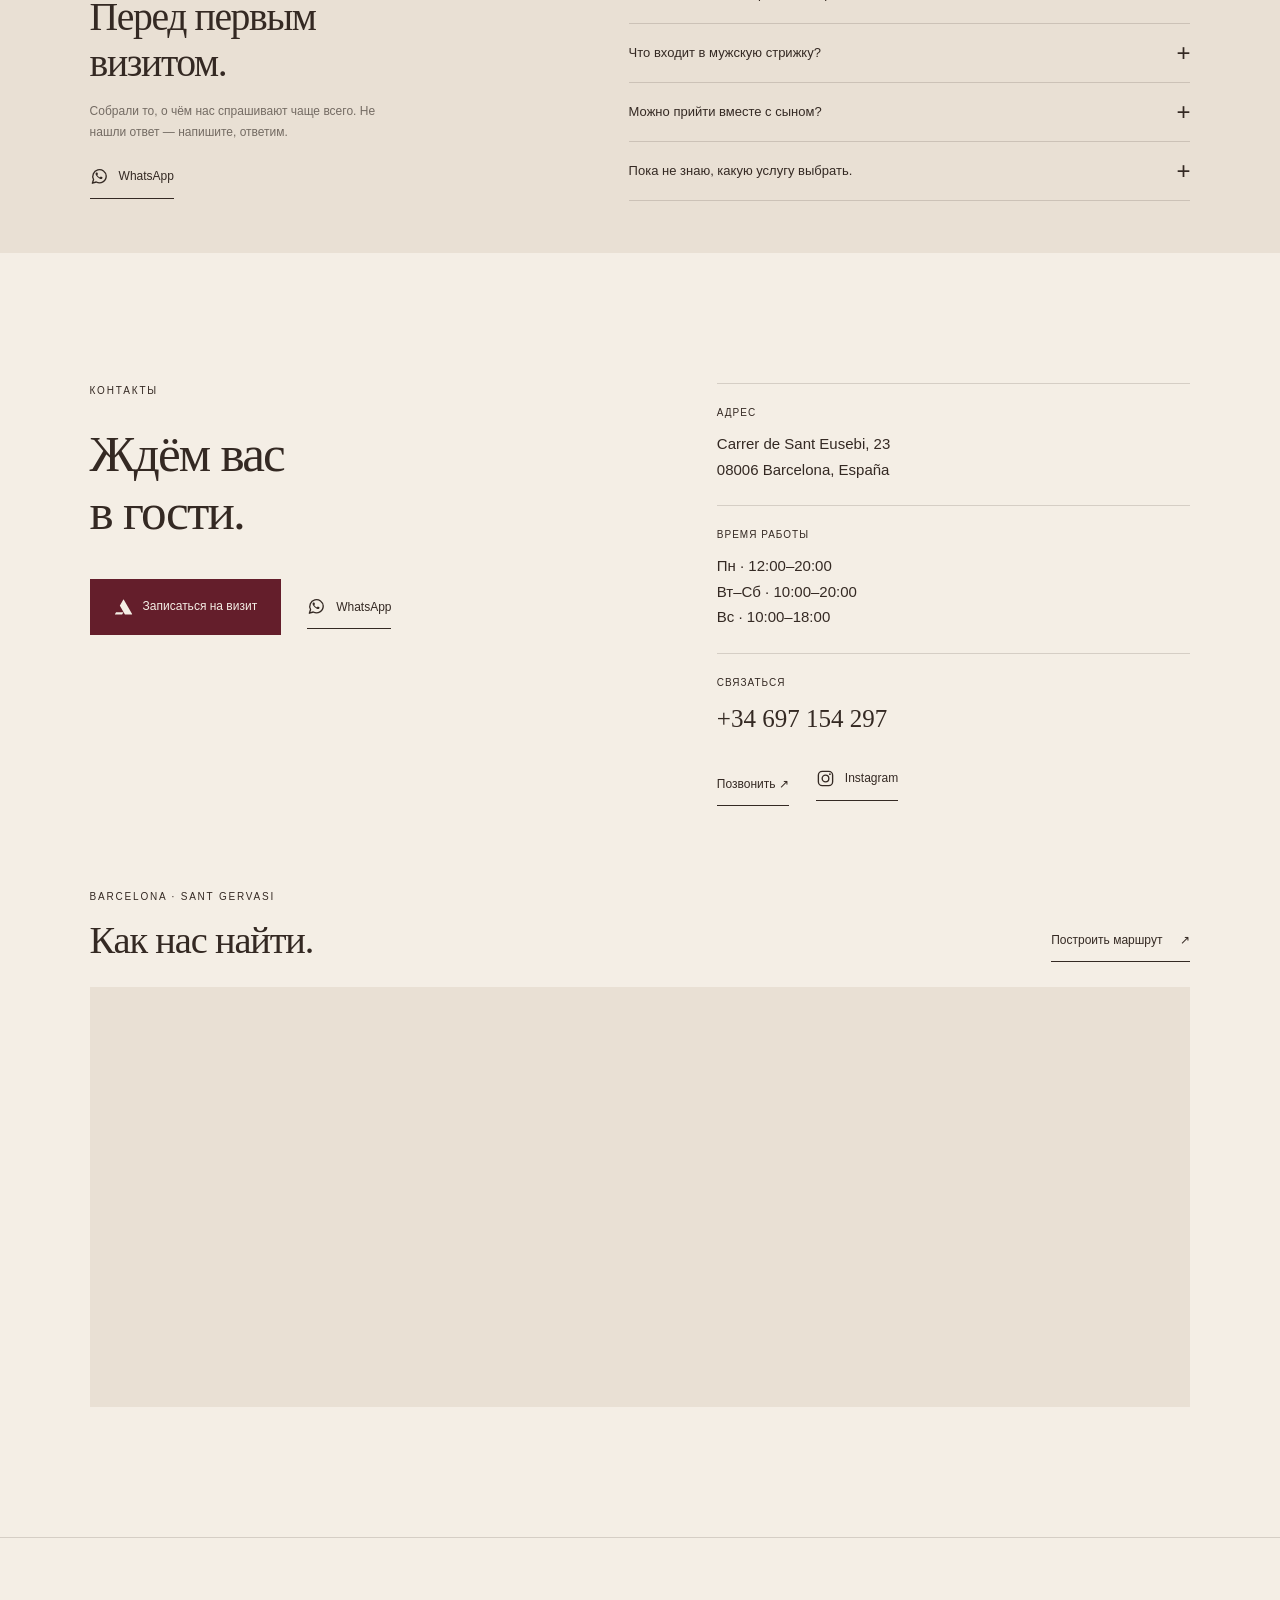
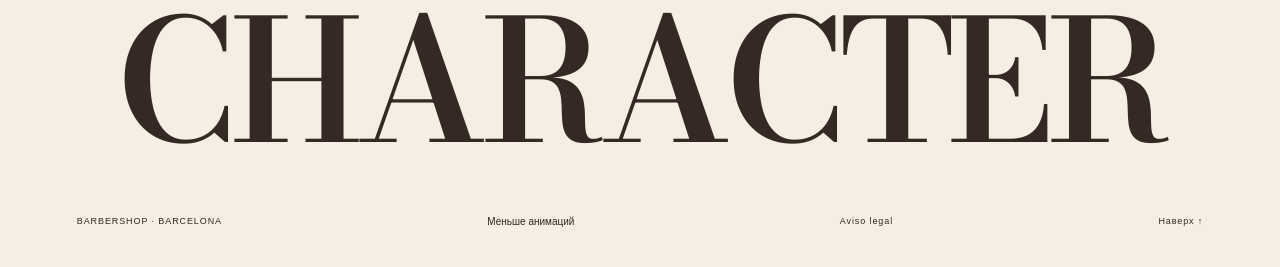
<file: ru/index.html>
<!doctype html>
<html lang="ru">
<head>
  <meta charset="utf-8">
<meta name="facebook-domain-verification" content="catnfvx00z3ga2xudbu41z5t7webw6"><meta name="viewport" content="width=device-width,initial-scale=1,viewport-fit=cover">
  <title>Барбершоп в Барселоне — стрижки и борода | Character</title>
  <meta name="theme-color" content="#342923">
  <link rel="icon" href="/assets/favicon.svg" type="image/svg+xml">
  <link rel="preload" href="/assets/character-display.ttf" as="font" type="font/ttf" crossorigin>
  <link rel="preload" href="/assets/portraits/img_2643-800.webp" as="image" imagesrcset="/assets/portraits/img_2643-800.webp 800w, /assets/portraits/img_2643-1086.webp 1086w" imagesizes="(max-width: 760px) 100vw, 52vw">
  <link rel="stylesheet" href="/styles.css?v=clean-labels-1"><link rel="stylesheet" href="/rituals.css"><script src="/app.js?v=human-copy-2" defer></script><script src="/rituals.js?v=seo-1" defer></script>
  <link rel="stylesheet" href="/portfolio.css?v=clean-labels-1"><link rel="stylesheet" href="/team.css?v=character-team-5"><link rel="stylesheet" href="/mobile-type.css?v=1">
<meta name="description" content="Мужские стрижки, фейд, удлинённые волосы и оформление бороды в Sant Gervasi, Барселона. Русскоязычные барберы Character. Запись онлайн."><meta name="robots" content="index,follow,max-image-preview:large"><link rel="canonical" href="https://characterbarcelona.com/ru/"><link rel="alternate" hreflang="en" href="https://characterbarcelona.com/"><link rel="alternate" hreflang="es" href="https://characterbarcelona.com/es/"><link rel="alternate" hreflang="uk" href="https://characterbarcelona.com/uk/"><link rel="alternate" hreflang="ru" href="https://characterbarcelona.com/ru/"><link rel="alternate" hreflang="x-default" href="https://characterbarcelona.com/"><meta property="og:type" content="website"><meta property="og:site_name" content="Character Barbershop"><meta property="og:title" content="Барбершоп в Барселоне — стрижки и борода | Character"><meta property="og:description" content="Мужские стрижки, фейд, удлинённые волосы и оформление бороды в Sant Gervasi, Барселона. Русскоязычные барберы Character. Запись онлайн."><meta property="og:url" content="https://characterbarcelona.com/ru/"><meta property="og:locale" content="ru_RU"><meta property="og:image" content="https://characterbarcelona.com/assets/interior-1280.webp"><meta property="og:image:width" content="1280"><meta property="og:image:height" content="853"><meta property="og:image:type" content="image/webp"><meta property="og:image:alt" content="Визуализация бежево-шоколадного интерьера Character"><meta property="og:locale:alternate" content="en_GB"><meta property="og:locale:alternate" content="es_ES"><meta property="og:locale:alternate" content="uk_UA"><meta name="twitter:card" content="summary_large_image"><meta name="twitter:title" content="Барбершоп в Барселоне — стрижки и борода | Character"><meta name="twitter:description" content="Мужские стрижки, фейд, удлинённые волосы и оформление бороды в Sant Gervasi, Барселона. Русскоязычные барберы Character. Запись онлайн."><meta name="twitter:image" content="https://characterbarcelona.com/assets/interior-1280.webp"><meta name="twitter:image:alt" content="Визуализация бежево-шоколадного интерьера Character"><script type="application/json" id="seo-config">{"origin":"https://characterbarcelona.com","languages":{"en":{"path":"/","locale":"en_GB","title":"Barbershop in Barcelona · Sant Gervasi | Character","description":"Men’s haircuts, skin fades, longer styles and beard trims at Character in Sant Gervasi, Barcelona. English-speaking barbers. Book online."},"es":{"path":"/es/","locale":"es_ES","title":"Barbería en Barcelona · Sant Gervasi | Character","description":"Cortes de pelo para hombre, degradados, pelo largo y arreglo de barba en Sant Gervasi, Barcelona. Conoce a los barberos de Character y reserva online."},"uk":{"path":"/uk/","locale":"uk_UA","title":"Барбершоп у Барселоні — стрижки та борода | Character","description":"Чоловічі стрижки, фейд, довге волосся та оформлення бороди у Sant Gervasi, Барселона. Україномовні барбери Character. Онлайн-запис."},"ru":{"path":"/ru/","locale":"ru_RU","title":"Барбершоп в Барселоне — стрижки и борода | Character","description":"Мужские стрижки, фейд, удлинённые волосы и оформление бороды в Sant Gervasi, Барселона. Русскоязычные барберы Character. Запись онлайн."}}}</script><script type="application/ld+json" id="business-schema">{"@context":"https://schema.org","@graph":[{"@type":"HairSalon","@id":"https://characterbarcelona.com/#barbershop","name":"Character Barbershop","url":"https://characterbarcelona.com/","telephone":"+34697154297","image":"https://characterbarcelona.com/assets/interior-1280.webp","address":{"@type":"PostalAddress","streetAddress":"Carrer de Sant Eusebi, 23","addressLocality":"Barcelona","addressRegion":"Catalunya","postalCode":"08006","addressCountry":"ES"},"geo":{"@type":"GeoCoordinates","latitude":41.4013683,"longitude":2.1492276},"hasMap":"https://www.google.com/maps?cid=2648370291810908901","sameAs":["https://www.instagram.com/character.barcelona/"],"currenciesAccepted":"EUR","potentialAction":{"@type":"ReserveAction","target":"https://character.altegio.me/"},"openingHoursSpecification":[{"@type":"OpeningHoursSpecification","dayOfWeek":["https://schema.org/Monday"],"opens":"12:00","closes":"20:00"},{"@type":"OpeningHoursSpecification","dayOfWeek":["https://schema.org/Tuesday","https://schema.org/Wednesday","https://schema.org/Thursday","https://schema.org/Friday","https://schema.org/Saturday"],"opens":"10:00","closes":"20:00"},{"@type":"OpeningHoursSpecification","dayOfWeek":["https://schema.org/Sunday"],"opens":"10:00","closes":"18:00"}]},{"@type":"WebSite","@id":"https://characterbarcelona.com/#website","name":"Character Barbershop","url":"https://characterbarcelona.com/","inLanguage":["en","es","uk","ru"],"publisher":{"@id":"https://characterbarcelona.com/#barbershop"}},{"@type":"WebPage","@id":"https://characterbarcelona.com/ru/#webpage","url":"https://characterbarcelona.com/ru/","name":"Барбершоп в Барселоне — стрижки и борода | Character","description":"Мужские стрижки, фейд, удлинённые волосы и оформление бороды в Sant Gervasi, Барселона. Русскоязычные барберы Character. Запись онлайн.","inLanguage":"ru","isPartOf":{"@id":"https://characterbarcelona.com/#website"},"about":{"@id":"https://characterbarcelona.com/#barbershop"}}]}</script></head>
<body>
  <svg class="icon-sprite" xmlns="http://www.w3.org/2000/svg" aria-hidden="true" focusable="false">
<symbol id="icon-instagram" viewbox="0 0 24 24"><rect x="3" y="3" width="18" height="18" rx="5" fill="none" stroke="currentColor" stroke-width="1.7"></rect><circle cx="12" cy="12" r="4.2" fill="none" stroke="currentColor" stroke-width="1.7"></circle><circle cx="17.6" cy="6.5" r="1.1" fill="currentColor"></circle></symbol>
<symbol id="icon-whatsapp" viewbox="0 0 24 24"><path d="M20.5 11.5a8.5 8.5 0 0 1-12.6 7.45L3 20.5l1.5-4.7A8.5 8.5 0 1 1 20.5 11.5Z" fill="none" stroke="currentColor" stroke-width="1.7" stroke-linejoin="round"></path><path d="M8.2 6.9c-.45 0-1.15.68-1.15 1.7 0 1.05.75 2.36 2.36 3.95 1.61 1.59 3.46 2.55 4.63 2.55.83 0 1.7-.63 1.75-1.22l.04-.55c.02-.22-.1-.38-.3-.48l-1.65-.81c-.22-.1-.4-.06-.55.13l-.63.8c-.12.15-.28.18-.46.1-1.12-.47-2.3-1.57-2.88-2.68-.1-.18-.08-.32.07-.48l.57-.65c.13-.16.18-.33.1-.54l-.77-1.61c-.1-.2-.25-.3-.47-.3h-.66Z" fill="currentColor"></path></symbol>
<symbol id="icon-altegio" viewbox="120 150 760 660"><path d="M843.959 764.552C847.021 769.856 843.193 776.486 837.07 776.486H558.335C555.493 776.486 552.867 774.97 551.446 772.508L355.39 432.861C353.969 430.4 353.969 427.367 355.39 424.905L494.757 183.464C497.819 178.16 505.474 178.16 508.536 183.464L843.959 764.552Z" fill="currentColor"></path><path d="M202.24 690.218C203.661 687.756 206.287 686.24 209.129 686.24H493.127C496.913 686.24 499.279 690.339 497.386 693.618L451.849 772.507C450.428 774.969 447.802 776.485 444.96 776.485H160.962C157.176 776.485 154.81 772.386 156.703 769.107L202.24 690.218Z" fill="currentColor"></path></symbol>
<symbol id="flag-uk" viewbox="0 0 30 20"><path fill="#0057b7" d="M0 0h30v10H0z"></path><path fill="#ffd700" d="M0 10h30v10H0z"></path></symbol>
<symbol id="flag-en" viewbox="0 0 30 20"><path fill="#012169" d="M0 0h30v20H0z"></path><path stroke="#fff" stroke-width="5" d="m0 0 30 20M30 0 0 20"></path><path stroke="#c8102e" stroke-width="2" d="m0 0 30 20M30 0 0 20"></path><path stroke="#fff" stroke-width="7" d="M15 0v20M0 10h30"></path><path stroke="#c8102e" stroke-width="4" d="M15 0v20M0 10h30"></path></symbol>
<symbol id="flag-ru" viewbox="0 0 30 20"><path fill="#fff" d="M0 0h30v7H0z"></path><path fill="#0039a6" d="M0 7h30v6H0z"></path><path fill="#d52b1e" d="M0 13h30v7H0z"></path></symbol>
<symbol id="flag-es" viewbox="0 0 30 20"><path fill="#aa151b" d="M0 0h30v20H0z"></path><path fill="#f1bf00" d="M0 5h30v10H0z"></path><path fill="#aa151b" d="M8 8h4v5H8z"></path><path fill="#fff" d="M9 9h2v3H9z"></path></symbol>
<symbol id="flag-pl" viewbox="0 0 30 20"><path fill="#fff" d="M0 0h30v10H0z"></path><path fill="#dc143c" d="M0 10h30v10H0z"></path></symbol>
</svg>
  <div id="top" aria-hidden="true"></div>
  <a class="skip-link" href="#main" data-t="skip">К содержимому</a>
  <div class="reading-progress" aria-hidden="true"></div>
  <header class="header">
    <a class="brand" href="#top" aria-label="Character Barbershop — главная">CHARACTER<span>BARBERSHOP · BARCELONA</span></a>
    <nav class="navigation" aria-label="Основная навигация"><a href="#services" data-t="services">Услуги</a><a href="#works" data-t="works">Работы</a><a href="#team" data-t="team">Мастера</a><a href="#reviews" data-t="reviews">Отзывы</a><a href="#contact" data-t="contact">Контакты</a></nav>
    <div class="header-actions"><div class="languages" aria-label="Язык сайта"><a data-lang="en" lang="en" aria-label="English" title="English" href="/" hreflang="en">EN</a><a data-lang="es" lang="es" aria-label="Español" title="Español" href="/es/" hreflang="es">ES</a><a data-lang="uk" lang="uk" aria-label="Українська" title="Українська" href="/uk/" hreflang="uk">UA</a><a data-lang="ru" lang="ru" aria-label="Русский" title="Русский" href="/ru/" hreflang="ru" aria-current="true">RU</a></div><button class="has-app-icon button header-book" data-action="book"><svg class="app-icon app-icon-altegio" aria-hidden="true" focusable="false"><use href="#icon-altegio"></use></svg><span data-t="book">Записаться</span></button></div>
  </header>
  <main id="main">
    <section class="hero" aria-labelledby="hero-title">
      <div class="hero-copy"><span class="eyebrow">BARCELONA · CHARACTER</span><h1 id="hero-title" class="hero-motto"><span data-t="heroOne">Время проходит.</span> <span data-t="heroTwo">Обстоятельства меняются.</span> <em data-t="heroThree">Character остаётся неизменным.</em></h1><p class="hero-description" data-t="heroDescription">Барбершоп в Sant Gervasi, Барселона. Стрижём, делаем фейды и приводим в порядок бороды — спокойно и без спешки.</p><div class="hero-actions"><button class="has-app-icon button" data-action="book"><svg class="app-icon app-icon-altegio" aria-hidden="true" focusable="false"><use href="#icon-altegio"></use></svg><span data-t="bookVisit">Записаться на визит</span></button><button class="has-app-icon text-link" data-action="whatsapp"><svg class="app-icon app-icon-whatsapp" aria-hidden="true" focusable="false"><use href="#icon-whatsapp"></use></svg><span>WhatsApp</span></button></div><a class="explore" href="#services"><span data-t="explore">Смотреть дальше</span><span aria-hidden="true">↓</span></a></div>
      <div class="hero-photo"><img src="/assets/portraits/img_2643-1086.webp" srcset="/assets/portraits/img_2643-800.webp 800w, /assets/portraits/img_2643-1086.webp 1086w" sizes="(max-width: 760px) 100vw, 52vw" width="1086" height="1448" fetchpriority="high" alt="Тёмные волосы и чётко оформленная борода в профиль"></div>
      <div class="hero-watermark" aria-hidden="true">C</div>
    </section>

    <section class="section services-section" id="services" aria-labelledby="services-title">
      <div class="section-intro" data-reveal><span class="eyebrow" data-t="servicesKicker">Услуги</span><h2 id="services-title" data-t="servicesTitle">Мужские стрижки.<br>Уход за бородой.</h2><p data-t="servicesIntro">Классика, фейд или длинные волосы — подскажем, что подойдёт именно вам.</p><span class="section-note" data-t="pricesNote">Цены и свободное время видно сразу при записи.</span></div>
      <div class="service-list">
        <article class="service-row"><div class="service-content"><h3 data-t="haircut">Мужская стрижка</h3><p data-t="haircutText">Консультация, мытьё головы, стрижка и укладка.</p><div class="service-meta"><strong>40 €</strong><span data-t="duration60">60 мин</span></div></div><button class="has-app-icon service-button" data-action="book" data-service="haircut" aria-label="Book a visit: Men’s haircut"><svg class="app-icon app-icon-altegio" aria-hidden="true" focusable="false"><use href="#icon-altegio"></use></svg><span data-t="choose">Выбрать</span></button></article>
        <article class="service-row"><div class="service-content"><h3 data-t="beard">Стрижка бороды</h3><p data-t="beardText">Стрижка, моделирование бороды, бритьё и уход с горячим полотенцем.</p><div class="service-meta"><strong>40 €</strong><span data-t="duration60">60 мин</span></div></div><button class="has-app-icon service-button" data-action="book" data-service="beard" aria-label="Book a visit: Beard grooming"><svg class="app-icon app-icon-altegio" aria-hidden="true" focusable="false"><use href="#icon-altegio"></use></svg><span data-t="choose">Выбрать</span></button></article>
        <article class="service-row"><div class="service-content"><h3 data-t="combo">Стрижка и борода</h3><p data-t="comboText">Стрижка, моделирование бороды и бритьё за один визит.</p><div class="service-meta"><strong>55 €</strong><span data-t="duration90">90 мин</span></div></div><button class="has-app-icon service-button" data-action="book" data-service="combo" aria-label="Book a visit: Haircut &amp; beard"><svg class="app-icon app-icon-altegio" aria-hidden="true" focusable="false"><use href="#icon-altegio"></use></svg><span data-t="choose">Выбрать</span></button></article>
        <details class="more-services"><summary><span data-t="moreServices">Ещё 6 услуг</span><span class="disclosure-symbol" aria-hidden="true">+</span></summary>
        <article class="service-row"><div class="service-content"><h3 data-t="longHair">Стрижка удлинённых волос</h3><div class="service-meta"><strong>50 €</strong><span data-t="duration60">60 мин</span></div></div><button class="has-app-icon service-button" data-action="book" data-service="longHair" aria-label="Book a visit: Longer haircut"><svg class="app-icon app-icon-altegio" aria-hidden="true" focusable="false"><use href="#icon-altegio"></use></svg><span data-t="choose">Выбрать</span></button></article>
        <article class="service-row"><div class="service-content"><h3 data-t="longCombo">Удлинённая стрижка и борода</h3><div class="service-meta"><strong>70 €</strong><span data-t="duration120">120 мин</span></div></div><button class="has-app-icon service-button" data-action="book" data-service="longCombo" aria-label="Book a visit: Longer haircut &amp; beard"><svg class="app-icon app-icon-altegio" aria-hidden="true" focusable="false"><use href="#icon-altegio"></use></svg><span data-t="choose">Выбрать</span></button></article>
        <article class="service-row"><div class="service-content"><h3 data-t="fatherSon">Отец + сын до 10 лет</h3><p class="service-specialist" data-t="fatherSonText">Только у Вовы — при записи выберите его.</p><div class="service-meta"><strong>65 €</strong><span data-t="duration120">120 мин</span></div></div><button class="has-app-icon service-button" data-action="book" data-service="fatherSon" aria-label="Book a visit: Father &amp; son under 10"><svg class="app-icon app-icon-altegio" aria-hidden="true" focusable="false"><use href="#icon-altegio"></use></svg><span data-t="choose">Выбрать</span></button></article>
        <article class="service-row"><div class="service-content"><h3 data-t="facial">Уход за лицом Bullfrog</h3><div class="service-meta"><strong>30 €</strong><span data-t="duration30">30 мин</span></div></div><button class="has-app-icon service-button" data-action="book" data-service="facial" aria-label="Book a visit: Bullfrog facial care"><svg class="app-icon app-icon-altegio" aria-hidden="true" focusable="false"><use href="#icon-altegio"></use></svg><span data-t="choose">Выбрать</span></button></article>
        <article class="service-row"><div class="service-content"><h3 data-t="camouflage">Камуфляж волос / бороды</h3><div class="service-meta"><strong>25 €</strong><span data-t="duration30">30 мин</span></div></div><button class="has-app-icon service-button" data-action="book" data-service="camouflage" aria-label="Book a visit: Hair / beard grey blending"><svg class="app-icon app-icon-altegio" aria-hidden="true" focusable="false"><use href="#icon-altegio"></use></svg><span data-t="choose">Выбрать</span></button></article>
        <article class="service-row"><div class="service-content"><h3 data-t="wax">Восковая депиляция</h3><div class="service-meta"><strong>5 €</strong></div></div><button class="has-app-icon service-button" data-action="book" data-service="wax" aria-label="Book a visit: Waxing"><svg class="app-icon app-icon-altegio" aria-hidden="true" focusable="false"><use href="#icon-altegio"></use></svg><span data-t="choose">Выбрать</span></button></article>
        </details>
      </div>
    </section>

    <section class="gallery-section" id="works" aria-labelledby="works-title">
      <div class="gallery-pin"><div class="gallery-heading"><div><span class="eyebrow" data-t="worksKicker">Наши работы</span><h2 id="works-title" data-t="worksTitle">Что мы делаем<br>каждый день.</h2></div><a class="has-app-icon text-link" href="https://www.instagram.com/character.barcelona/" target="_blank" rel="noopener noreferrer"><svg class="app-icon app-icon-instagram" aria-hidden="true" focusable="false"><use href="#icon-instagram"></use></svg><span data-t="moreWorks">Больше в Instagram</span></a></div>
        <div class="gallery-window" tabindex="0" role="region" data-aria-t="galleryTitle" aria-label="Работы Character"><div class="gallery-track">
          <figure class="gallery-card"><a class="portrait-open" href="/assets/portraits/img_8413-1086.webp" data-portrait="0" aria-label="Увеличить фотографию: Зачёсанные назад каштановые волосы в профиль"><img src="/assets/portraits/img_8413-800.webp" srcset="/assets/portraits/img_8413-480.webp 480w, /assets/portraits/img_8413-800.webp 800w" sizes="(max-width:760px) 72vw, 285px" width="1086" height="1448" loading="lazy" decoding="async" alt="Зачёсанные назад каштановые волосы в профиль"></a></figure>
          <figure class="gallery-card"><a class="portrait-open" href="/assets/portraits/img_0711-1086.webp" data-portrait="1" aria-label="Увеличить фотографию: Удлинённые кудри со стороны затылка"><img src="/assets/portraits/img_0711-800.webp" srcset="/assets/portraits/img_0711-480.webp 480w, /assets/portraits/img_0711-800.webp 800w" sizes="(max-width:760px) 72vw, 285px" width="1086" height="1448" loading="lazy" decoding="async" alt="Удлинённые кудри со стороны затылка"></a></figure>
          <figure class="gallery-card"><a class="portrait-open" href="/assets/portraits/img_2643-1086.webp" data-portrait="2" aria-label="Увеличить фотографию: Тёмные волосы и чётко оформленная борода в профиль"><img src="/assets/portraits/img_2643-800.webp" srcset="/assets/portraits/img_2643-480.webp 480w, /assets/portraits/img_2643-800.webp 800w" sizes="(max-width:760px) 72vw, 285px" width="1086" height="1448" loading="lazy" decoding="async" alt="Тёмные волосы и чётко оформленная борода в профиль"></a></figure>
          <figure class="gallery-card"><a class="portrait-open" href="/assets/portraits/img_5461-1086.webp" data-portrait="3" aria-label="Увеличить фотографию: Короткая стрижка с плавным фейдом"><img src="/assets/portraits/img_5461-800.webp" srcset="/assets/portraits/img_5461-480.webp 480w, /assets/portraits/img_5461-800.webp 800w" sizes="(max-width:760px) 72vw, 285px" width="1086" height="1448" loading="lazy" decoding="async" alt="Короткая стрижка с плавным фейдом"></a></figure>
          <figure class="gallery-card"><a class="portrait-open" href="/assets/portraits/img_5343-1086.webp" data-portrait="4" aria-label="Увеличить фотографию: Текстурированная тёмная стрижка с фейдом"><img src="/assets/portraits/img_5343-800.webp" srcset="/assets/portraits/img_5343-480.webp 480w, /assets/portraits/img_5343-800.webp 800w" sizes="(max-width:760px) 72vw, 285px" width="1086" height="1448" loading="lazy" decoding="async" alt="Текстурированная тёмная стрижка с фейдом"></a></figure>
          <figure class="gallery-card"><a class="portrait-open" href="/assets/portraits/img_5868-1086.webp" data-portrait="5" aria-label="Увеличить фотографию: Кудрявые волосы и густая борода"><img src="/assets/portraits/img_5868-800.webp" srcset="/assets/portraits/img_5868-480.webp 480w, /assets/portraits/img_5868-800.webp 800w" sizes="(max-width:760px) 72vw, 285px" width="1086" height="1448" loading="lazy" decoding="async" alt="Кудрявые волосы и густая борода"></a></figure>
          <figure class="gallery-card"><a class="portrait-open" href="/assets/portraits/img_7497-1086.webp" data-portrait="6" aria-label="Увеличить фотографию: Удлинённая многослойная стрижка в профиль"><img src="/assets/portraits/img_7497-800.webp" srcset="/assets/portraits/img_7497-480.webp 480w, /assets/portraits/img_7497-800.webp 800w" sizes="(max-width:760px) 72vw, 285px" width="1086" height="1448" loading="lazy" decoding="async" alt="Удлинённая многослойная стрижка в профиль"></a></figure>
        </div></div><div class="gallery-bottom"><span class="gallery-hint" data-t="gallerySwipe">Нажмите на фото, чтобы открыть крупнее</span><div class="gallery-meter" aria-hidden="true"><span></span></div><div class="portfolio-navigation"><button type="button" data-gallery-prev data-aria-t="galleryPrev" aria-label="Предыдущая фотография">←</button><button type="button" data-gallery-next data-aria-t="galleryNext" aria-label="Следующая фотография">→</button></div></div>
      </div>
    </section>

    <figure class="interior"><img src="/assets/interior-1280.webp" width="1280" height="853" loading="lazy" decoding="async" alt="Визуализация бежево-шоколадного интерьера Character"><figcaption><span data-t="roomTitle">Пространство Character.</span></figcaption></figure>
<section class="team-section section team-portraits" id="team" aria-labelledby="team-title">
      <div class="team-intro" data-reveal><span class="eyebrow" data-t="teamKicker">Команда</span><h2 id="team-title" data-t="teamTitle">Знакомьтесь,<br>это мы.</h2><p data-t="teamIntro">Нас четверо, и все мы говорим по-русски, так что объяснить, какую стрижку хочется, будет просто. Выбирайте мастера — или доверьтесь любому из нас.</p></div>
      <div class="team-grid">
        <article class="team-member" data-staff="yevhen">
          <div class="staff-portrait"><img src="/assets/team/yevhen-480.webp?v=2" srcset="/assets/team/yevhen-480.webp?v=2 480w, /assets/team/yevhen-800.webp?v=2 800w" sizes="(max-width:760px) calc((100vw - 60px) / 2), (max-width:1023px) calc((100vw - 120px) / 2), calc((100vw - 180px) / 4)" width="1086" height="1448" loading="lazy" decoding="async" data-staff-name="zhenya" alt="Евгений"></div>
          <div class="staff-details">
            <h3 data-t="zhenya">Евгений</h3>
            <a class="staff-instagram" href="https://www.instagram.com/bcn.barber/" target="_blank" rel="noopener noreferrer" aria-label="Instagram @bcn.barber"><svg class="app-icon app-icon-instagram" aria-hidden="true" focusable="false"><use href="#icon-instagram"></use></svg><span>@bcn.barber</span><span class="staff-link-arrow" aria-hidden="true">↗</span></a>
            <div class="member-languages"><span class="language-label" data-t="spokenLanguages">Языки общения</span><div class="language-flags"><span class="language-flag" role="img" tabindex="0" data-title-t="languageUk" data-aria-t="languageUk" title="Украинский" aria-label="Украинский"><svg aria-hidden="true" focusable="false" viewbox="0 0 30 20"><use href="#flag-uk"></use></svg><span class="flag-tooltip" aria-hidden="true" data-t="languageUk">Украинский</span></span><span class="language-flag" role="img" tabindex="0" data-title-t="languageEn" data-aria-t="languageEn" title="Английский" aria-label="Английский"><svg aria-hidden="true" focusable="false" viewbox="0 0 30 20"><use href="#flag-en"></use></svg><span class="flag-tooltip" aria-hidden="true" data-t="languageEn">Английский</span></span><span class="language-flag" role="img" tabindex="0" data-title-t="languageRu" data-aria-t="languageRu" title="Русский" aria-label="Русский"><svg aria-hidden="true" focusable="false" viewbox="0 0 30 20"><use href="#flag-ru"></use></svg><span class="flag-tooltip" aria-hidden="true" data-t="languageRu">Русский</span></span><span class="language-flag" role="img" tabindex="0" data-title-t="languageEs" data-aria-t="languageEs" title="Испанский" aria-label="Испанский"><svg aria-hidden="true" focusable="false" viewbox="0 0 30 20"><use href="#flag-es"></use></svg><span class="flag-tooltip" aria-hidden="true" data-t="languageEs">Испанский</span></span><span class="language-flag" role="img" tabindex="0" data-title-t="languagePl" data-aria-t="languagePl" title="Польский" aria-label="Польский"><svg aria-hidden="true" focusable="false" viewbox="0 0 30 20"><use href="#flag-pl"></use></svg><span class="flag-tooltip" aria-hidden="true" data-t="languagePl">Польский</span></span></div></div>
            <a class="staff-book" href="https://character.altegio.me/company/1355489/personal/select-master?o=m3011526"><svg class="app-icon app-icon-altegio" aria-hidden="true" focusable="false"><use href="#icon-altegio"></use></svg><span data-t="book">Записаться</span><span aria-hidden="true">↗</span></a>
          </div>
        </article>
        <article class="team-member" data-staff="anastasia">
          <div class="staff-portrait"><img src="/assets/team/anastasia-480.webp" srcset="/assets/team/anastasia-480.webp 480w, /assets/team/anastasia-800.webp 800w" sizes="(max-width:760px) calc((100vw - 60px) / 2), (max-width:1023px) calc((100vw - 120px) / 2), calc((100vw - 180px) / 4)" width="1086" height="1448" loading="lazy" decoding="async" data-staff-name="anastasiia" alt="Анастасия"></div>
          <div class="staff-details">
            <h3 data-t="anastasiia">Анастасия</h3>
            <a class="staff-instagram" href="https://www.instagram.com/about.haircuts/" target="_blank" rel="noopener noreferrer" aria-label="Instagram @about.haircuts"><svg class="app-icon app-icon-instagram" aria-hidden="true" focusable="false"><use href="#icon-instagram"></use></svg><span>@about.haircuts</span><span class="staff-link-arrow" aria-hidden="true">↗</span></a>
            <div class="member-languages"><span class="language-label" data-t="spokenLanguages">Языки общения</span><div class="language-flags"><span class="language-flag" role="img" tabindex="0" data-title-t="languageUk" data-aria-t="languageUk" title="Украинский" aria-label="Украинский"><svg aria-hidden="true" focusable="false" viewbox="0 0 30 20"><use href="#flag-uk"></use></svg><span class="flag-tooltip" aria-hidden="true" data-t="languageUk">Украинский</span></span><span class="language-flag" role="img" tabindex="0" data-title-t="languageEn" data-aria-t="languageEn" title="Английский" aria-label="Английский"><svg aria-hidden="true" focusable="false" viewbox="0 0 30 20"><use href="#flag-en"></use></svg><span class="flag-tooltip" aria-hidden="true" data-t="languageEn">Английский</span></span><span class="language-flag" role="img" tabindex="0" data-title-t="languageRu" data-aria-t="languageRu" title="Русский" aria-label="Русский"><svg aria-hidden="true" focusable="false" viewbox="0 0 30 20"><use href="#flag-ru"></use></svg><span class="flag-tooltip" aria-hidden="true" data-t="languageRu">Русский</span></span><span class="language-flag" role="img" tabindex="0" data-title-t="languageEs" data-aria-t="languageEs" title="Испанский" aria-label="Испанский"><svg aria-hidden="true" focusable="false" viewbox="0 0 30 20"><use href="#flag-es"></use></svg><span class="flag-tooltip" aria-hidden="true" data-t="languageEs">Испанский</span></span><span class="language-flag" role="img" tabindex="0" data-title-t="languagePl" data-aria-t="languagePl" title="Польский" aria-label="Польский"><svg aria-hidden="true" focusable="false" viewbox="0 0 30 20"><use href="#flag-pl"></use></svg><span class="flag-tooltip" aria-hidden="true" data-t="languagePl">Польский</span></span></div></div>
            <a class="staff-book" href="https://character.altegio.me/company/1355489/personal/select-master?o=m3011539"><svg class="app-icon app-icon-altegio" aria-hidden="true" focusable="false"><use href="#icon-altegio"></use></svg><span data-t="book">Записаться</span><span aria-hidden="true">↗</span></a>
          </div>
        </article>
        <article class="team-member" data-staff="vova">
          <div class="staff-portrait"><img src="/assets/team/vova-480.webp?v=2" srcset="/assets/team/vova-480.webp?v=2 480w, /assets/team/vova-800.webp?v=2 800w" sizes="(max-width:760px) calc((100vw - 60px) / 2), (max-width:1023px) calc((100vw - 120px) / 2), calc((100vw - 180px) / 4)" width="1086" height="1448" loading="lazy" decoding="async" data-staff-name="vova" alt="Вова"></div>
          <div class="staff-details">
            <h3 data-t="vova">Вова</h3>
            <a class="staff-instagram" href="https://www.instagram.com/fademasterbcn/" target="_blank" rel="noopener noreferrer" aria-label="Instagram @fademasterbcn"><svg class="app-icon app-icon-instagram" aria-hidden="true" focusable="false"><use href="#icon-instagram"></use></svg><span>@fademasterbcn</span><span class="staff-link-arrow" aria-hidden="true">↗</span></a>
            <div class="member-languages"><span class="language-label" data-t="spokenLanguages">Языки общения</span><div class="language-flags"><span class="language-flag" role="img" tabindex="0" data-title-t="languageUk" data-aria-t="languageUk" title="Украинский" aria-label="Украинский"><svg aria-hidden="true" focusable="false" viewbox="0 0 30 20"><use href="#flag-uk"></use></svg><span class="flag-tooltip" aria-hidden="true" data-t="languageUk">Украинский</span></span><span class="language-flag" role="img" tabindex="0" data-title-t="languageEn" data-aria-t="languageEn" title="Английский" aria-label="Английский"><svg aria-hidden="true" focusable="false" viewbox="0 0 30 20"><use href="#flag-en"></use></svg><span class="flag-tooltip" aria-hidden="true" data-t="languageEn">Английский</span></span><span class="language-flag" role="img" tabindex="0" data-title-t="languageRu" data-aria-t="languageRu" title="Русский" aria-label="Русский"><svg aria-hidden="true" focusable="false" viewbox="0 0 30 20"><use href="#flag-ru"></use></svg><span class="flag-tooltip" aria-hidden="true" data-t="languageRu">Русский</span></span><span class="language-flag" role="img" tabindex="0" data-title-t="languageEs" data-aria-t="languageEs" title="Испанский" aria-label="Испанский"><svg aria-hidden="true" focusable="false" viewbox="0 0 30 20"><use href="#flag-es"></use></svg><span class="flag-tooltip" aria-hidden="true" data-t="languageEs">Испанский</span></span></div></div>
            <a class="staff-book" href="https://character.altegio.me/company/1355489/personal/select-master?o=m3011542"><svg class="app-icon app-icon-altegio" aria-hidden="true" focusable="false"><use href="#icon-altegio"></use></svg><span data-t="book">Записаться</span><span aria-hidden="true">↗</span></a>
          </div>
        </article>
        <article class="team-member" data-staff="nikita">
          <div class="staff-portrait"><img src="/assets/team/nikita-480.webp" srcset="/assets/team/nikita-480.webp 480w, /assets/team/nikita-800.webp 800w" sizes="(max-width:760px) calc((100vw - 60px) / 2), (max-width:1023px) calc((100vw - 120px) / 2), calc((100vw - 180px) / 4)" width="1086" height="1448" loading="lazy" decoding="async" data-staff-name="nikita" alt="Ник"></div>
          <div class="staff-details">
            <h3 data-t="nikita">Ник</h3>
            <a class="staff-instagram" href="https://www.instagram.com/pet1t.cut/" target="_blank" rel="noopener noreferrer" aria-label="Instagram @pet1t.cut"><svg class="app-icon app-icon-instagram" aria-hidden="true" focusable="false"><use href="#icon-instagram"></use></svg><span>@pet1t.cut</span><span class="staff-link-arrow" aria-hidden="true">↗</span></a>
            <div class="member-languages"><span class="language-label" data-t="spokenLanguages">Языки общения</span><div class="language-flags"><span class="language-flag" role="img" tabindex="0" data-title-t="languageEn" data-aria-t="languageEn" title="Английский" aria-label="Английский"><svg aria-hidden="true" focusable="false" viewbox="0 0 30 20"><use href="#flag-en"></use></svg><span class="flag-tooltip" aria-hidden="true" data-t="languageEn">Английский</span></span><span class="language-flag" role="img" tabindex="0" data-title-t="languageEs" data-aria-t="languageEs" title="Испанский" aria-label="Испанский"><svg aria-hidden="true" focusable="false" viewbox="0 0 30 20"><use href="#flag-es"></use></svg><span class="flag-tooltip" aria-hidden="true" data-t="languageEs">Испанский</span></span><span class="language-flag" role="img" tabindex="0" data-title-t="languageRu" data-aria-t="languageRu" title="Русский" aria-label="Русский"><svg aria-hidden="true" focusable="false" viewbox="0 0 30 20"><use href="#flag-ru"></use></svg><span class="flag-tooltip" aria-hidden="true" data-t="languageRu">Русский</span></span></div></div>
            <a class="staff-book" href="https://character.altegio.me/company/1355489/personal/select-master?o=m3137285"><svg class="app-icon app-icon-altegio" aria-hidden="true" focusable="false"><use href="#icon-altegio"></use></svg><span data-t="book">Записаться</span><span aria-hidden="true">↗</span></a>
          </div>
        </article>
      </div>
    </section>
    <section class="care-section section" id="care" aria-labelledby="care-title">
      <div class="care-copy" data-reveal><span class="eyebrow" data-t="careKicker">Косметика</span><h2 id="care-title" data-t="careTitle">Работаем<br>с Bullfrog.</h2><p data-t="careIntro">Нам нравится итальянская косметика Bullfrog, поэтому в работе используем только её. Посмотрите, что стоит у нас на полках, — для волос, бороды и кожи.</p><button class="text-link" type="button" data-open-catalog><span data-t="careLink">Наши средства</span><span aria-hidden="true">↗</span></button><span class="care-foot" data-t="careFoot">Bullfrog, Милан</span></div>
      <div class="care-products"><article class="care-product" data-reveal><button class="care-product-image" type="button" data-open-catalog="agnostico-all-in-one-balm" aria-label="Agnostico All-in-One Balm"><img src="/assets/bullfrog/agnostico-all-in-one-balm.webp" width="640" height="640" loading="lazy" decoding="async" alt="Bullfrog Agnostico All-in-One Balm"><span aria-hidden="true">↗</span></button><h3>Agnostico All-in-One Balm</h3><p data-t="careProduct0">Многофункциональный бальзам для мягкости бороды и увлажнения кожи с оригинальным древесно-ароматическим запахом Agnostico.</p></article><article class="care-product" data-reveal><button class="care-product-image" type="button" data-open-catalog="matt-wax-strong-adhesion" aria-label="Matt Wax Strong Adhesion"><img src="/assets/bullfrog/matt-wax-strong-adhesion.webp" width="640" height="640" loading="lazy" decoding="async" alt="Bullfrog Matt Wax Strong Adhesion"><span aria-hidden="true">↗</span></button><h3>Matt Wax Strong Adhesion</h3><p data-t="careProduct1">Матовый воск с сильной фиксацией для текстуры и чёткого разделения прядей. Наносится на сухие волосы.</p></article><article class="care-product" data-reveal><button class="care-product-image" type="button" data-open-catalog="wave-effect-salt-spray" aria-label="Wave Effect Salt Spray"><img src="/assets/bullfrog/wave-effect-salt-spray.webp" width="640" height="640" loading="lazy" decoding="async" alt="Bullfrog Wave Effect Salt Spray"><span aria-hidden="true">↗</span></button><h3>Wave Effect Salt Spray</h3><p data-t="careProduct2">Солевой спрей для объёма, матовой текстуры и естественных волн. Наносится на влажные волосы перед сушкой.</p></article></div>
    </section>


    <section class="section reviews-section" id="reviews" aria-labelledby="reviews-title">
      <div class="reviews-heading"><div><span class="eyebrow" data-t="reviewsKicker">Отзывы</span><h2 id="reviews-title" data-t="reviewsTitle">Что о нас говорят.</h2><p class="reviews-intro" data-t="reviewsIntro">Нам очень приятно читать такие слова. Вот несколько отзывов из Google.</p></div><a class="google-rating" href="https://www.google.com/maps/place/Barbershop+CHARACTER/@41.4002205,2.1491595,16.25z/data=!4m8!3m7!1s0x12a4a3004482ab83:0x24c0e6bfad163ae5!8m2!3d41.4013683!4d2.1492276!9m1!1b1!16s%2Fg%2F11mlq0pkmf" target="_blank" rel="noopener noreferrer"><span class="rating-number">4.9<span>/ 5</span></span><span class="rating-source">Google</span><span data-t="reviewsCount">211 отзывов в Google</span><small data-t="reviewsChecked">По данным Google на 9 ноября 2026</small></a></div>
      <div class="review-toolbar"><span data-t="reviewsCurated">Отзывы из Google</span><div class="review-controls"><button type="button" data-review-prev aria-label="Previous reviews" aria-controls="review-rail">←</button><button type="button" data-review-next aria-label="Next reviews" aria-controls="review-rail">→</button></div></div>
      <div class="review-rail" id="review-rail" tabindex="0" aria-label="Reviews"><article class="review-card"><div class="review-card-top"><span class="review-stars" role="img" aria-label="5 out of 5 stars">★★★★★</span><span class="review-source">Google</span></div><blockquote lang="ru">«Здесь вас всегда встретят как друга, а подстригут как профи. Барбер Анастасия - абсолютный талант, благодаря которому ваша стрижка станет идеальной»</blockquote><p class="review-author">Дмитрий Зотов</p><span class="review-excerpt">Отрывок отзыва</span></article><article class="review-card"><div class="review-card-top"><span class="review-stars" role="img" aria-label="5 out of 5 stars">★★★★★</span><span class="review-source">Google</span></div><blockquote lang="ru">«Советую приходить раньше чтобы насладиться очень вкусным кофе! Наконец то я нравлюсь себе когда смотрю в зеркало, спасибо Жене»</blockquote><p class="review-author">Alexey Begunov</p><span class="review-excerpt">Отрывок отзыва</span></article><article class="review-card"><div class="review-card-top"><span class="review-stars" role="img" aria-label="5 out of 5 stars">★★★★★</span><span class="review-source">Google</span></div><blockquote lang="ru">«Подстриг быстро, качественно и именно так, как я хотел. Отдельно приятно, что в такую жару Вова предложил что-нибудь попить — чувствуется внимание к клиентам»</blockquote><p class="review-author">Lev Rubel</p><span class="review-excerpt">Отрывок отзыва</span></article></div>
      <div class="reviews-bottom"><span data-t="reviewsHint">Листайте, чтобы прочитать ещё</span><a class="text-link" href="https://www.google.com/maps/place/Barbershop+CHARACTER/@41.4002205,2.1491595,16.25z/data=!4m8!3m7!1s0x12a4a3004482ab83:0x24c0e6bfad163ae5!8m2!3d41.4013683!4d2.1492276!9m1!1b1!16s%2Fg%2F11mlq0pkmf" target="_blank" rel="noopener noreferrer"><span data-t="reviewsAll">Все отзывы в Google</span><span aria-hidden="true">↗</span></a></div>
    </section>

    <section class="section faq-section" id="faq" aria-labelledby="faq-title">
      <div class="section-intro"><span class="eyebrow" data-t="faqKicker">Вопросы</span><h2 id="faq-title" data-t="faqTitle">Перед первым<br>визитом.</h2><p data-t="faqIntro">Собрали то, о чём нас спрашивают чаще всего. Не нашли ответ — напишите, ответим.</p><button class="has-app-icon text-link" data-action="whatsapp"><svg class="app-icon app-icon-whatsapp" aria-hidden="true" focusable="false"><use href="#icon-whatsapp"></use></svg><span>WhatsApp</span></button></div>
      <div class="faq-list">
        <details class="faq-item"><summary><span data-t="faqBookingQ">Как записаться и выбрать мастера?</span><span class="disclosure-symbol" aria-hidden="true">+</span></summary><p data-t="faqBookingA">Нажмите «Записаться» — откроется запись в Altegio. Там выбираете мастера (или «Любой специалист»), услугу и удобное время.</p></details>
        <details class="faq-item"><summary><span data-t="faqHaircutQ">Что входит в мужскую стрижку?</span><span class="disclosure-symbol" aria-hidden="true">+</span></summary><p data-t="faqHaircutA">Делаем классические мужские стрижки, skin fade, taper и удлинённые формы. Визит включает консультацию, мытьё головы, стрижку, укладку и рекомендации по уходу. На стрижку отведено 60 минут; для длинных волос выберите отдельную услугу в Altegio.</p></details>
        <details class="faq-item"><summary><span data-t="faqFamilyQ">Можно прийти вместе с сыном?</span><span class="disclosure-symbol" aria-hidden="true">+</span></summary><p data-t="faqFamilyA">Конечно, приходите! Посадим вас к двум мастерам в одно время, чтобы никому не пришлось ждать. Напишите в WhatsApp — договоримся.</p></details>
        <details class="faq-item"><summary><span data-t="faqChoiceQ">Пока не знаю, какую услугу выбрать.</span><span class="disclosure-symbol" aria-hidden="true">+</span></summary><p data-t="faqChoiceA">Напишите нам в WhatsApp, какую длину и что хочется получить, — можно прислать фото стрижки, которая понравилась. Говорим по-русски, по-украински, по-английски и по-испански, а Евгений и Анастасия ещё и по-польски.</p></details>
      </div>
    </section>

    <section class="contact-section section" id="contact" aria-labelledby="contact-title">
      <div class="contact-intro" data-reveal><span class="eyebrow" data-t="contactKicker">Контакты</span><h2 id="contact-title" data-t="contactTitle">Ждём вас<br>в гости.</h2><div class="contact-actions"><button class="has-app-icon button" data-action="book"><svg class="app-icon app-icon-altegio" aria-hidden="true" focusable="false"><use href="#icon-altegio"></use></svg><span data-t="bookVisit">Записаться на визит</span></button><button class="has-app-icon text-link" data-action="whatsapp"><svg class="app-icon app-icon-whatsapp" aria-hidden="true" focusable="false"><use href="#icon-whatsapp"></use></svg><span>WhatsApp</span></button></div></div>
      <div class="contact-details" data-reveal><div><h3 data-t="address">Адрес</h3><p>Carrer de Sant Eusebi, 23<br>08006 Barcelona, España</p></div><div><h3 data-t="hours">Время работы</h3><p data-t="hoursSchedule">Пн · 12:00–20:00<br>Вт–Сб · 10:00–20:00<br>Вс · 10:00–18:00</p></div><div><h3 data-t="getInTouch">Связаться</h3><a class="contact-phone" href="tel:+34697154297">+34 697 154 297</a><button class="text-link" data-action="phone" data-t="call">Позвонить ↗</button><a class="has-app-icon text-link" href="https://www.instagram.com/character.barcelona/" target="_blank" rel="noopener noreferrer"><svg class="app-icon app-icon-instagram" aria-hidden="true" focusable="false"><use href="#icon-instagram"></use></svg>Instagram</a></div></div>
      <div class="location-map">
        <div class="map-heading"><div><span class="eyebrow">BARCELONA · SANT GERVASI</span><h3 data-t="findUs">Как нас найти.</h3></div><a class="text-link" href="https://www.google.com/maps/dir/?api=1&amp;destination=Barbershop+CHARACTER%2C+Carrer+de+Sant+Eusebi+23%2C+08006+Barcelona" target="_blank" rel="noopener noreferrer"><span data-t="directions">Построить маршрут</span> <span aria-hidden="true">↗</span></a></div>
        <iframe class="map-frame" title="Character Barbershop на Google Maps" data-title-t="mapTitle" src="https://www.google.com/maps/embed?pb=!1m18!1m12!1m3!1d2992.7438757953705!2d2.1492275999999997!3d41.4013683!2m3!1f0!2f0!3f0!3m2!1i1024!2i768!4f13.1!3m3!1m2!1s0x12a4a3004482ab83%3A0x24c0e6bfad163ae5!2sBarbershop%20CHARACTER!5e0!3m2!1sru!2ses!4v1794190720945!5m2!1sru!2ses" width="1200" height="420" loading="lazy" referrerpolicy="strict-origin-when-cross-origin" allowfullscreen></iframe>
      </div>
    </section>
  </main>
  <footer class="footer"><a class="footer-brand" href="#top">CHARACTER</a><div class="footer-bottom"><span>BARBERSHOP · BARCELONA</span><button class="motion-toggle" type="button" aria-pressed="false" data-t="reduceMotion">Меньше анимаций</button><a href="/aviso-legal/">Aviso legal</a><a href="#top" data-t="backTop">Наверх ↑</a></div></footer>
  <div class="mobile-dock"><button class="has-app-icon button" data-action="book"><svg class="app-icon app-icon-altegio" aria-hidden="true" focusable="false"><use href="#icon-altegio"></use></svg><span data-t="book">Записаться</span></button><button class="has-app-icon dock-link" data-action="whatsapp"><svg class="app-icon app-icon-whatsapp" aria-hidden="true" focusable="false"><use href="#icon-whatsapp"></use></svg><span>WhatsApp</span></button><button class="dock-link" data-action="phone" data-t="callShort">Звонок</button></div>
  <dialog id="portfolio-dialog" class="portfolio-dialog" data-aria-t="galleryTitle" aria-label="Работы Character">
    <div class="portfolio-dialog-toolbar"><span>CHARACTER</span><form method="dialog"><button class="portfolio-close" data-aria-t="close" aria-label="Закрыть">×</button></form></div>
    <img class="portfolio-full" alt="">
    <div class="portfolio-dialog-controls"><button type="button" data-portrait-prev data-aria-t="galleryPrev" aria-label="Предыдущая фотография">←</button><button type="button" data-portrait-next data-aria-t="galleryNext" aria-label="Следующая фотография">→</button></div>
  </dialog>
  <dialog id="action-dialog" aria-labelledby="dialog-title"><form method="dialog"><button class="dialog-close" aria-label="Close">×</button></form><span class="eyebrow">CHARACTER / BARCELONA</span><h2 id="dialog-title"></h2><p id="dialog-description"></p><p id="dialog-service" hidden></p><a class="has-app-icon button" href="https://www.instagram.com/character.barcelona/" target="_blank" rel="noopener noreferrer"><svg class="app-icon app-icon-instagram" aria-hidden="true" focusable="false"><use href="#icon-instagram"></use></svg><span data-t="messageInstagram">Написать в Instagram</span></a></dialog>

  <dialog id="catalog-dialog" class="catalog-dialog" aria-labelledby="catalog-title">
    <div class="catalog-header"><div><span class="eyebrow">CHARACTER / BULLFROG</span><h2 id="catalog-title" data-t="catalogTitle">Bullfrog в Character</h2></div><form method="dialog"><button class="catalog-close" aria-label="Закрыть коллекцию" data-aria-t="catalogClose">×</button></form></div>
    <p class="catalog-intro" data-t="catalogIntro">Всё, чем мы пользуемся в работе. Можно почитать про каждое средство и выбрать что-то для дома.</p>
    <div class="catalog-tools"><label class="catalog-search"><span data-t="catalogSearch">Найти средство</span><input id="catalog-search" type="search" autocomplete="off" aria-label="Найти средство" data-aria-t="catalogSearch"></label><div class="catalog-filters" role="group" aria-label="Bullfrog"><button type="button" data-category="all" aria-pressed="true" data-t="catalogAll">Всё</button><button type="button" data-category="hair" aria-pressed="false" data-t="catalogHair">Волосы и укладка</button><button type="button" data-category="beard" aria-pressed="false" data-t="catalogBeard">Борода и бритьё</button><button type="button" data-category="skin" aria-pressed="false" data-t="catalogSkin">Лицо</button></div></div>
    <div class="catalog-status" role="status" aria-live="polite"></div><div class="catalog-grid"></div><button class="catalog-more text-link" type="button" data-t="catalogMore" hidden>Показать ещё</button><button class="catalog-retry text-link" type="button" data-t="catalogRetry" hidden>Попробовать ещё</button><button class="catalog-reset text-link" type="button" data-t="catalogReset" hidden>Сбросить фильтры</button><p class="catalog-note" data-t="catalogAvailability">Не знаете, что выбрать? Спросите мастера — подскажет и покажет, как пользоваться.</p>
  </dialog>
</body>
</html>
</file>
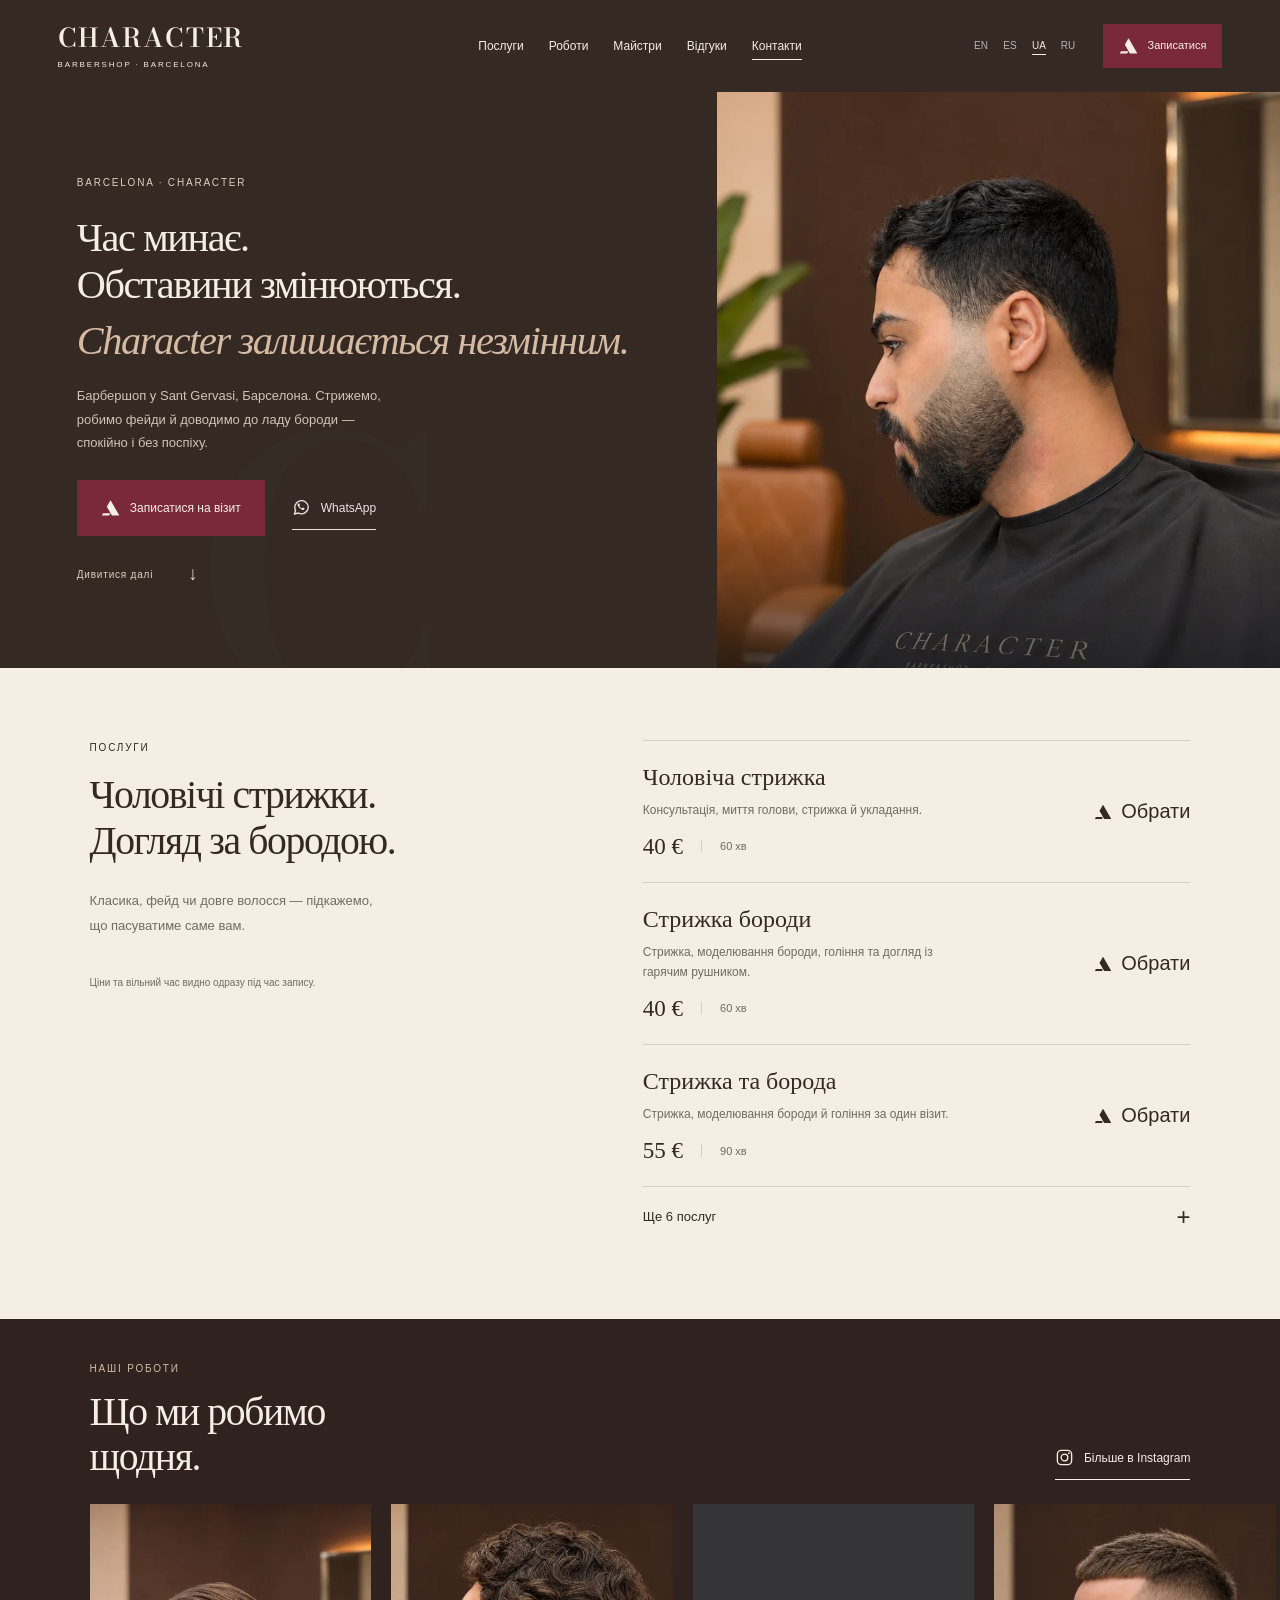
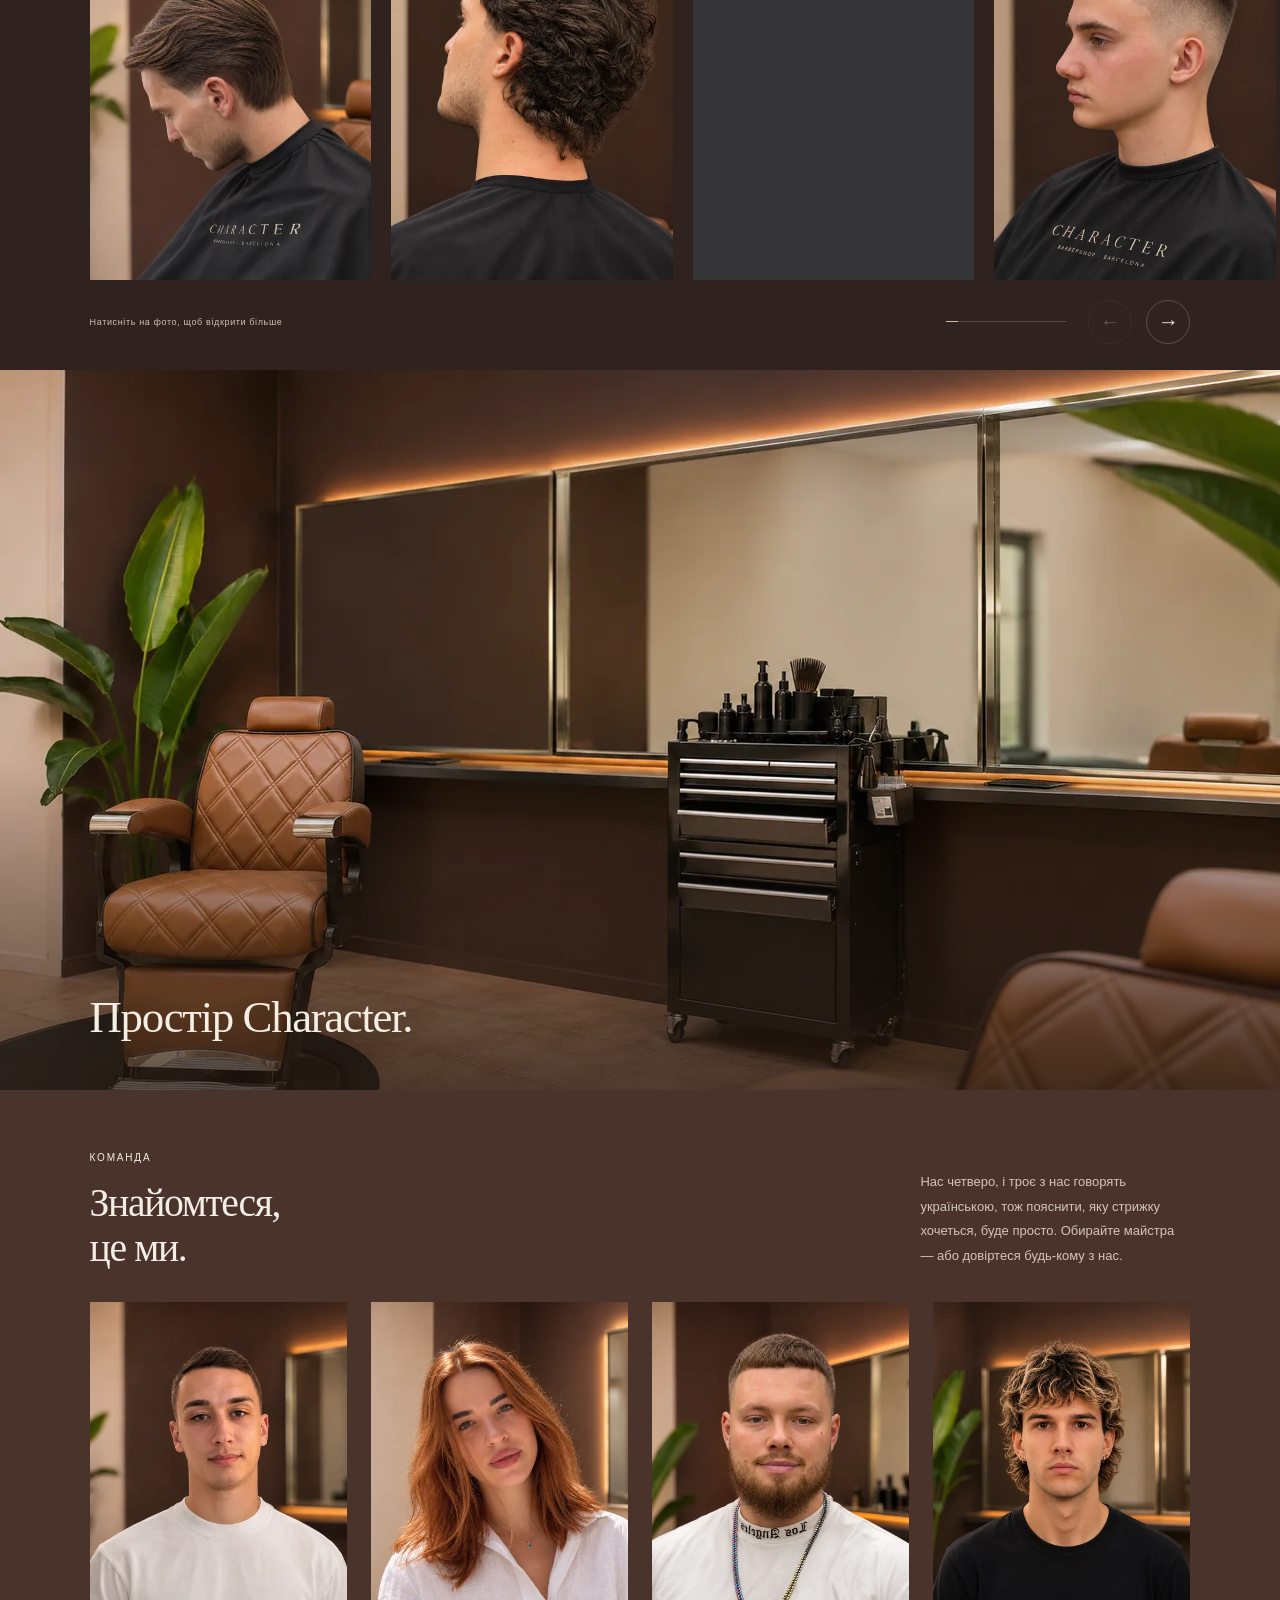
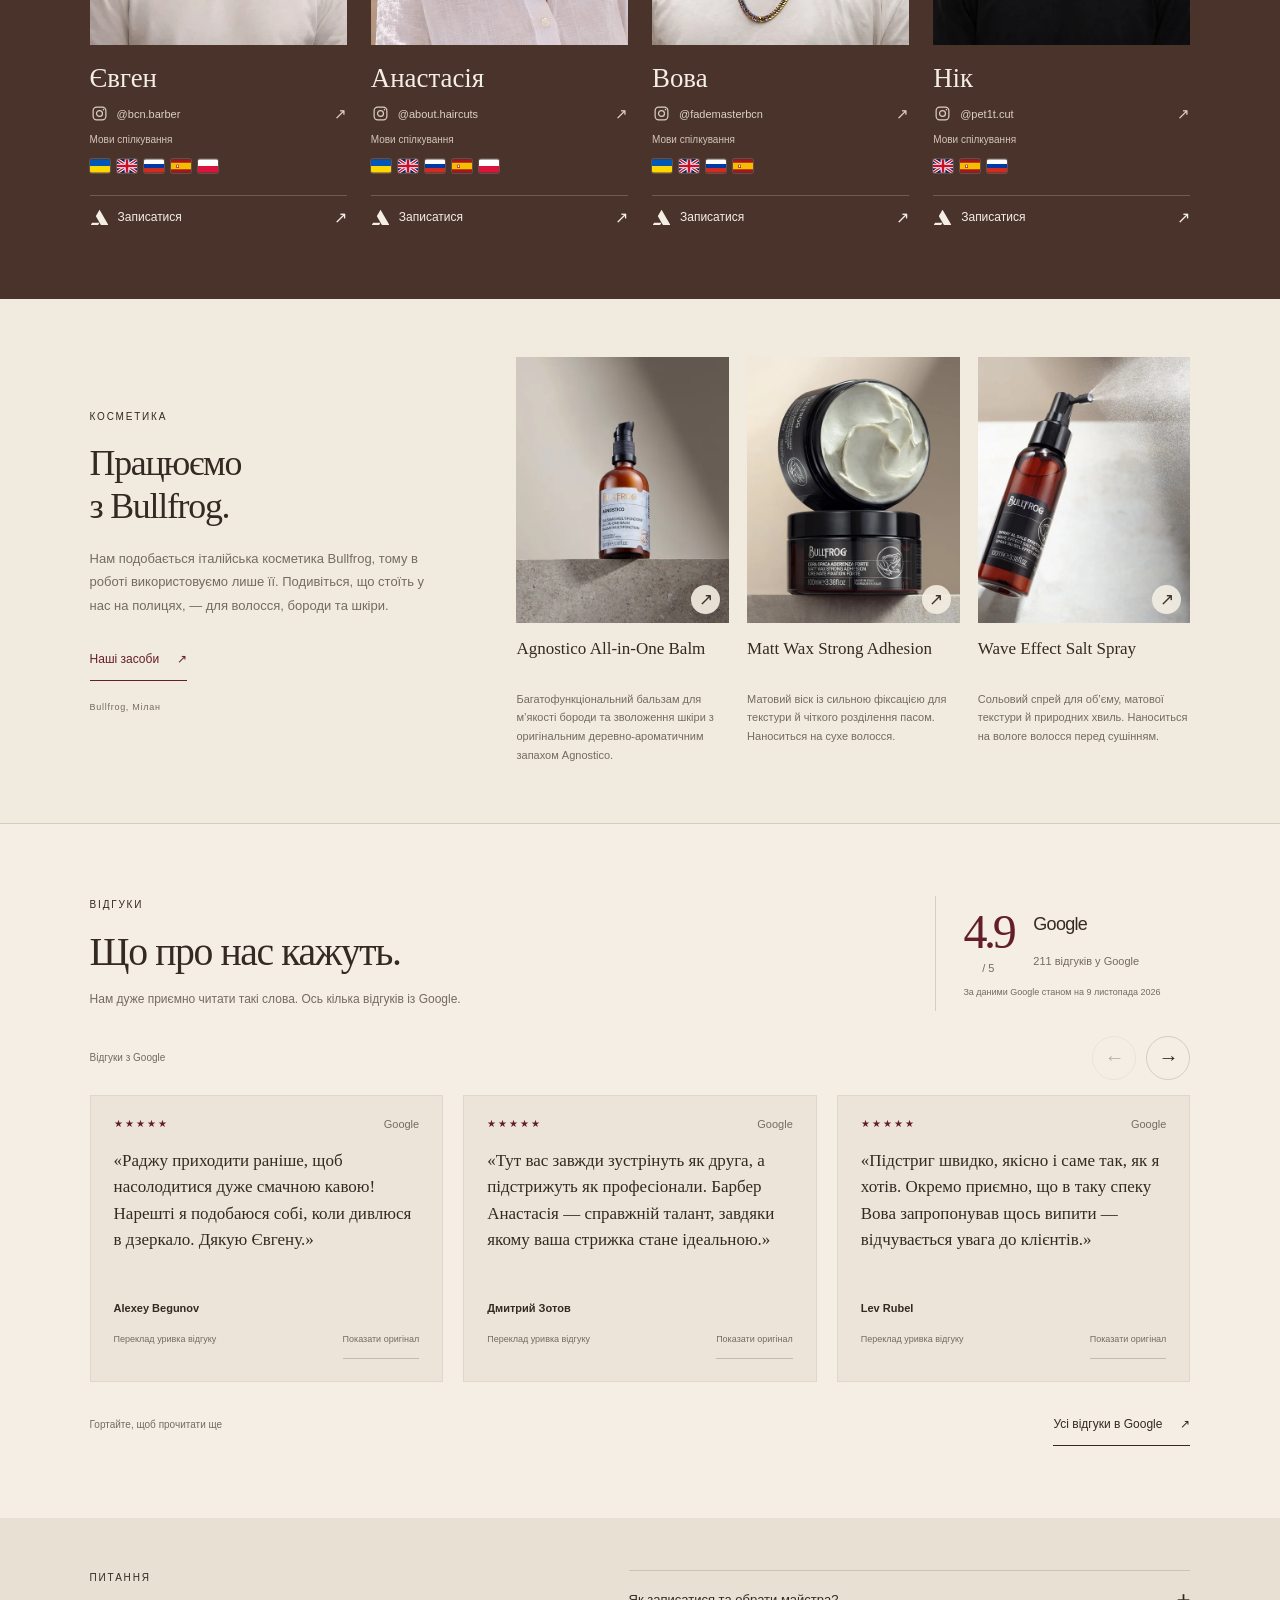
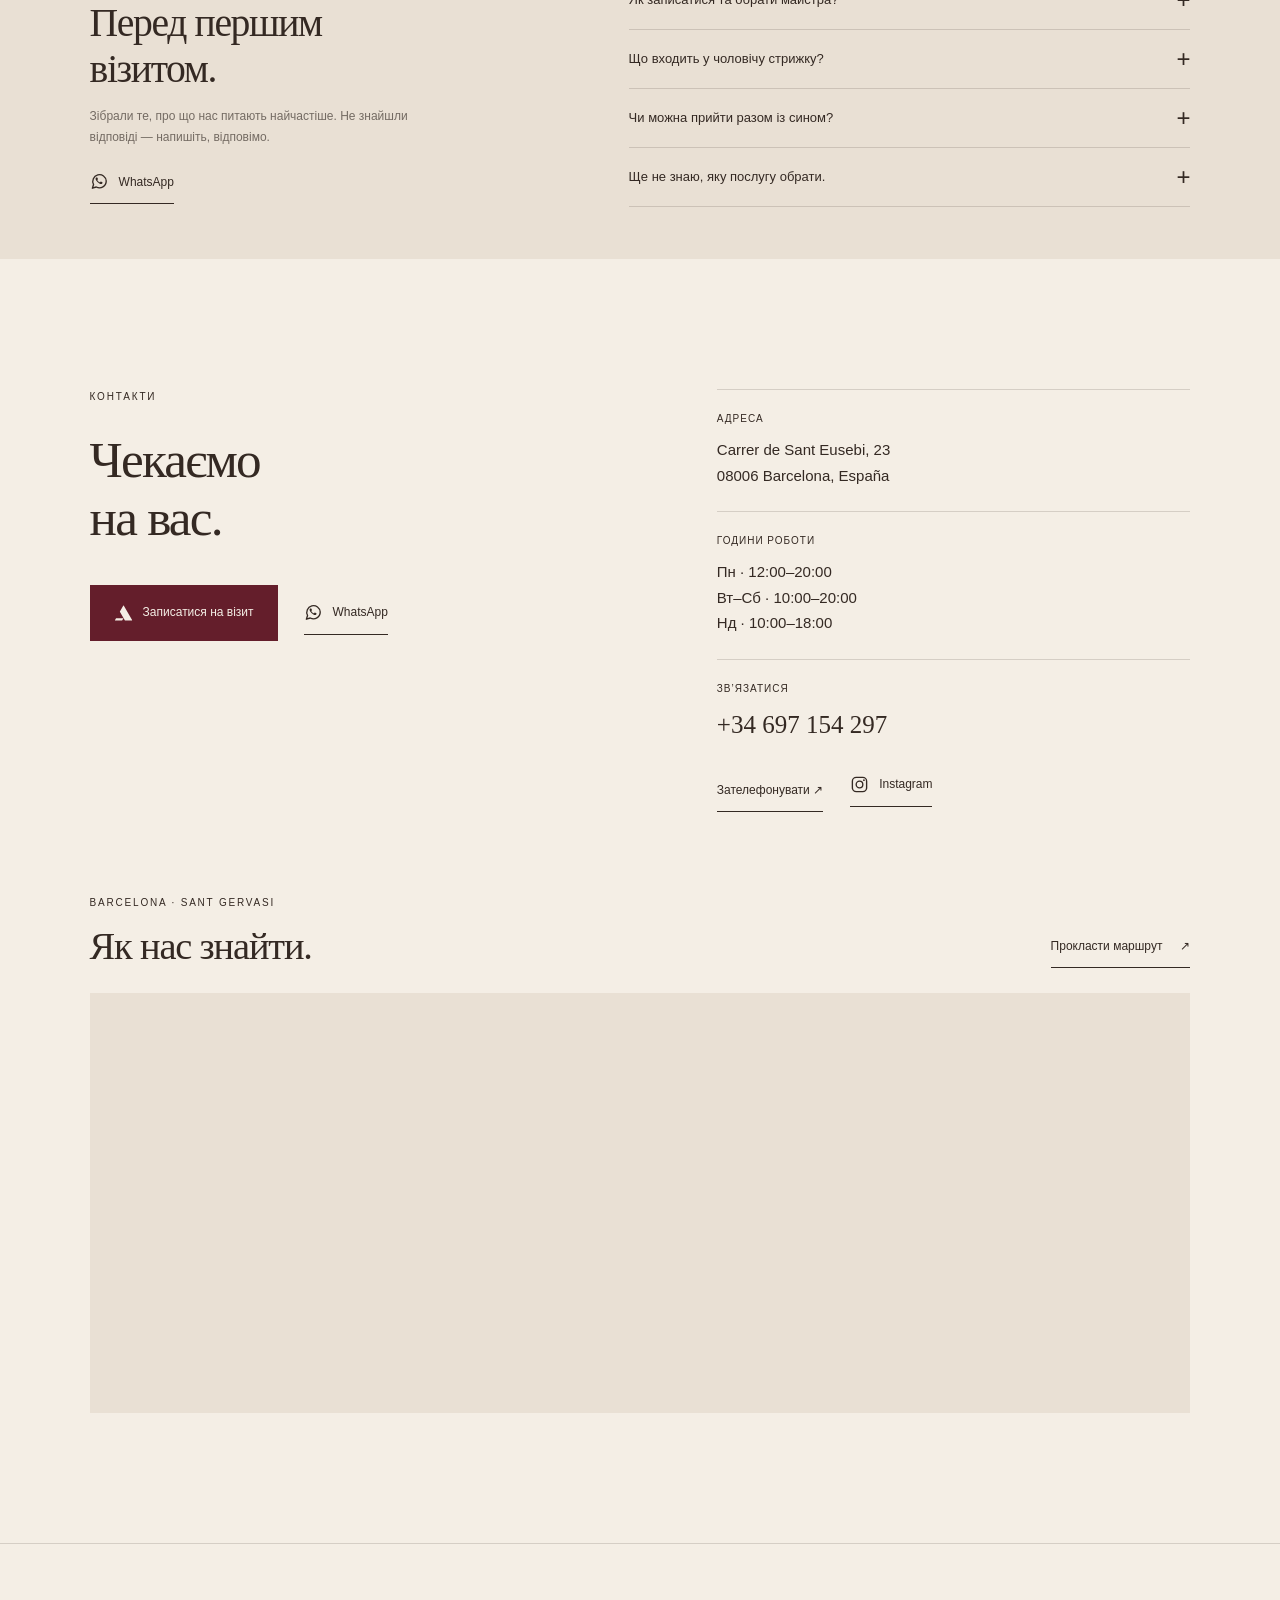
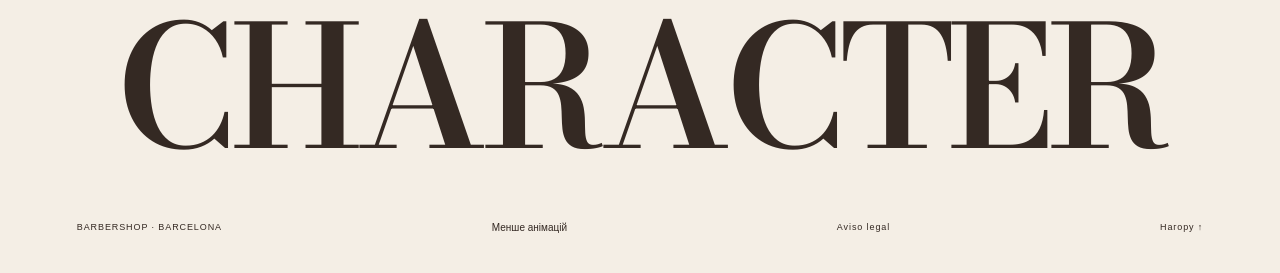
<file: uk/index.html>
<!doctype html>
<html lang="uk">
<head>
  <meta charset="utf-8">
<meta name="facebook-domain-verification" content="catnfvx00z3ga2xudbu41z5t7webw6"><meta name="viewport" content="width=device-width,initial-scale=1,viewport-fit=cover">
  <title>Барбершоп у Барселоні — стрижки та борода | Character</title>
  <meta name="theme-color" content="#342923">
  <link rel="icon" href="/assets/favicon.svg" type="image/svg+xml">
  <link rel="preload" href="/assets/character-display.ttf" as="font" type="font/ttf" crossorigin>
  <link rel="preload" href="/assets/portraits/img_2643-800.webp" as="image" imagesrcset="/assets/portraits/img_2643-800.webp 800w, /assets/portraits/img_2643-1086.webp 1086w" imagesizes="(max-width: 760px) 100vw, 52vw">
  <link rel="stylesheet" href="/styles.css?v=clean-labels-1"><link rel="stylesheet" href="/rituals.css"><script src="/app.js?v=human-copy-2" defer></script><script src="/rituals.js?v=seo-1" defer></script>
  <link rel="stylesheet" href="/portfolio.css?v=clean-labels-1"><link rel="stylesheet" href="/team.css?v=character-team-5"><link rel="stylesheet" href="/mobile-type.css?v=1">
<meta name="description" content="Чоловічі стрижки, фейд, довге волосся та оформлення бороди у Sant Gervasi, Барселона. Україномовні барбери Character. Онлайн-запис."><meta name="robots" content="index,follow,max-image-preview:large"><link rel="canonical" href="https://characterbarcelona.com/uk/"><link rel="alternate" hreflang="en" href="https://characterbarcelona.com/"><link rel="alternate" hreflang="es" href="https://characterbarcelona.com/es/"><link rel="alternate" hreflang="uk" href="https://characterbarcelona.com/uk/"><link rel="alternate" hreflang="ru" href="https://characterbarcelona.com/ru/"><link rel="alternate" hreflang="x-default" href="https://characterbarcelona.com/"><meta property="og:type" content="website"><meta property="og:site_name" content="Character Barbershop"><meta property="og:title" content="Барбершоп у Барселоні — стрижки та борода | Character"><meta property="og:description" content="Чоловічі стрижки, фейд, довге волосся та оформлення бороди у Sant Gervasi, Барселона. Україномовні барбери Character. Онлайн-запис."><meta property="og:url" content="https://characterbarcelona.com/uk/"><meta property="og:locale" content="uk_UA"><meta property="og:image" content="https://characterbarcelona.com/assets/interior-1280.webp"><meta property="og:image:width" content="1280"><meta property="og:image:height" content="853"><meta property="og:image:type" content="image/webp"><meta property="og:image:alt" content="Візуалізація бежево-шоколадного інтер’єру Character"><meta property="og:locale:alternate" content="en_GB"><meta property="og:locale:alternate" content="es_ES"><meta property="og:locale:alternate" content="ru_RU"><meta name="twitter:card" content="summary_large_image"><meta name="twitter:title" content="Барбершоп у Барселоні — стрижки та борода | Character"><meta name="twitter:description" content="Чоловічі стрижки, фейд, довге волосся та оформлення бороди у Sant Gervasi, Барселона. Україномовні барбери Character. Онлайн-запис."><meta name="twitter:image" content="https://characterbarcelona.com/assets/interior-1280.webp"><meta name="twitter:image:alt" content="Візуалізація бежево-шоколадного інтер’єру Character"><script type="application/json" id="seo-config">{"origin":"https://characterbarcelona.com","languages":{"en":{"path":"/","locale":"en_GB","title":"Barbershop in Barcelona · Sant Gervasi | Character","description":"Men’s haircuts, skin fades, longer styles and beard trims at Character in Sant Gervasi, Barcelona. English-speaking barbers. Book online."},"es":{"path":"/es/","locale":"es_ES","title":"Barbería en Barcelona · Sant Gervasi | Character","description":"Cortes de pelo para hombre, degradados, pelo largo y arreglo de barba en Sant Gervasi, Barcelona. Conoce a los barberos de Character y reserva online."},"uk":{"path":"/uk/","locale":"uk_UA","title":"Барбершоп у Барселоні — стрижки та борода | Character","description":"Чоловічі стрижки, фейд, довге волосся та оформлення бороди у Sant Gervasi, Барселона. Україномовні барбери Character. Онлайн-запис."},"ru":{"path":"/ru/","locale":"ru_RU","title":"Барбершоп в Барселоне — стрижки и борода | Character","description":"Мужские стрижки, фейд, удлинённые волосы и оформление бороды в Sant Gervasi, Барселона. Русскоязычные барберы Character. Запись онлайн."}}}</script><script type="application/ld+json" id="business-schema">{"@context":"https://schema.org","@graph":[{"@type":"HairSalon","@id":"https://characterbarcelona.com/#barbershop","name":"Character Barbershop","url":"https://characterbarcelona.com/","telephone":"+34697154297","image":"https://characterbarcelona.com/assets/interior-1280.webp","address":{"@type":"PostalAddress","streetAddress":"Carrer de Sant Eusebi, 23","addressLocality":"Barcelona","addressRegion":"Catalunya","postalCode":"08006","addressCountry":"ES"},"geo":{"@type":"GeoCoordinates","latitude":41.4013683,"longitude":2.1492276},"hasMap":"https://www.google.com/maps?cid=2648370291810908901","sameAs":["https://www.instagram.com/character.barcelona/"],"currenciesAccepted":"EUR","potentialAction":{"@type":"ReserveAction","target":"https://character.altegio.me/"},"openingHoursSpecification":[{"@type":"OpeningHoursSpecification","dayOfWeek":["https://schema.org/Monday"],"opens":"12:00","closes":"20:00"},{"@type":"OpeningHoursSpecification","dayOfWeek":["https://schema.org/Tuesday","https://schema.org/Wednesday","https://schema.org/Thursday","https://schema.org/Friday","https://schema.org/Saturday"],"opens":"10:00","closes":"20:00"},{"@type":"OpeningHoursSpecification","dayOfWeek":["https://schema.org/Sunday"],"opens":"10:00","closes":"18:00"}]},{"@type":"WebSite","@id":"https://characterbarcelona.com/#website","name":"Character Barbershop","url":"https://characterbarcelona.com/","inLanguage":["en","es","uk","ru"],"publisher":{"@id":"https://characterbarcelona.com/#barbershop"}},{"@type":"WebPage","@id":"https://characterbarcelona.com/uk/#webpage","url":"https://characterbarcelona.com/uk/","name":"Барбершоп у Барселоні — стрижки та борода | Character","description":"Чоловічі стрижки, фейд, довге волосся та оформлення бороди у Sant Gervasi, Барселона. Україномовні барбери Character. Онлайн-запис.","inLanguage":"uk","isPartOf":{"@id":"https://characterbarcelona.com/#website"},"about":{"@id":"https://characterbarcelona.com/#barbershop"}}]}</script></head>
<body>
  <svg class="icon-sprite" xmlns="http://www.w3.org/2000/svg" aria-hidden="true" focusable="false">
<symbol id="icon-instagram" viewbox="0 0 24 24"><rect x="3" y="3" width="18" height="18" rx="5" fill="none" stroke="currentColor" stroke-width="1.7"></rect><circle cx="12" cy="12" r="4.2" fill="none" stroke="currentColor" stroke-width="1.7"></circle><circle cx="17.6" cy="6.5" r="1.1" fill="currentColor"></circle></symbol>
<symbol id="icon-whatsapp" viewbox="0 0 24 24"><path d="M20.5 11.5a8.5 8.5 0 0 1-12.6 7.45L3 20.5l1.5-4.7A8.5 8.5 0 1 1 20.5 11.5Z" fill="none" stroke="currentColor" stroke-width="1.7" stroke-linejoin="round"></path><path d="M8.2 6.9c-.45 0-1.15.68-1.15 1.7 0 1.05.75 2.36 2.36 3.95 1.61 1.59 3.46 2.55 4.63 2.55.83 0 1.7-.63 1.75-1.22l.04-.55c.02-.22-.1-.38-.3-.48l-1.65-.81c-.22-.1-.4-.06-.55.13l-.63.8c-.12.15-.28.18-.46.1-1.12-.47-2.3-1.57-2.88-2.68-.1-.18-.08-.32.07-.48l.57-.65c.13-.16.18-.33.1-.54l-.77-1.61c-.1-.2-.25-.3-.47-.3h-.66Z" fill="currentColor"></path></symbol>
<symbol id="icon-altegio" viewbox="120 150 760 660"><path d="M843.959 764.552C847.021 769.856 843.193 776.486 837.07 776.486H558.335C555.493 776.486 552.867 774.97 551.446 772.508L355.39 432.861C353.969 430.4 353.969 427.367 355.39 424.905L494.757 183.464C497.819 178.16 505.474 178.16 508.536 183.464L843.959 764.552Z" fill="currentColor"></path><path d="M202.24 690.218C203.661 687.756 206.287 686.24 209.129 686.24H493.127C496.913 686.24 499.279 690.339 497.386 693.618L451.849 772.507C450.428 774.969 447.802 776.485 444.96 776.485H160.962C157.176 776.485 154.81 772.386 156.703 769.107L202.24 690.218Z" fill="currentColor"></path></symbol>
<symbol id="flag-uk" viewbox="0 0 30 20"><path fill="#0057b7" d="M0 0h30v10H0z"></path><path fill="#ffd700" d="M0 10h30v10H0z"></path></symbol>
<symbol id="flag-en" viewbox="0 0 30 20"><path fill="#012169" d="M0 0h30v20H0z"></path><path stroke="#fff" stroke-width="5" d="m0 0 30 20M30 0 0 20"></path><path stroke="#c8102e" stroke-width="2" d="m0 0 30 20M30 0 0 20"></path><path stroke="#fff" stroke-width="7" d="M15 0v20M0 10h30"></path><path stroke="#c8102e" stroke-width="4" d="M15 0v20M0 10h30"></path></symbol>
<symbol id="flag-ru" viewbox="0 0 30 20"><path fill="#fff" d="M0 0h30v7H0z"></path><path fill="#0039a6" d="M0 7h30v6H0z"></path><path fill="#d52b1e" d="M0 13h30v7H0z"></path></symbol>
<symbol id="flag-es" viewbox="0 0 30 20"><path fill="#aa151b" d="M0 0h30v20H0z"></path><path fill="#f1bf00" d="M0 5h30v10H0z"></path><path fill="#aa151b" d="M8 8h4v5H8z"></path><path fill="#fff" d="M9 9h2v3H9z"></path></symbol>
<symbol id="flag-pl" viewbox="0 0 30 20"><path fill="#fff" d="M0 0h30v10H0z"></path><path fill="#dc143c" d="M0 10h30v10H0z"></path></symbol>
</svg>
  <div id="top" aria-hidden="true"></div>
  <a class="skip-link" href="#main" data-t="skip">До вмісту</a>
  <div class="reading-progress" aria-hidden="true"></div>
  <header class="header">
    <a class="brand" href="#top" aria-label="Character Barbershop — головна">CHARACTER<span>BARBERSHOP · BARCELONA</span></a>
    <nav class="navigation" aria-label="Основна навігація"><a href="#services" data-t="services">Послуги</a><a href="#works" data-t="works">Роботи</a><a href="#team" data-t="team">Майстри</a><a href="#reviews" data-t="reviews">Відгуки</a><a href="#contact" data-t="contact">Контакти</a></nav>
    <div class="header-actions"><div class="languages" aria-label="Мова сайту"><a data-lang="en" lang="en" aria-label="English" title="English" href="/" hreflang="en">EN</a><a data-lang="es" lang="es" aria-label="Español" title="Español" href="/es/" hreflang="es">ES</a><a data-lang="uk" lang="uk" aria-label="Українська" title="Українська" href="/uk/" hreflang="uk" aria-current="true">UA</a><a data-lang="ru" lang="ru" aria-label="Русский" title="Русский" href="/ru/" hreflang="ru">RU</a></div><button class="has-app-icon button header-book" data-action="book"><svg class="app-icon app-icon-altegio" aria-hidden="true" focusable="false"><use href="#icon-altegio"></use></svg><span data-t="book">Записатися</span></button></div>
  </header>
  <main id="main">
    <section class="hero" aria-labelledby="hero-title">
      <div class="hero-copy"><span class="eyebrow">BARCELONA · CHARACTER</span><h1 id="hero-title" class="hero-motto"><span data-t="heroOne">Час минає.</span> <span data-t="heroTwo">Обставини змінюються.</span> <em data-t="heroThree">Character залишається незмінним.</em></h1><p class="hero-description" data-t="heroDescription">Барбершоп у Sant Gervasi, Барселона. Стрижемо, робимо фейди й доводимо до ладу бороди — спокійно і без поспіху.</p><div class="hero-actions"><button class="has-app-icon button" data-action="book"><svg class="app-icon app-icon-altegio" aria-hidden="true" focusable="false"><use href="#icon-altegio"></use></svg><span data-t="bookVisit">Записатися на візит</span></button><button class="has-app-icon text-link" data-action="whatsapp"><svg class="app-icon app-icon-whatsapp" aria-hidden="true" focusable="false"><use href="#icon-whatsapp"></use></svg><span>WhatsApp</span></button></div><a class="explore" href="#services"><span data-t="explore">Дивитися далі</span><span aria-hidden="true">↓</span></a></div>
      <div class="hero-photo"><img src="/assets/portraits/img_2643-1086.webp" srcset="/assets/portraits/img_2643-800.webp 800w, /assets/portraits/img_2643-1086.webp 1086w" sizes="(max-width: 760px) 100vw, 52vw" width="1086" height="1448" fetchpriority="high" alt="Темне волосся й чітко оформлена борода у профіль"></div>
      <div class="hero-watermark" aria-hidden="true">C</div>
    </section>

    <section class="section services-section" id="services" aria-labelledby="services-title">
      <div class="section-intro" data-reveal><span class="eyebrow" data-t="servicesKicker">Послуги</span><h2 id="services-title" data-t="servicesTitle">Чоловічі стрижки.<br>Догляд за бородою.</h2><p data-t="servicesIntro">Класика, фейд чи довге волосся — підкажемо, що пасуватиме саме вам.</p><span class="section-note" data-t="pricesNote">Ціни та вільний час видно одразу під час запису.</span></div>
      <div class="service-list">
        <article class="service-row"><div class="service-content"><h3 data-t="haircut">Чоловіча стрижка</h3><p data-t="haircutText">Консультація, миття голови, стрижка й укладання.</p><div class="service-meta"><strong>40 €</strong><span data-t="duration60">60 хв</span></div></div><button class="has-app-icon service-button" data-action="book" data-service="haircut" aria-label="Book a visit: Men’s haircut"><svg class="app-icon app-icon-altegio" aria-hidden="true" focusable="false"><use href="#icon-altegio"></use></svg><span data-t="choose">Обрати</span></button></article>
        <article class="service-row"><div class="service-content"><h3 data-t="beard">Стрижка бороди</h3><p data-t="beardText">Стрижка, моделювання бороди, гоління та догляд із гарячим рушником.</p><div class="service-meta"><strong>40 €</strong><span data-t="duration60">60 хв</span></div></div><button class="has-app-icon service-button" data-action="book" data-service="beard" aria-label="Book a visit: Beard grooming"><svg class="app-icon app-icon-altegio" aria-hidden="true" focusable="false"><use href="#icon-altegio"></use></svg><span data-t="choose">Обрати</span></button></article>
        <article class="service-row"><div class="service-content"><h3 data-t="combo">Стрижка та борода</h3><p data-t="comboText">Стрижка, моделювання бороди й гоління за один візит.</p><div class="service-meta"><strong>55 €</strong><span data-t="duration90">90 хв</span></div></div><button class="has-app-icon service-button" data-action="book" data-service="combo" aria-label="Book a visit: Haircut &amp; beard"><svg class="app-icon app-icon-altegio" aria-hidden="true" focusable="false"><use href="#icon-altegio"></use></svg><span data-t="choose">Обрати</span></button></article>
        <details class="more-services"><summary><span data-t="moreServices">Ще 6 послуг</span><span class="disclosure-symbol" aria-hidden="true">+</span></summary>
        <article class="service-row"><div class="service-content"><h3 data-t="longHair">Стрижка подовженого волосся</h3><div class="service-meta"><strong>50 €</strong><span data-t="duration60">60 хв</span></div></div><button class="has-app-icon service-button" data-action="book" data-service="longHair" aria-label="Book a visit: Longer haircut"><svg class="app-icon app-icon-altegio" aria-hidden="true" focusable="false"><use href="#icon-altegio"></use></svg><span data-t="choose">Обрати</span></button></article>
        <article class="service-row"><div class="service-content"><h3 data-t="longCombo">Подовжена стрижка та борода</h3><div class="service-meta"><strong>70 €</strong><span data-t="duration120">120 хв</span></div></div><button class="has-app-icon service-button" data-action="book" data-service="longCombo" aria-label="Book a visit: Longer haircut &amp; beard"><svg class="app-icon app-icon-altegio" aria-hidden="true" focusable="false"><use href="#icon-altegio"></use></svg><span data-t="choose">Обрати</span></button></article>
        <article class="service-row"><div class="service-content"><h3 data-t="fatherSon">Батько + син до 10 років</h3><p class="service-specialist" data-t="fatherSonText">Лише у Вови — під час запису оберіть його.</p><div class="service-meta"><strong>65 €</strong><span data-t="duration120">120 хв</span></div></div><button class="has-app-icon service-button" data-action="book" data-service="fatherSon" aria-label="Book a visit: Father &amp; son under 10"><svg class="app-icon app-icon-altegio" aria-hidden="true" focusable="false"><use href="#icon-altegio"></use></svg><span data-t="choose">Обрати</span></button></article>
        <article class="service-row"><div class="service-content"><h3 data-t="facial">Догляд за обличчям Bullfrog</h3><div class="service-meta"><strong>30 €</strong><span data-t="duration30">30 хв</span></div></div><button class="has-app-icon service-button" data-action="book" data-service="facial" aria-label="Book a visit: Bullfrog facial care"><svg class="app-icon app-icon-altegio" aria-hidden="true" focusable="false"><use href="#icon-altegio"></use></svg><span data-t="choose">Обрати</span></button></article>
        <article class="service-row"><div class="service-content"><h3 data-t="camouflage">Камуфляж волосся / бороди</h3><div class="service-meta"><strong>25 €</strong><span data-t="duration30">30 хв</span></div></div><button class="has-app-icon service-button" data-action="book" data-service="camouflage" aria-label="Book a visit: Hair / beard grey blending"><svg class="app-icon app-icon-altegio" aria-hidden="true" focusable="false"><use href="#icon-altegio"></use></svg><span data-t="choose">Обрати</span></button></article>
        <article class="service-row"><div class="service-content"><h3 data-t="wax">Воскова депіляція</h3><div class="service-meta"><strong>5 €</strong></div></div><button class="has-app-icon service-button" data-action="book" data-service="wax" aria-label="Book a visit: Waxing"><svg class="app-icon app-icon-altegio" aria-hidden="true" focusable="false"><use href="#icon-altegio"></use></svg><span data-t="choose">Обрати</span></button></article>
        </details>
      </div>
    </section>

    <section class="gallery-section" id="works" aria-labelledby="works-title">
      <div class="gallery-pin"><div class="gallery-heading"><div><span class="eyebrow" data-t="worksKicker">Наші роботи</span><h2 id="works-title" data-t="worksTitle">Що ми робимо<br>щодня.</h2></div><a class="has-app-icon text-link" href="https://www.instagram.com/character.barcelona/" target="_blank" rel="noopener noreferrer"><svg class="app-icon app-icon-instagram" aria-hidden="true" focusable="false"><use href="#icon-instagram"></use></svg><span data-t="moreWorks">Більше в Instagram</span></a></div>
        <div class="gallery-window" tabindex="0" role="region" data-aria-t="galleryTitle" aria-label="Роботи Character"><div class="gallery-track">
          <figure class="gallery-card"><a class="portrait-open" href="/assets/portraits/img_8413-1086.webp" data-portrait="0" aria-label="Збільшити фотографію: Зачесане назад каштанове волосся у профіль"><img src="/assets/portraits/img_8413-800.webp" srcset="/assets/portraits/img_8413-480.webp 480w, /assets/portraits/img_8413-800.webp 800w" sizes="(max-width:760px) 72vw, 285px" width="1086" height="1448" loading="lazy" decoding="async" alt="Зачесане назад каштанове волосся у профіль"></a></figure>
          <figure class="gallery-card"><a class="portrait-open" href="/assets/portraits/img_0711-1086.webp" data-portrait="1" aria-label="Збільшити фотографію: Подовжені кучері з боку потилиці"><img src="/assets/portraits/img_0711-800.webp" srcset="/assets/portraits/img_0711-480.webp 480w, /assets/portraits/img_0711-800.webp 800w" sizes="(max-width:760px) 72vw, 285px" width="1086" height="1448" loading="lazy" decoding="async" alt="Подовжені кучері з боку потилиці"></a></figure>
          <figure class="gallery-card"><a class="portrait-open" href="/assets/portraits/img_2643-1086.webp" data-portrait="2" aria-label="Збільшити фотографію: Темне волосся й чітко оформлена борода у профіль"><img src="/assets/portraits/img_2643-800.webp" srcset="/assets/portraits/img_2643-480.webp 480w, /assets/portraits/img_2643-800.webp 800w" sizes="(max-width:760px) 72vw, 285px" width="1086" height="1448" loading="lazy" decoding="async" alt="Темне волосся й чітко оформлена борода у профіль"></a></figure>
          <figure class="gallery-card"><a class="portrait-open" href="/assets/portraits/img_5461-1086.webp" data-portrait="3" aria-label="Збільшити фотографію: Коротка стрижка з плавним фейдом"><img src="/assets/portraits/img_5461-800.webp" srcset="/assets/portraits/img_5461-480.webp 480w, /assets/portraits/img_5461-800.webp 800w" sizes="(max-width:760px) 72vw, 285px" width="1086" height="1448" loading="lazy" decoding="async" alt="Коротка стрижка з плавним фейдом"></a></figure>
          <figure class="gallery-card"><a class="portrait-open" href="/assets/portraits/img_5343-1086.webp" data-portrait="4" aria-label="Збільшити фотографію: Текстурована темна стрижка з фейдом"><img src="/assets/portraits/img_5343-800.webp" srcset="/assets/portraits/img_5343-480.webp 480w, /assets/portraits/img_5343-800.webp 800w" sizes="(max-width:760px) 72vw, 285px" width="1086" height="1448" loading="lazy" decoding="async" alt="Текстурована темна стрижка з фейдом"></a></figure>
          <figure class="gallery-card"><a class="portrait-open" href="/assets/portraits/img_5868-1086.webp" data-portrait="5" aria-label="Збільшити фотографію: Кучеряве волосся й густа борода"><img src="/assets/portraits/img_5868-800.webp" srcset="/assets/portraits/img_5868-480.webp 480w, /assets/portraits/img_5868-800.webp 800w" sizes="(max-width:760px) 72vw, 285px" width="1086" height="1448" loading="lazy" decoding="async" alt="Кучеряве волосся й густа борода"></a></figure>
          <figure class="gallery-card"><a class="portrait-open" href="/assets/portraits/img_7497-1086.webp" data-portrait="6" aria-label="Збільшити фотографію: Подовжена багатошарова стрижка у профіль"><img src="/assets/portraits/img_7497-800.webp" srcset="/assets/portraits/img_7497-480.webp 480w, /assets/portraits/img_7497-800.webp 800w" sizes="(max-width:760px) 72vw, 285px" width="1086" height="1448" loading="lazy" decoding="async" alt="Подовжена багатошарова стрижка у профіль"></a></figure>
        </div></div><div class="gallery-bottom"><span class="gallery-hint" data-t="gallerySwipe">Натисніть на фото, щоб відкрити більше</span><div class="gallery-meter" aria-hidden="true"><span></span></div><div class="portfolio-navigation"><button type="button" data-gallery-prev data-aria-t="galleryPrev" aria-label="Попередня фотографія">←</button><button type="button" data-gallery-next data-aria-t="galleryNext" aria-label="Наступна фотографія">→</button></div></div>
      </div>
    </section>

    <figure class="interior"><img src="/assets/interior-1280.webp" width="1280" height="853" loading="lazy" decoding="async" alt="Візуалізація бежево-шоколадного інтер’єру Character"><figcaption><span data-t="roomTitle">Простір Character.</span></figcaption></figure>
<section class="team-section section team-portraits" id="team" aria-labelledby="team-title">
      <div class="team-intro" data-reveal><span class="eyebrow" data-t="teamKicker">Команда</span><h2 id="team-title" data-t="teamTitle">Знайомтеся,<br>це ми.</h2><p data-t="teamIntro">Нас четверо, і троє з нас говорять українською, тож пояснити, яку стрижку хочеться, буде просто. Обирайте майстра — або довіртеся будь-кому з нас.</p></div>
      <div class="team-grid">
        <article class="team-member" data-staff="yevhen">
          <div class="staff-portrait"><img src="/assets/team/yevhen-480.webp?v=2" srcset="/assets/team/yevhen-480.webp?v=2 480w, /assets/team/yevhen-800.webp?v=2 800w" sizes="(max-width:760px) calc((100vw - 60px) / 2), (max-width:1023px) calc((100vw - 120px) / 2), calc((100vw - 180px) / 4)" width="1086" height="1448" loading="lazy" decoding="async" data-staff-name="zhenya" alt="Євген"></div>
          <div class="staff-details">
            <h3 data-t="zhenya">Євген</h3>
            <a class="staff-instagram" href="https://www.instagram.com/bcn.barber/" target="_blank" rel="noopener noreferrer" aria-label="Instagram @bcn.barber"><svg class="app-icon app-icon-instagram" aria-hidden="true" focusable="false"><use href="#icon-instagram"></use></svg><span>@bcn.barber</span><span class="staff-link-arrow" aria-hidden="true">↗</span></a>
            <div class="member-languages"><span class="language-label" data-t="spokenLanguages">Мови спілкування</span><div class="language-flags"><span class="language-flag" role="img" tabindex="0" data-title-t="languageUk" data-aria-t="languageUk" title="Українська" aria-label="Українська"><svg aria-hidden="true" focusable="false" viewbox="0 0 30 20"><use href="#flag-uk"></use></svg><span class="flag-tooltip" aria-hidden="true" data-t="languageUk">Українська</span></span><span class="language-flag" role="img" tabindex="0" data-title-t="languageEn" data-aria-t="languageEn" title="Англійська" aria-label="Англійська"><svg aria-hidden="true" focusable="false" viewbox="0 0 30 20"><use href="#flag-en"></use></svg><span class="flag-tooltip" aria-hidden="true" data-t="languageEn">Англійська</span></span><span class="language-flag" role="img" tabindex="0" data-title-t="languageRu" data-aria-t="languageRu" title="Російська" aria-label="Російська"><svg aria-hidden="true" focusable="false" viewbox="0 0 30 20"><use href="#flag-ru"></use></svg><span class="flag-tooltip" aria-hidden="true" data-t="languageRu">Російська</span></span><span class="language-flag" role="img" tabindex="0" data-title-t="languageEs" data-aria-t="languageEs" title="Іспанська" aria-label="Іспанська"><svg aria-hidden="true" focusable="false" viewbox="0 0 30 20"><use href="#flag-es"></use></svg><span class="flag-tooltip" aria-hidden="true" data-t="languageEs">Іспанська</span></span><span class="language-flag" role="img" tabindex="0" data-title-t="languagePl" data-aria-t="languagePl" title="Польська" aria-label="Польська"><svg aria-hidden="true" focusable="false" viewbox="0 0 30 20"><use href="#flag-pl"></use></svg><span class="flag-tooltip" aria-hidden="true" data-t="languagePl">Польська</span></span></div></div>
            <a class="staff-book" href="https://character.altegio.me/company/1355489/personal/select-master?o=m3011526"><svg class="app-icon app-icon-altegio" aria-hidden="true" focusable="false"><use href="#icon-altegio"></use></svg><span data-t="book">Записатися</span><span aria-hidden="true">↗</span></a>
          </div>
        </article>
        <article class="team-member" data-staff="anastasia">
          <div class="staff-portrait"><img src="/assets/team/anastasia-480.webp" srcset="/assets/team/anastasia-480.webp 480w, /assets/team/anastasia-800.webp 800w" sizes="(max-width:760px) calc((100vw - 60px) / 2), (max-width:1023px) calc((100vw - 120px) / 2), calc((100vw - 180px) / 4)" width="1086" height="1448" loading="lazy" decoding="async" data-staff-name="anastasiia" alt="Анастасія"></div>
          <div class="staff-details">
            <h3 data-t="anastasiia">Анастасія</h3>
            <a class="staff-instagram" href="https://www.instagram.com/about.haircuts/" target="_blank" rel="noopener noreferrer" aria-label="Instagram @about.haircuts"><svg class="app-icon app-icon-instagram" aria-hidden="true" focusable="false"><use href="#icon-instagram"></use></svg><span>@about.haircuts</span><span class="staff-link-arrow" aria-hidden="true">↗</span></a>
            <div class="member-languages"><span class="language-label" data-t="spokenLanguages">Мови спілкування</span><div class="language-flags"><span class="language-flag" role="img" tabindex="0" data-title-t="languageUk" data-aria-t="languageUk" title="Українська" aria-label="Українська"><svg aria-hidden="true" focusable="false" viewbox="0 0 30 20"><use href="#flag-uk"></use></svg><span class="flag-tooltip" aria-hidden="true" data-t="languageUk">Українська</span></span><span class="language-flag" role="img" tabindex="0" data-title-t="languageEn" data-aria-t="languageEn" title="Англійська" aria-label="Англійська"><svg aria-hidden="true" focusable="false" viewbox="0 0 30 20"><use href="#flag-en"></use></svg><span class="flag-tooltip" aria-hidden="true" data-t="languageEn">Англійська</span></span><span class="language-flag" role="img" tabindex="0" data-title-t="languageRu" data-aria-t="languageRu" title="Російська" aria-label="Російська"><svg aria-hidden="true" focusable="false" viewbox="0 0 30 20"><use href="#flag-ru"></use></svg><span class="flag-tooltip" aria-hidden="true" data-t="languageRu">Російська</span></span><span class="language-flag" role="img" tabindex="0" data-title-t="languageEs" data-aria-t="languageEs" title="Іспанська" aria-label="Іспанська"><svg aria-hidden="true" focusable="false" viewbox="0 0 30 20"><use href="#flag-es"></use></svg><span class="flag-tooltip" aria-hidden="true" data-t="languageEs">Іспанська</span></span><span class="language-flag" role="img" tabindex="0" data-title-t="languagePl" data-aria-t="languagePl" title="Польська" aria-label="Польська"><svg aria-hidden="true" focusable="false" viewbox="0 0 30 20"><use href="#flag-pl"></use></svg><span class="flag-tooltip" aria-hidden="true" data-t="languagePl">Польська</span></span></div></div>
            <a class="staff-book" href="https://character.altegio.me/company/1355489/personal/select-master?o=m3011539"><svg class="app-icon app-icon-altegio" aria-hidden="true" focusable="false"><use href="#icon-altegio"></use></svg><span data-t="book">Записатися</span><span aria-hidden="true">↗</span></a>
          </div>
        </article>
        <article class="team-member" data-staff="vova">
          <div class="staff-portrait"><img src="/assets/team/vova-480.webp?v=2" srcset="/assets/team/vova-480.webp?v=2 480w, /assets/team/vova-800.webp?v=2 800w" sizes="(max-width:760px) calc((100vw - 60px) / 2), (max-width:1023px) calc((100vw - 120px) / 2), calc((100vw - 180px) / 4)" width="1086" height="1448" loading="lazy" decoding="async" data-staff-name="vova" alt="Вова"></div>
          <div class="staff-details">
            <h3 data-t="vova">Вова</h3>
            <a class="staff-instagram" href="https://www.instagram.com/fademasterbcn/" target="_blank" rel="noopener noreferrer" aria-label="Instagram @fademasterbcn"><svg class="app-icon app-icon-instagram" aria-hidden="true" focusable="false"><use href="#icon-instagram"></use></svg><span>@fademasterbcn</span><span class="staff-link-arrow" aria-hidden="true">↗</span></a>
            <div class="member-languages"><span class="language-label" data-t="spokenLanguages">Мови спілкування</span><div class="language-flags"><span class="language-flag" role="img" tabindex="0" data-title-t="languageUk" data-aria-t="languageUk" title="Українська" aria-label="Українська"><svg aria-hidden="true" focusable="false" viewbox="0 0 30 20"><use href="#flag-uk"></use></svg><span class="flag-tooltip" aria-hidden="true" data-t="languageUk">Українська</span></span><span class="language-flag" role="img" tabindex="0" data-title-t="languageEn" data-aria-t="languageEn" title="Англійська" aria-label="Англійська"><svg aria-hidden="true" focusable="false" viewbox="0 0 30 20"><use href="#flag-en"></use></svg><span class="flag-tooltip" aria-hidden="true" data-t="languageEn">Англійська</span></span><span class="language-flag" role="img" tabindex="0" data-title-t="languageRu" data-aria-t="languageRu" title="Російська" aria-label="Російська"><svg aria-hidden="true" focusable="false" viewbox="0 0 30 20"><use href="#flag-ru"></use></svg><span class="flag-tooltip" aria-hidden="true" data-t="languageRu">Російська</span></span><span class="language-flag" role="img" tabindex="0" data-title-t="languageEs" data-aria-t="languageEs" title="Іспанська" aria-label="Іспанська"><svg aria-hidden="true" focusable="false" viewbox="0 0 30 20"><use href="#flag-es"></use></svg><span class="flag-tooltip" aria-hidden="true" data-t="languageEs">Іспанська</span></span></div></div>
            <a class="staff-book" href="https://character.altegio.me/company/1355489/personal/select-master?o=m3011542"><svg class="app-icon app-icon-altegio" aria-hidden="true" focusable="false"><use href="#icon-altegio"></use></svg><span data-t="book">Записатися</span><span aria-hidden="true">↗</span></a>
          </div>
        </article>
        <article class="team-member" data-staff="nikita">
          <div class="staff-portrait"><img src="/assets/team/nikita-480.webp" srcset="/assets/team/nikita-480.webp 480w, /assets/team/nikita-800.webp 800w" sizes="(max-width:760px) calc((100vw - 60px) / 2), (max-width:1023px) calc((100vw - 120px) / 2), calc((100vw - 180px) / 4)" width="1086" height="1448" loading="lazy" decoding="async" data-staff-name="nikita" alt="Нік"></div>
          <div class="staff-details">
            <h3 data-t="nikita">Нік</h3>
            <a class="staff-instagram" href="https://www.instagram.com/pet1t.cut/" target="_blank" rel="noopener noreferrer" aria-label="Instagram @pet1t.cut"><svg class="app-icon app-icon-instagram" aria-hidden="true" focusable="false"><use href="#icon-instagram"></use></svg><span>@pet1t.cut</span><span class="staff-link-arrow" aria-hidden="true">↗</span></a>
            <div class="member-languages"><span class="language-label" data-t="spokenLanguages">Мови спілкування</span><div class="language-flags"><span class="language-flag" role="img" tabindex="0" data-title-t="languageEn" data-aria-t="languageEn" title="Англійська" aria-label="Англійська"><svg aria-hidden="true" focusable="false" viewbox="0 0 30 20"><use href="#flag-en"></use></svg><span class="flag-tooltip" aria-hidden="true" data-t="languageEn">Англійська</span></span><span class="language-flag" role="img" tabindex="0" data-title-t="languageEs" data-aria-t="languageEs" title="Іспанська" aria-label="Іспанська"><svg aria-hidden="true" focusable="false" viewbox="0 0 30 20"><use href="#flag-es"></use></svg><span class="flag-tooltip" aria-hidden="true" data-t="languageEs">Іспанська</span></span><span class="language-flag" role="img" tabindex="0" data-title-t="languageRu" data-aria-t="languageRu" title="Російська" aria-label="Російська"><svg aria-hidden="true" focusable="false" viewbox="0 0 30 20"><use href="#flag-ru"></use></svg><span class="flag-tooltip" aria-hidden="true" data-t="languageRu">Російська</span></span></div></div>
            <a class="staff-book" href="https://character.altegio.me/company/1355489/personal/select-master?o=m3137285"><svg class="app-icon app-icon-altegio" aria-hidden="true" focusable="false"><use href="#icon-altegio"></use></svg><span data-t="book">Записатися</span><span aria-hidden="true">↗</span></a>
          </div>
        </article>
      </div>
    </section>
    <section class="care-section section" id="care" aria-labelledby="care-title">
      <div class="care-copy" data-reveal><span class="eyebrow" data-t="careKicker">Косметика</span><h2 id="care-title" data-t="careTitle">Працюємо<br>з Bullfrog.</h2><p data-t="careIntro">Нам подобається італійська косметика Bullfrog, тому в роботі використовуємо лише її. Подивіться, що стоїть у нас на полицях, — для волосся, бороди та шкіри.</p><button class="text-link" type="button" data-open-catalog><span data-t="careLink">Наші засоби</span><span aria-hidden="true">↗</span></button><span class="care-foot" data-t="careFoot">Bullfrog, Мілан</span></div>
      <div class="care-products"><article class="care-product" data-reveal><button class="care-product-image" type="button" data-open-catalog="agnostico-all-in-one-balm" aria-label="Agnostico All-in-One Balm"><img src="/assets/bullfrog/agnostico-all-in-one-balm.webp" width="640" height="640" loading="lazy" decoding="async" alt="Bullfrog Agnostico All-in-One Balm"><span aria-hidden="true">↗</span></button><h3>Agnostico All-in-One Balm</h3><p data-t="careProduct0">Багатофункціональний бальзам для м’якості бороди та зволоження шкіри з оригінальним деревно-ароматичним запахом Agnostico.</p></article><article class="care-product" data-reveal><button class="care-product-image" type="button" data-open-catalog="matt-wax-strong-adhesion" aria-label="Matt Wax Strong Adhesion"><img src="/assets/bullfrog/matt-wax-strong-adhesion.webp" width="640" height="640" loading="lazy" decoding="async" alt="Bullfrog Matt Wax Strong Adhesion"><span aria-hidden="true">↗</span></button><h3>Matt Wax Strong Adhesion</h3><p data-t="careProduct1">Матовий віск із сильною фіксацією для текстури й чіткого розділення пасом. Наноситься на сухе волосся.</p></article><article class="care-product" data-reveal><button class="care-product-image" type="button" data-open-catalog="wave-effect-salt-spray" aria-label="Wave Effect Salt Spray"><img src="/assets/bullfrog/wave-effect-salt-spray.webp" width="640" height="640" loading="lazy" decoding="async" alt="Bullfrog Wave Effect Salt Spray"><span aria-hidden="true">↗</span></button><h3>Wave Effect Salt Spray</h3><p data-t="careProduct2">Сольовий спрей для об’єму, матової текстури й природних хвиль. Наноситься на вологе волосся перед сушінням.</p></article></div>
    </section>


    <section class="section reviews-section" id="reviews" aria-labelledby="reviews-title">
      <div class="reviews-heading"><div><span class="eyebrow" data-t="reviewsKicker">Відгуки</span><h2 id="reviews-title" data-t="reviewsTitle">Що про нас кажуть.</h2><p class="reviews-intro" data-t="reviewsIntro">Нам дуже приємно читати такі слова. Ось кілька відгуків із Google.</p></div><a class="google-rating" href="https://www.google.com/maps/place/Barbershop+CHARACTER/@41.4002205,2.1491595,16.25z/data=!4m8!3m7!1s0x12a4a3004482ab83:0x24c0e6bfad163ae5!8m2!3d41.4013683!4d2.1492276!9m1!1b1!16s%2Fg%2F11mlq0pkmf" target="_blank" rel="noopener noreferrer"><span class="rating-number">4.9<span>/ 5</span></span><span class="rating-source">Google</span><span data-t="reviewsCount">211 відгуків у Google</span><small data-t="reviewsChecked">За даними Google станом на 9 листопада 2026</small></a></div>
      <div class="review-toolbar"><span data-t="reviewsCurated">Відгуки з Google</span><div class="review-controls"><button type="button" data-review-prev aria-label="Previous reviews" aria-controls="review-rail">←</button><button type="button" data-review-next aria-label="Next reviews" aria-controls="review-rail">→</button></div></div>
      <div class="review-rail" id="review-rail" tabindex="0" aria-label="Reviews"><article class="review-card"><div class="review-card-top"><span class="review-stars" role="img" aria-label="5 out of 5 stars">★★★★★</span><span class="review-source">Google</span></div><blockquote lang="uk">«Тут вас завжди зустрінуть як друга, а підстрижуть як професіонали. Барбер Анастасія — справжній талант, завдяки якому ваша стрижка стане ідеальною.»</blockquote><p class="review-author">Дмитрий Зотов</p><span class="review-excerpt">Уривок відгуку</span></article><article class="review-card"><div class="review-card-top"><span class="review-stars" role="img" aria-label="5 out of 5 stars">★★★★★</span><span class="review-source">Google</span></div><blockquote lang="uk">«Раджу приходити раніше, щоб насолодитися дуже смачною кавою! Нарешті я подобаюся собі, коли дивлюся в дзеркало. Дякую Євгену.»</blockquote><p class="review-author">Alexey Begunov</p><span class="review-excerpt">Уривок відгуку</span></article><article class="review-card"><div class="review-card-top"><span class="review-stars" role="img" aria-label="5 out of 5 stars">★★★★★</span><span class="review-source">Google</span></div><blockquote lang="uk">«Підстриг швидко, якісно і саме так, як я хотів. Окремо приємно, що в таку спеку Вова запропонував щось випити — відчувається увага до клієнтів.»</blockquote><p class="review-author">Lev Rubel</p><span class="review-excerpt">Уривок відгуку</span></article></div>
      <div class="reviews-bottom"><span data-t="reviewsHint">Гортайте, щоб прочитати ще</span><a class="text-link" href="https://www.google.com/maps/place/Barbershop+CHARACTER/@41.4002205,2.1491595,16.25z/data=!4m8!3m7!1s0x12a4a3004482ab83:0x24c0e6bfad163ae5!8m2!3d41.4013683!4d2.1492276!9m1!1b1!16s%2Fg%2F11mlq0pkmf" target="_blank" rel="noopener noreferrer"><span data-t="reviewsAll">Усі відгуки в Google</span><span aria-hidden="true">↗</span></a></div>
    </section>

    <section class="section faq-section" id="faq" aria-labelledby="faq-title">
      <div class="section-intro"><span class="eyebrow" data-t="faqKicker">Питання</span><h2 id="faq-title" data-t="faqTitle">Перед першим<br>візитом.</h2><p data-t="faqIntro">Зібрали те, про що нас питають найчастіше. Не знайшли відповіді — напишіть, відповімо.</p><button class="has-app-icon text-link" data-action="whatsapp"><svg class="app-icon app-icon-whatsapp" aria-hidden="true" focusable="false"><use href="#icon-whatsapp"></use></svg><span>WhatsApp</span></button></div>
      <div class="faq-list">
        <details class="faq-item"><summary><span data-t="faqBookingQ">Як записатися та обрати майстра?</span><span class="disclosure-symbol" aria-hidden="true">+</span></summary><p data-t="faqBookingA">Натисніть «Записатися» — відкриється запис в Altegio. Там обираєте майстра (або «Будь-який спеціаліст»), послугу й зручний час.</p></details>
        <details class="faq-item"><summary><span data-t="faqHaircutQ">Що входить у чоловічу стрижку?</span><span class="disclosure-symbol" aria-hidden="true">+</span></summary><p data-t="faqHaircutA">Робимо класичні чоловічі стрижки, skin fade, taper і подовжені форми. Візит включає консультацію, миття голови, стрижку, укладання та поради з догляду. На стрижку відведено 60 хвилин; для довгого волосся оберіть окрему послугу в Altegio.</p></details>
        <details class="faq-item"><summary><span data-t="faqFamilyQ">Чи можна прийти разом із сином?</span><span class="disclosure-symbol" aria-hidden="true">+</span></summary><p data-t="faqFamilyA">Звісно, приходьте! Посадимо вас до двох майстрів одночасно, щоб нікому не довелося чекати. Напишіть у WhatsApp — домовимося.</p></details>
        <details class="faq-item"><summary><span data-t="faqChoiceQ">Ще не знаю, яку послугу обрати.</span><span class="disclosure-symbol" aria-hidden="true">+</span></summary><p data-t="faqChoiceA">Напишіть нам у WhatsApp, яку довжину й що хочеться отримати, — можна надіслати фото стрижки, яка сподобалася. Говоримо українською, англійською, російською та іспанською, а Євген і Анастасія ще й польською.</p></details>
      </div>
    </section>

    <section class="contact-section section" id="contact" aria-labelledby="contact-title">
      <div class="contact-intro" data-reveal><span class="eyebrow" data-t="contactKicker">Контакти</span><h2 id="contact-title" data-t="contactTitle">Чекаємо<br>на вас.</h2><div class="contact-actions"><button class="has-app-icon button" data-action="book"><svg class="app-icon app-icon-altegio" aria-hidden="true" focusable="false"><use href="#icon-altegio"></use></svg><span data-t="bookVisit">Записатися на візит</span></button><button class="has-app-icon text-link" data-action="whatsapp"><svg class="app-icon app-icon-whatsapp" aria-hidden="true" focusable="false"><use href="#icon-whatsapp"></use></svg><span>WhatsApp</span></button></div></div>
      <div class="contact-details" data-reveal><div><h3 data-t="address">Адреса</h3><p>Carrer de Sant Eusebi, 23<br>08006 Barcelona, España</p></div><div><h3 data-t="hours">Години роботи</h3><p data-t="hoursSchedule">Пн · 12:00–20:00<br>Вт–Сб · 10:00–20:00<br>Нд · 10:00–18:00</p></div><div><h3 data-t="getInTouch">Зв’язатися</h3><a class="contact-phone" href="tel:+34697154297">+34 697 154 297</a><button class="text-link" data-action="phone" data-t="call">Зателефонувати ↗</button><a class="has-app-icon text-link" href="https://www.instagram.com/character.barcelona/" target="_blank" rel="noopener noreferrer"><svg class="app-icon app-icon-instagram" aria-hidden="true" focusable="false"><use href="#icon-instagram"></use></svg>Instagram</a></div></div>
      <div class="location-map">
        <div class="map-heading"><div><span class="eyebrow">BARCELONA · SANT GERVASI</span><h3 data-t="findUs">Як нас знайти.</h3></div><a class="text-link" href="https://www.google.com/maps/dir/?api=1&amp;destination=Barbershop+CHARACTER%2C+Carrer+de+Sant+Eusebi+23%2C+08006+Barcelona" target="_blank" rel="noopener noreferrer"><span data-t="directions">Прокласти маршрут</span> <span aria-hidden="true">↗</span></a></div>
        <iframe class="map-frame" title="Character Barbershop на Google Maps" data-title-t="mapTitle" src="https://www.google.com/maps/embed?pb=!1m18!1m12!1m3!1d2992.7438757953705!2d2.1492275999999997!3d41.4013683!2m3!1f0!2f0!3f0!3m2!1i1024!2i768!4f13.1!3m3!1m2!1s0x12a4a3004482ab83%3A0x24c0e6bfad163ae5!2sBarbershop%20CHARACTER!5e0!3m2!1sru!2ses!4v1794190720945!5m2!1sru!2ses" width="1200" height="420" loading="lazy" referrerpolicy="strict-origin-when-cross-origin" allowfullscreen></iframe>
      </div>
    </section>
  </main>
  <footer class="footer"><a class="footer-brand" href="#top">CHARACTER</a><div class="footer-bottom"><span>BARBERSHOP · BARCELONA</span><button class="motion-toggle" type="button" aria-pressed="false" data-t="reduceMotion">Менше анімацій</button><a href="/uk/aviso-legal/">Aviso legal</a><a href="#top" data-t="backTop">Нагору ↑</a></div></footer>
  <div class="mobile-dock"><button class="has-app-icon button" data-action="book"><svg class="app-icon app-icon-altegio" aria-hidden="true" focusable="false"><use href="#icon-altegio"></use></svg><span data-t="book">Записатися</span></button><button class="has-app-icon dock-link" data-action="whatsapp"><svg class="app-icon app-icon-whatsapp" aria-hidden="true" focusable="false"><use href="#icon-whatsapp"></use></svg><span>WhatsApp</span></button><button class="dock-link" data-action="phone" data-t="callShort">Дзвінок</button></div>
  <dialog id="portfolio-dialog" class="portfolio-dialog" data-aria-t="galleryTitle" aria-label="Роботи Character">
    <div class="portfolio-dialog-toolbar"><span>CHARACTER</span><form method="dialog"><button class="portfolio-close" data-aria-t="close" aria-label="Закрити">×</button></form></div>
    <img class="portfolio-full" alt="">
    <div class="portfolio-dialog-controls"><button type="button" data-portrait-prev data-aria-t="galleryPrev" aria-label="Попередня фотографія">←</button><button type="button" data-portrait-next data-aria-t="galleryNext" aria-label="Наступна фотографія">→</button></div>
  </dialog>
  <dialog id="action-dialog" aria-labelledby="dialog-title"><form method="dialog"><button class="dialog-close" aria-label="Close">×</button></form><span class="eyebrow">CHARACTER / BARCELONA</span><h2 id="dialog-title"></h2><p id="dialog-description"></p><p id="dialog-service" hidden></p><a class="has-app-icon button" href="https://www.instagram.com/character.barcelona/" target="_blank" rel="noopener noreferrer"><svg class="app-icon app-icon-instagram" aria-hidden="true" focusable="false"><use href="#icon-instagram"></use></svg><span data-t="messageInstagram">Написати в Instagram</span></a></dialog>

  <dialog id="catalog-dialog" class="catalog-dialog" aria-labelledby="catalog-title">
    <div class="catalog-header"><div><span class="eyebrow">CHARACTER / BULLFROG</span><h2 id="catalog-title" data-t="catalogTitle">Bullfrog у Character</h2></div><form method="dialog"><button class="catalog-close" aria-label="Закрити колекцію" data-aria-t="catalogClose">×</button></form></div>
    <p class="catalog-intro" data-t="catalogIntro">Усе, чим ми користуємося в роботі. Можна почитати про кожен засіб і вибрати щось для дому.</p>
    <div class="catalog-tools"><label class="catalog-search"><span data-t="catalogSearch">Знайти засіб</span><input id="catalog-search" type="search" autocomplete="off" aria-label="Знайти засіб" data-aria-t="catalogSearch"></label><div class="catalog-filters" role="group" aria-label="Bullfrog"><button type="button" data-category="all" aria-pressed="true" data-t="catalogAll">Усе</button><button type="button" data-category="hair" aria-pressed="false" data-t="catalogHair">Волосся й укладка</button><button type="button" data-category="beard" aria-pressed="false" data-t="catalogBeard">Борода й гоління</button><button type="button" data-category="skin" aria-pressed="false" data-t="catalogSkin">Обличчя</button></div></div>
    <div class="catalog-status" role="status" aria-live="polite"></div><div class="catalog-grid"></div><button class="catalog-more text-link" type="button" data-t="catalogMore" hidden>Показати ще</button><button class="catalog-retry text-link" type="button" data-t="catalogRetry" hidden>Спробувати ще</button><button class="catalog-reset text-link" type="button" data-t="catalogReset" hidden>Скинути фільтри</button><p class="catalog-note" data-t="catalogAvailability">Не знаєте, що обрати? Запитайте майстра — підкаже й покаже, як користуватися.</p>
  </dialog>
</body>
</html>
</file>
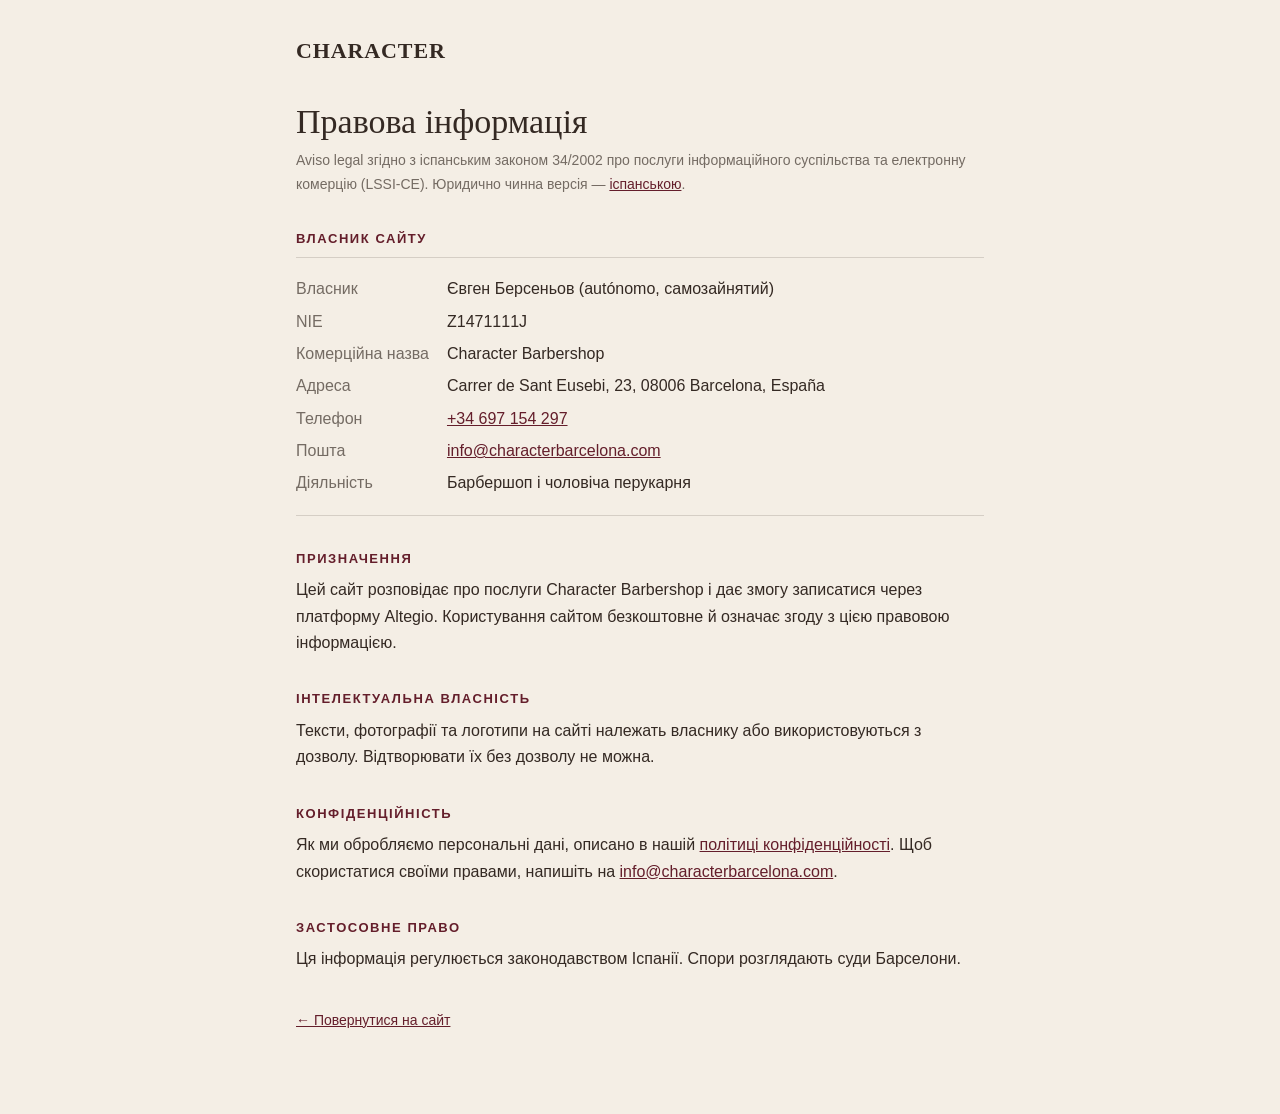
<file: uk/aviso-legal/index.html>
<!doctype html>
<html lang="uk">
<head>
<meta charset="utf-8">
<meta name="viewport" content="width=device-width, initial-scale=1">
<title>Правова інформація (Aviso legal) | Character Barbershop</title>
<meta name="description" content="Правова інформація та дані власника Character Barbershop, Барселона.">
<meta name="robots" content="noindex, follow">
<link rel="canonical" href="https://characterbarcelona.com/uk/aviso-legal/">
<link rel="icon" href="/assets/favicon.svg" type="image/svg+xml">
<style>
  :root { --paper:#f4eee5; --ink:#342923; --accent:#641e2b; --muted:#746b63; --line:#34292329; }
  * { box-sizing:border-box; }
  body { margin:0; background:var(--paper); color:var(--ink); font:16px/1.65 Arial,Helvetica,sans-serif; }
  main { max-width:720px; margin:0 auto; padding:40px 16px 72px; }
  .brand { font:700 22px/1 Georgia,'Times New Roman',serif; letter-spacing:.04em; color:var(--ink); text-decoration:none; }
  h1 { font:400 34px/1.15 Georgia,'Times New Roman',serif; margin:36px 0 8px; }
  h2 { font-size:13px; letter-spacing:.12em; text-transform:uppercase; color:var(--accent); margin:32px 0 8px; }
  p, li { margin:0 0 10px; }
  dl { display:grid; grid-template-columns:max-content 1fr; gap:6px 18px; margin:0; padding:18px 0; border-top:1px solid var(--line); border-bottom:1px solid var(--line); }
  dt { color:var(--muted); } dd { margin:0; }
  a { color:var(--accent); }
  .muted { color:var(--muted); font-size:14px; }
  @media (max-width:480px) { dl { grid-template-columns:1fr; gap:2px; } dd { margin-bottom:10px; } h1 { font-size:28px; } }
</style>
</head>
<body>
<main>
  <a class="brand" href="/uk/">CHARACTER</a>
  <h1>Правова інформація</h1>
  <p class="muted">Aviso legal згідно з іспанським законом 34/2002 про послуги інформаційного суспільства та електронну комерцію (LSSI-CE). Юридично чинна версія — <a href="/aviso-legal/" hreflang="es">іспанською</a>.</p>

  <h2>Власник сайту</h2>
  <dl>
    <dt>Власник</dt><dd>Євген Берсеньов (autónomo, самозайнятий)</dd>
    <dt>NIE</dt><dd>Z1471111J</dd>
    <dt>Комерційна назва</dt><dd>Character Barbershop</dd>
    <dt>Адреса</dt><dd>Carrer de Sant Eusebi, 23, 08006 Barcelona, España</dd>
    <dt>Телефон</dt><dd><a href="tel:+34697154297">+34 697 154 297</a></dd>
    <dt>Пошта</dt><dd><a href="mailto:info@characterbarcelona.com">info@characterbarcelona.com</a></dd>
    <dt>Діяльність</dt><dd>Барбершоп і чоловіча перукарня</dd>
  </dl>

  <h2>Призначення</h2>
  <p>Цей сайт розповідає про послуги Character Barbershop і дає змогу записатися через платформу Altegio. Користування сайтом безкоштовне й означає згоду з цією правовою інформацією.</p>

  <h2>Інтелектуальна власність</h2>
  <p>Тексти, фотографії та логотипи на сайті належать власнику або використовуються з дозволу. Відтворювати їх без дозволу не можна.</p>

  <h2>Конфіденційність</h2>
  <p>Як ми обробляємо персональні дані, описано в нашій <a href="https://yevgoai.github.io/bcn-barber-privacy/">політиці конфіденційності</a>. Щоб скористатися своїми правами, напишіть на <a href="mailto:info@characterbarcelona.com">info@characterbarcelona.com</a>.</p>

  <h2>Застосовне право</h2>
  <p>Ця інформація регулюється законодавством Іспанії. Спори розглядають суди Барселони.</p>

  <p class="muted" style="margin-top:36px"><a href="/uk/">← Повернутися на сайт</a></p>
</main>
</body>
</html>
</file>
<file: styles.css>
@font-face{font-family:Character;src:url('assets/character-display.ttf') format('truetype');font-weight:600;font-display:swap}
:root{--paper:#f4eee5;--ink:#342923;--accent:#641e2b;--muted:#746b63;--line:#34292329;--serif:Georgia,'Times New Roman',serif;--header:92px;color-scheme:light;font-family:Arial,Helvetica,sans-serif;color:var(--ink);background:var(--paper);scroll-behavior:smooth;scroll-padding-top:calc(var(--header) + 16px)}
*{box-sizing:border-box}body{margin:0}button,a{-webkit-tap-highlight-color:transparent}a{color:inherit;text-decoration:none}button{font:inherit;cursor:pointer}button:focus-visible,a:focus-visible{outline:2px solid #9b485b;outline-offset:5px}button{color:inherit}h1,h2,h3,p,figure{margin:0}img{display:block;width:100%;height:auto}::selection{background:#dcc5ca;color:#342923}[hidden]{display:none!important}
.skip-link{position:fixed;z-index:100;top:6px;left:6px;padding:14px;background:var(--ink);color:white;transform:translateY(-180%)}.skip-link:focus{transform:none}.reading-progress{position:fixed;top:0;left:0;height:2px;width:100%;background:#9b485b;transform:scaleX(0);transform-origin:left;z-index:60;pointer-events:none}
.header{position:sticky;top:0;z-index:30;height:var(--header);display:grid;grid-template-columns:1fr auto 1fr;align-items:center;gap:30px;padding:0 4.5vw;background:var(--paper);border-bottom:1px solid transparent;transition:border-color .2s}.header.is-scrolled{border-color:var(--line)}.brand{font-family:Character,var(--serif);font-size:26px;font-weight:600;letter-spacing:.06em;line-height:1.2;white-space:nowrap}.brand span{display:block;font-family:Arial,sans-serif;font-size:8px;letter-spacing:.23em;font-weight:400;margin-top:7px}.navigation{display:flex;gap:25px;font-size:12px;align-items:center}.navigation a{position:relative;padding:10px 0}.navigation a:after{content:'';position:absolute;height:1px;bottom:3px;left:0;right:0;transform:scaleX(0);transform-origin:left;background:currentColor;transition:transform .2s}.navigation a:hover:after,.navigation a[aria-current=true]:after{transform:scaleX(1)}.header-actions{display:flex;align-items:center;gap:22px;justify-self:end}.languages{display:flex;gap:4px}.languages [data-lang]{font-size:10px;border:0;background:none;padding:10px 4px;min-width:25px;min-height:40px;color:var(--muted)}.languages [data-lang][aria-current=true]{color:var(--ink);text-decoration:underline;text-underline-offset:5px}.button{display:inline-flex;align-items:center;justify-content:space-between;gap:35px;padding:18px 23px;min-height:52px;background:var(--accent);border:1px solid var(--accent);color:#f4eee5;font-size:12px;line-height:1.3;transition:background .2s,transform .2s}.button:hover{background:#802c40;transform:translateY(-2px)}.button span:last-child{transition:transform .2s}.button:hover span:last-child{transform:translate(2px,-2px)}.header-book{min-height:41px;padding:12px 15px;font-size:11px;gap:20px}.text-link{display:inline-flex;align-items:center;gap:18px;min-height:44px;background:none;border:0;border-bottom:1px solid currentColor;padding:10px 0;font-size:12px;text-decoration:none;transition:opacity .2s}.text-link:hover{opacity:.65}.eyebrow{display:block;font-size:10px;letter-spacing:.18em;line-height:1.5;text-transform:uppercase}
.hero{position:relative;min-height:650px;height:calc(100svh - var(--header));max-height:1050px;display:grid;grid-template-columns:1fr 1.03fr;overflow:hidden}.hero-copy{padding:12% 8vw 8% 6vw;display:flex;flex-direction:column;align-items:flex-start;z-index:1}.hero h1{font-family:var(--serif);font-size:clamp(43px,4.5vw,77px);font-weight:400;line-height:1.13;letter-spacing:-.04em;margin:37px 0 26px;max-width:650px}.hero h1 span,.hero h1 em{display:block}.hero h1 em{font-weight:400;color:#854252}.hero-description{max-width:315px;line-height:1.9;font-size:13px;color:var(--muted)}.hero-actions{display:flex;align-items:center;flex-wrap:wrap;gap:27px;margin-top:35px}.explore{display:flex;align-items:center;gap:35px;margin-top:auto;padding-top:58px;font-size:10px;letter-spacing:.08em}.explore span:last-child{font-size:19px}.hero-photo{position:relative;overflow:hidden;background:#30231f}.hero-photo img{height:100%;object-fit:cover;object-position:50% 45%;transform:scale(1.03);will-change:transform}.hero-photo:after{content:'';position:absolute;inset:60% 0 0;background:linear-gradient(transparent,#171719a8);pointer-events:none}.photo-caption{position:absolute;z-index:1;bottom:28px;left:30px;right:30px;display:flex;gap:20px;justify-content:space-between;font-size:9px;color:#fff;letter-spacing:.1em;text-transform:uppercase}.hero-watermark{position:absolute;bottom:-110px;left:15%;font-family:Character,var(--serif);font-size:500px;line-height:1;color:#e9e0d4;pointer-events:none;z-index:0}.concept-note{display:flex;justify-content:center;align-items:center;gap:8px;padding:13px 20px;font-size:10px;line-height:1.6;color:var(--muted);background:#e9e0d4;text-align:center}.small-dot{width:4px;height:4px;border-radius:50%;background:currentColor;flex-shrink:0}
.section{padding:130px 7vw}.section h2,.gallery-heading h2{font-family:var(--serif);font-weight:400;line-height:1.13;font-size:clamp(35px,4vw,60px);letter-spacing:-.035em}.section h2{margin-top:27px}.section-intro>p,.team-intro>p{font-size:13px;line-height:1.9;max-width:290px;color:var(--muted);margin-top:25px}.section-note{font-size:10px;display:block;margin-top:38px;color:var(--muted)}.services-section{display:grid;grid-template-columns:1fr 1.25fr;gap:9vw}.service-row{display:grid;grid-template-columns:minmax(0,1fr) auto;align-items:center;gap:20px;border-top:1px solid var(--line);padding:33px 0;min-height:140px}.service-row:last-child{border-bottom:1px solid var(--line)}.service-content h3{font:400 26px/1.2 var(--serif)}.service-content p{font-size:12px;line-height:1.7;margin-top:13px;color:var(--muted);max-width:260px}.service-button{background:none;border:0;padding:14px 0 14px 12px;font-size:11px;display:flex;align-items:center;gap:20px}.service-button span:last-child{font-size:20px;transition:transform .2s}.service-button:hover span:last-child{transform:translate(3px,-3px)}
.gallery-section{background:#e9e5e2;position:relative}.gallery-pin{padding:65px 0 40px;overflow:hidden}.gallery-heading{padding:0 7vw 35px;display:flex;align-items:flex-end;justify-content:space-between;gap:24px}.gallery-heading h2{margin-top:19px}.gallery-window{overflow-x:auto;scrollbar-width:thin;scroll-snap-type:x proximity}.gallery-track{display:flex;width:max-content;gap:28px;padding:0 7vw}.gallery-card{width:clamp(270px,31vw,470px);flex-shrink:0;scroll-snap-align:center}.gallery-card a{display:block;overflow:hidden;background:#353538}.gallery-card img{height:clamp(330px,47vh,650px);object-fit:cover;transition:transform .7s cubic-bezier(.22,.61,.36,1)}.gallery-card a:hover img{transform:scale(1.035)}.gallery-card:nth-child(2){padding-top:40px}.gallery-card:nth-child(2) img{height:clamp(290px,calc(47vh - 40px),610px)}.gallery-card:nth-child(4){padding-top:25px}.gallery-card:nth-child(4) img{height:clamp(305px,calc(47vh - 25px),625px)}.gallery-card figcaption{display:flex;justify-content:space-between;padding-top:16px;font-size:11px;line-height:1.4}.gallery-card figcaption span:last-child{font-size:9px;color:var(--muted)}.gallery-bottom{display:flex;align-items:center;gap:30px;justify-content:space-between;padding:35px 7vw 0;font-size:9px;letter-spacing:.07em;color:var(--muted)}.gallery-meter{width:150px;height:1px;background:#f4eee533;overflow:hidden}.gallery-meter span{display:block;height:100%;width:100%;background:var(--ink);transform:scaleX(.1);transform-origin:left}
.team-section{background:#49332b;color:#f4eee5;display:grid;grid-template-columns:.75fr 1.3fr;gap:7vw;align-items:start}.team-intro{position:sticky;top:calc(var(--header) + 50px)}.team-intro>p{color:#d5c5b7}.team-grid{display:grid;grid-template-columns:1fr 1fr;gap:25px}.team-member:nth-child(2){padding-top:80px}.team-image{display:block;overflow:hidden}.team-image img{aspect-ratio:3/4;object-fit:cover;transition:transform .7s}.team-image:hover img{transform:scale(1.03)}.team-caption{display:flex;justify-content:space-between;gap:18px;align-items:center;padding-top:23px}.team-caption h3{font:400 26px/1.2 var(--serif)}.team-caption span{display:block;font-size:10px;color:#d5c5b7;margin-top:8px}.round-link{display:grid;place-items:center;width:42px;height:42px;border:1px solid #f4eee54d;border-radius:50%;transition:background .2s}.round-link:hover{background:#ffffff15}
.contact-section{display:grid;grid-template-columns:1fr 1fr;gap:12vw}.contact-actions{display:flex;align-items:center;flex-wrap:wrap;gap:26px;margin-top:38px}.contact-details>div{border-top:1px solid var(--line);padding:23px 0}.contact-details h3{font-size:10px;letter-spacing:.1em;font-weight:400;text-transform:uppercase;margin-bottom:13px}.contact-details p{font-size:15px;line-height:1.7}.contact-details .muted{font-size:11px;color:var(--muted);display:block;margin-top:7px}.contact-details .text-link{margin-right:27px}.footer{padding:55px 6vw 30px;border-top:1px solid var(--line);overflow:hidden}.footer-brand{font-family:Character,var(--serif);font-weight:600;font-size:clamp(36px,13.2vw,210px);line-height:1.05;letter-spacing:-.045em;display:block;text-align:center}.footer-bottom{display:flex;align-items:center;justify-content:space-between;gap:20px;padding-top:35px;font-size:9px;letter-spacing:.1em}.motion-toggle{border:0;background:none;padding:10px 0;font-size:10px}.motion-toggle[aria-pressed=true]{text-decoration:underline;text-underline-offset:4px}.mobile-dock{display:none}
dialog{max-width:540px;width:calc(100% - 36px);padding:50px;background:var(--paper);color:var(--ink);border:1px solid var(--line);box-shadow:0 20px 80px #0003}dialog::backdrop{background:#161619bb;backdrop-filter:blur(5px)}dialog h2{font:400 38px/1.12 var(--serif);margin-top:25px;margin-bottom:24px;letter-spacing:-.03em}dialog p{font-size:13px;line-height:1.8;color:var(--muted)}dialog .button{margin-top:26px}.dialog-close{position:absolute;right:16px;top:12px;min-width:40px;min-height:40px;border:0;background:none;font-size:28px;font-weight:300}.dialog-note{font-size:10px!important;margin-top:24px}#dialog-service{margin-top:16px;padding-top:16px;border-top:1px solid var(--line);color:var(--ink)}
.js.motion-enabled [data-reveal]{opacity:0;transform:translateY(24px);transition:opacity .65s ease,transform .8s cubic-bezier(.2,.75,.25,1)}.js.motion-enabled [data-reveal].is-visible{opacity:1;transform:none}.motion-off{scroll-behavior:auto}.motion-off *, .motion-off *:before,.motion-off *:after{animation:none!important;transition:none!important}.motion-off [data-reveal]{opacity:1!important;transform:none!important}
@supports(animation-timeline:view()){.motion-enabled .team-image{animation:imageReveal linear both;animation-timeline:view();animation-range:entry 10% entry 90%}@keyframes imageReveal{from{clip-path:inset(8% 6% 0)}to{clip-path:inset(0)}}}
@media(min-width:1600px){.hero-copy{padding-top:14%}.hero h1{font-size:85px}}
@media(max-width:1100px){.header{gap:20px;padding:0 4vw;grid-template-columns:1fr auto}.brand{font-size:24px}.navigation{order:3;grid-column:1/-1;justify-content:center;font-size:11px;gap:35px;margin-top:-10px;padding-bottom:13px}.header{height:112px;padding-top:15px;row-gap:8px}:root{--header:112px}.hero h1{font-size:clamp(40px,5.2vw,62px)}.hero-copy{padding:12% 5vw 9%}.hero-actions{gap:15px}.section{padding:95px 6vw}.services-section{gap:6vw;grid-template-columns:.9fr 1.1fr}.service-row{gap:12px}.service-button{gap:12px}.service-content h3{font-size:23px}.service-button span:first-child{display:none}.team-section{grid-template-columns:.75fr 1.4fr;gap:4vw}.team-caption h3{font-size:22px}}
@media(max-width:760px){:root{--header:114px}.header{padding:14px 20px 0;height:var(--header);column-gap:10px}.brand{font-size:23px;letter-spacing:.035em}.brand span{font-size:7px;letter-spacing:.17em}.header-actions{gap:0}.header-book{display:none}.languages{gap:2px}.languages [data-lang]{min-width:30px;min-height:42px;font-size:10px}.navigation{width:100%;justify-content:space-between;gap:12px;font-size:11px;padding-bottom:9px;margin-top:0}.navigation a{padding:11px 0;min-height:39px}.hero{height:auto;max-height:none;min-height:0;display:flex;flex-direction:column}.hero-copy{padding:44px 24px 35px}.hero .eyebrow{font-size:9px}.hero h1{font-size:clamp(39px,9.8vw,66px);line-height:1.13;margin:25px 0 20px;max-width:100%}.hero-description{font-size:13px;max-width:310px;line-height:1.8}.hero-actions{margin-top:27px;gap:22px}.hero .button{font-size:11px;padding:17px 18px;gap:23px}.explore{padding-top:28px;font-size:9px;gap:20px;margin-top:0}.hero-photo{height:470px;height:clamp(380px,115vw,560px)}.hero-photo img{object-position:center 39%;transform:none!important}.hero-watermark{display:none}.photo-caption{bottom:22px;left:24px;right:24px;font-size:8px}.concept-note{font-size:9px;text-align:left;padding:12px 22px;align-items:flex-start}.small-dot{margin-top:5px}.section{padding:70px 24px}.section h2,.gallery-heading h2{font-size:38px;line-height:1.13}.section h2{margin-top:23px}.services-section{grid-template-columns:1fr;gap:35px}.section-intro>p{margin-top:18px;font-size:13px}.section-note{margin-top:18px;font-size:10px}.service-row{min-height:125px;padding:27px 0;grid-template-columns:minmax(0,1fr) auto;gap:13px}.service-content h3{font-size:25px}.service-content p{font-size:12px;margin-top:9px;max-width:230px}.service-button{padding-left:8px;min-width:42px;min-height:44px;justify-content:center}.gallery-section{height:auto!important}.gallery-section .gallery-pin{position:static;height:auto;padding:60px 0 40px}.gallery-heading{display:block;padding:0 24px 30px}.gallery-heading h2{margin-top:18px}.gallery-heading .text-link{margin-top:16px;font-size:11px}.gallery-section .gallery-window{overflow-x:auto;scroll-snap-type:x mandatory;overscroll-behavior-x:contain;scrollbar-width:none}.gallery-window::-webkit-scrollbar{display:none}.gallery-track{gap:17px;padding:0 24px;transform:none}.gallery-card{width:76vw;max-width:370px;padding-top:0!important}.gallery-card img{height:100vw!important;max-height:480px}.gallery-card figcaption{font-size:11px}.gallery-bottom{padding:28px 24px 0;gap:16px;font-size:8px}.gallery-bottom>span:last-child{display:none}.gallery-meter{width:100px}.team-section{grid-template-columns:1fr;gap:40px}.team-intro{position:static}.team-intro>p{font-size:13px;margin-top:20px}.team-grid{gap:17px}.team-member:nth-child(2){padding-top:42px}.team-image img{aspect-ratio:3/4}.team-caption{padding-top:17px;align-items:flex-start;gap:8px}.team-caption h3{font-size:22px}.team-caption span{font-size:9px;margin-top:8px}.round-link{width:32px;height:32px;min-width:32px;font-size:14px}.contact-section{grid-template-columns:1fr;gap:40px}.contact-actions{gap:22px;margin-top:28px}.contact-actions .button{font-size:11px;padding:17px 18px}.contact-details>div{padding:22px 0}.footer{padding:40px 20px 115px}.footer-brand{font-size:13.1vw;letter-spacing:-.04em}.footer-bottom{font-size:8px;letter-spacing:.05em;flex-wrap:wrap;gap:8px;padding-top:25px}.motion-toggle{font-size:9px}.mobile-dock{display:grid;grid-template-columns:1.4fr 1fr .8fr;gap:6px;position:fixed;bottom:0;left:0;right:0;z-index:25;padding:10px 12px calc(10px + env(safe-area-inset-bottom));background:#f4eee5f7;border-top:1px solid var(--line);box-shadow:0 -3px 22px #00000006}.mobile-dock .button{min-height:44px;font-size:11px;padding:13px 14px;gap:14px}.dock-link{border:0;background:none;min-height:44px;font-size:11px}.text-link{font-size:12px}dialog{padding:40px 25px;max-height:calc(100svh - 40px);overflow:auto}dialog h2{font-size:32px}dialog .eyebrow{font-size:9px}.js.motion-enabled [data-reveal]{transform:translateY(16px)}}
@media(max-width:350px){.header{padding-left:16px;padding-right:16px}.brand{font-size:20px}.languages [data-lang]{min-width:27px}.hero-actions{gap:16px}.hero .button{padding:15px 14px;gap:16px}.hero h1{font-size:39px}.team-grid{grid-template-columns:1fr}.team-member:nth-child(2){padding-top:20px}.team-image img{aspect-ratio:4/5}.footer-bottom{gap:15px}}
@media(prefers-reduced-motion:reduce){:root{scroll-behavior:auto}*,*:before,*:after{animation:none!important;transition:none!important}.hero-photo img{transform:none!important}[data-reveal]{opacity:1!important;transform:none!important}}

/* Warm ivory and chocolate, with the selected burgundy accent. */

.header{background:#342923;color:#f4eee5}.header.is-scrolled{border-color:#f4eee524}.header .languages [data-lang]{color:#b9b4b6}.header .languages [data-lang][aria-current=true]{color:#f4eee5}.header .button{background:#7a293b;border-color:#7a293b}.header .button:hover{background:#96354c}.header :focus-visible,.hero :focus-visible{outline-color:#e4b4c0}
.hero{background:#342923;color:#f4eee5;min-height:620px}.hero h1 em{color:#d6bba4}.hero .eyebrow{color:#dfd0c2}.hero-description{color:#d1c3b7}.hero .button{background:#7a293b;border-color:#7a293b}.hero .button:hover{background:#96354c}.hero-photo img{object-position:53% 42%;transform:scale(1.12)}.hero-watermark{color:#ffffff03}.hero .text-link{color:#eee3e6}.hero .explore{color:#dfd0c2}
.gallery-section{background:#30231f;color:#f4eee5}.gallery-card a{background:#353538}.gallery-card img{object-position:50% 44%}.gallery-card:nth-child(3) img{object-position:53% 40%}.gallery-card figcaption span:last-child,.gallery-bottom{color:#cfbfb2}.gallery-meter span{background:#d6bba4}.gallery-section .eyebrow{color:#d6bba4}.gallery-heading .text-link:focus-visible{outline-color:#e4b4c0}
.team-section{align-items:center}.team-intro{position:static}.team-grid{grid-template-columns:1fr}.team-member{border-top:1px solid #f4eee542;padding:26px 0 28px;display:grid;grid-template-columns:32px 1fr;column-gap:20px}.team-member:nth-child(2){padding-top:26px}.member-number{font-size:10px;color:#d5c5b7;padding-top:8px}.team-caption{padding:0;grid-column:2}.team-caption h3{font-size:36px}.member-work{grid-column:2;justify-self:start;font-size:11px;border-bottom:1px solid #f4eee573;padding:10px 0 7px;margin-top:22px;min-height:35px}.team-section :focus-visible{outline-color:#f4eee5}
@media(max-width:760px){.hero{min-height:0}.hero-copy{padding-top:36px;padding-bottom:30px}.hero-photo img{object-position:53% 40%;transform:scale(1.1)!important}.team-grid{gap:0}.team-member:nth-child(2){padding-top:26px}.team-caption h3{font-size:30px}.member-work{margin-top:17px}.team-member{padding:24px 0 27px}.hero-photo{height:clamp(380px,110vw,530px)}}


/* Portraits share one interior; preserve the complete haircut. */
.hero-photo img{transform:none;object-position:50% 35%;will-change:auto}.hero-photo:after{inset:75% 0 0}.gallery-card{width:clamp(310px,40vw,620px)}.gallery-card img{object-position:50% 25%}.gallery-card:nth-child(2){padding-top:0}.gallery-bottom [data-t=photoNote]{font-size:9px;letter-spacing:0;max-width:340px;line-height:1.6}
.interior{position:relative;background:#49332b;overflow:hidden}.interior img{height:clamp(360px,58vw,720px);object-fit:cover}.interior:after{content:'';position:absolute;inset:55% 0 0;background:linear-gradient(transparent,#211710b8);pointer-events:none}.interior figcaption{position:absolute;z-index:1;bottom:45px;left:7vw;right:7vw;color:#f4eee5;display:flex;align-items:flex-end;justify-content:space-between;gap:24px}.interior figcaption>span{font:400 clamp(28px,3.5vw,55px)/1.2 var(--serif);letter-spacing:-.03em}.interior small{font:10px/1.7 Arial,sans-serif;max-width:240px;text-align:right;color:#e1d4c5}
@media(max-width:760px){.hero-photo img{transform:none!important;object-position:50% 28%}.hero-photo{height:125vw;max-height:600px}.gallery-card{width:80vw;max-width:390px}.gallery-card img{object-position:50% 25%}.gallery-bottom{flex-wrap:wrap}.gallery-bottom>span:last-child{display:block;flex-basis:100%;max-width:none}.interior img{height:430px;object-position:54% 50%}.interior figcaption{left:24px;right:24px;bottom:28px;display:block}.interior small{display:block;text-align:left;margin-top:10px;max-width:260px}}

/* Seven portraits: complete haircuts, natural seated poses, consistent framing. */
.contact-section{row-gap:60px}.location-map{grid-column:1/-1;min-width:0}.map-heading{display:flex;align-items:flex-end;justify-content:space-between;gap:24px;margin-bottom:25px}.map-heading h3{font:400 clamp(30px,3vw,44px)/1.15 var(--serif);letter-spacing:-.03em;margin-top:14px}.map-heading .text-link{flex-shrink:0;min-height:44px}.map-frame{display:block;width:100%;height:420px;border:0;background:#e9e0d4}
@media(max-width:760px){.contact-section{row-gap:40px}.map-heading{display:block;margin-bottom:20px}.map-heading .text-link{margin-top:15px}.map-frame{height:340px}}
.gallery-card,.gallery-card:nth-child(2),.gallery-card:nth-child(4){width:clamp(240px,34svh,440px);padding-top:0}
.gallery-card img,.gallery-card:nth-child(2) img,.gallery-card:nth-child(4) img{height:auto;aspect-ratio:4/5;object-position:50% 50%}
.gallery-bottom [data-t=photoNote]{max-width:370px}
@media(max-width:760px){.gallery-card,.gallery-card:nth-child(2),.gallery-card:nth-child(4){width:80vw;max-width:390px}.gallery-card img{height:auto!important;max-height:none}.gallery-bottom [data-t=photoNote]{max-width:none}}

/* Verified service menu and native disclosures. */
.service-meta{display:flex;align-items:center;gap:18px;margin-top:17px}.service-meta strong{font:400 25px/1.2 var(--serif);white-space:nowrap}.service-meta>span{font-size:11px;color:var(--muted);border-left:1px solid var(--line);padding-left:18px}.service-list>.service-row{min-height:170px}.more-services{border-top:1px solid var(--line)}.more-services>summary,.faq-item>summary{display:flex;align-items:center;justify-content:space-between;gap:24px;list-style:none;cursor:pointer;min-height:58px;padding:24px 0;font-size:13px;line-height:1.6}.more-services>summary::-webkit-details-marker,.faq-item>summary::-webkit-details-marker{display:none}.disclosure-symbol{font-size:24px;font-weight:400;line-height:1;flex-shrink:0;transition:transform .2s}details[open]>summary .disclosure-symbol{transform:rotate(45deg)}summary:focus-visible{outline:2px solid #9b485b;outline-offset:5px}.more-services .service-row{min-height:126px;padding:25px 0}.more-services .service-content h3{font-size:23px}.faq-section{display:grid;grid-template-columns:1fr 1.25fr;gap:9vw;background:#e9e0d4}.faq-section .text-link{margin-top:20px}.faq-item{border-top:1px solid var(--line)}.faq-item:last-child{border-bottom:1px solid var(--line)}.faq-item>summary{font-size:14px}.faq-item>p{font-size:13px;line-height:1.9;color:var(--muted);padding:0 32px 26px 0}.contact-phone{display:block;width:fit-content;font:400 25px/1.4 var(--serif);margin-bottom:12px;min-height:44px}
@media(max-width:760px){.service-list>.service-row{min-height:155px}.service-meta{margin-top:14px}.service-meta strong{font-size:24px}.more-services .service-content h3{font-size:23px}.faq-section{grid-template-columns:1fr;gap:32px}.faq-item>summary{padding:21px 0;gap:18px}.faq-item>p{padding-right:0}.contact-phone{font-size:25px}}

/* Lightweight Google review selection: native scrolling, no external widget script. */
.reviews-section{background:var(--paper);overflow:hidden;padding-bottom:90px}.reviews-heading{display:flex;justify-content:space-between;align-items:center;gap:60px}.reviews-intro{font-size:13px;line-height:1.9;color:var(--muted);margin-top:22px;max-width:340px}.google-rating{display:grid;grid-template-columns:auto 1fr;align-items:center;column-gap:23px;row-gap:9px;padding:25px 0 25px 36px;border-left:1px solid var(--line);min-width:290px}.rating-number{grid-row:1/3;font:400 72px/1 var(--serif);letter-spacing:-.07em;color:var(--accent)}.rating-number>span{font:13px Arial,sans-serif;letter-spacing:0;display:block;text-align:center;margin-top:10px;color:var(--muted)}.rating-source{font-size:21px;letter-spacing:-.04em}.google-rating>[data-t=reviewsCount]{font-size:11px;color:var(--muted)}.google-rating small{grid-column:1/-1;font-size:9px;color:var(--muted);margin-top:9px;line-height:1.6}.review-toolbar{display:flex;justify-content:space-between;align-items:center;gap:20px;margin:50px 0 22px}.review-toolbar>span{font-size:10px;line-height:1.7;color:var(--muted)}.review-controls{display:flex;align-items:center;gap:10px;flex-shrink:0}.review-controls button{display:grid;place-items:center;width:44px;height:44px;border:1px solid var(--line);border-radius:50%;background:none;font-size:20px;transition:background .2s,color .2s}.review-controls button:hover:enabled{background:var(--accent);color:var(--paper)}.review-controls button:disabled{opacity:.3;cursor:default}.review-rail{display:flex;gap:20px;overflow-x:auto;scroll-snap-type:x mandatory;scrollbar-width:thin;scrollbar-color:#b9a99d transparent;overscroll-behavior-x:contain;padding-bottom:16px}.review-rail:focus-visible{outline:2px solid var(--accent);outline-offset:5px}.review-card{flex:0 0 calc((100% - 40px)/3);scroll-snap-align:start;background:#ede4d9;border:1px solid #34292312;min-height:325px;display:flex;flex-direction:column;padding:28px 27px}.review-card-top{display:flex;align-items:center;justify-content:space-between;gap:18px}.review-stars{color:var(--accent);font-size:12px;letter-spacing:3px}.review-source{font-size:12px;color:var(--muted)}.review-card blockquote{font:400 clamp(19px,1.75vw,24px)/1.5 var(--serif);letter-spacing:-.015em;margin:28px 0 30px;overflow-wrap:anywhere}.review-author{font-size:11px;margin-top:auto;line-height:1.5;font-weight:600}.review-excerpt{font-size:9px;color:var(--muted);line-height:1.6;margin-top:6px}.reviews-bottom{display:flex;align-items:center;justify-content:space-between;gap:20px;margin-top:20px}.reviews-bottom>span{font-size:10px;color:var(--muted)}
@media(max-width:1050px){.review-card{flex-basis:calc((100% - 20px)/2)}.reviews-heading{gap:30px}.google-rating{min-width:255px;padding-left:28px}.navigation{gap:18px}}
@media(max-width:760px){.reviews-section{padding-bottom:65px}.reviews-heading{display:block}.google-rating{margin-top:30px;padding:22px 0 0;border-left:0;border-top:1px solid var(--line);grid-template-columns:auto 1fr;width:100%;max-width:360px;column-gap:22px}.rating-number{font-size:58px}.rating-number>span{display:inline;font-size:12px;margin-left:10px}.google-rating small{grid-column:1/-1;margin-top:7px}.review-toolbar{margin-top:30px;gap:12px}.review-toolbar>span{max-width:175px}.review-controls{gap:8px}.review-card{flex-basis:90%;min-height:350px;padding:25px 24px}.review-card blockquote{font-size:23px;line-height:1.5;margin-top:28px}.reviews-bottom{align-items:flex-start;gap:18px}.reviews-bottom>span{max-width:95px;line-height:1.8;padding-top:12px}.reviews-bottom .text-link{font-size:11px;gap:13px}.review-rail{margin-right:-24px;padding-right:24px;scroll-padding-right:24px}.reviews-intro{max-width:310px}}
@media(prefers-reduced-motion:reduce){.review-controls button{transition:none}}
@media(max-width:400px){.review-card{padding:24px 21px;min-height:340px}.review-card blockquote{font-size:20px;line-height:1.5}}

/* Compact editorial rhythm for services, team and reviews. */
.services-section,.team-section,.reviews-section{padding-top:72px;padding-bottom:72px}
.services-section h2,.team-section h2,.reviews-section h2{font-size:clamp(32px,3.1vw,44px);line-height:1.15;margin-top:18px}
.service-list>.service-row{min-height:0;padding:22px 0}.service-content h3{font-size:24px}.service-content p{margin-top:9px;line-height:1.65;max-width:310px}.service-meta{margin-top:12px}.service-meta strong{font-size:23px}.more-services>summary{padding:18px 0}.more-services .service-row{min-height:0;padding:19px 0}.more-services .service-content h3{font-size:22px}
.team-section{gap:6vw;grid-template-columns:.9fr 1.25fr}.team-grid{gap:0;min-width:0}.team-member,.team-member:nth-child(2){padding:17px 0;grid-template-columns:22px minmax(0,1fr);column-gap:14px}.team-member:last-child{border-bottom:1px solid #f4eee542}.team-caption h3{font-size:28px}.team-caption span{margin-top:6px}.team-intro>p{margin-top:18px}.member-number{padding-top:6px}.team-caption .round-link{height:44px;width:44px;min-width:44px}.member-languages{grid-column:2;display:flex;align-items:center;gap:13px;margin-top:12px;min-width:0}.language-label{font-size:10px;color:#d5c5b7}.language-flags{display:flex;align-items:center;gap:9px}.language-flag{display:inline-flex;position:relative;align-items:center;justify-content:center;min-height:26px;outline-offset:4px;border-radius:2px}.language-flag>svg{width:22px;height:15px;border-radius:2px;overflow:hidden;box-shadow:0 0 0 1px #ffffff24}.flag-tooltip{position:absolute;bottom:calc(100% + 5px);left:50%;transform:translateX(-50%);padding:6px 9px;border-radius:3px;background:var(--paper);color:var(--ink);white-space:nowrap;font:10px/1.4 Arial,sans-serif;pointer-events:none;z-index:4;opacity:0;visibility:hidden}.language-flag:hover .flag-tooltip,.language-flag:focus .flag-tooltip{opacity:1;visibility:visible}
.reviews-heading{gap:36px}.reviews-intro{margin-top:14px;max-width:440px;font-size:12px;line-height:1.7}.google-rating{min-width:255px;padding:12px 0 12px 27px;gap:7px 20px}.rating-number{font-size:48px}.rating-number>span{font-size:11px;margin-top:6px}.rating-source{font-size:18px}.google-rating small{font-size:9px;margin-top:4px}.review-toolbar{margin:25px 0 15px}.review-card{min-height:235px;padding:22px 23px}.review-card blockquote{font-size:17px;line-height:1.55;letter-spacing:0;margin:18px 0 20px}.review-stars{font-size:10px;letter-spacing:2px}.review-source{font-size:11px}.review-author{font-size:11px}.review-excerpt{font-size:9px;margin-top:4px}.reviews-bottom{margin-top:8px}.review-rail{padding-bottom:12px}
.gallery-heading h2{font-size:clamp(32px,3.1vw,44px)}.gallery-pin{padding:45px 0 28px}.gallery-heading{padding-bottom:24px}.gallery-heading h2{margin-top:14px}.gallery-track{gap:20px}.gallery-card,.gallery-card:nth-child(2),.gallery-card:nth-child(4){width:clamp(220px,25svh,300px)}.gallery-bottom{padding-top:22px}.gallery-bottom .gallery-meter{margin-left:auto}
.icon-sprite{position:absolute;width:0;height:0;overflow:hidden;pointer-events:none}.app-icon{display:block;width:19px;height:19px;flex:0 0 19px;color:inherit;fill:currentColor}.app-icon-altegio{width:19px;height:18px}.has-app-icon{gap:10px}.button.has-app-icon{justify-content:center}.button.has-app-icon:hover [data-t]{transform:none}.text-link.has-app-icon{justify-content:flex-start}.round-link.has-app-icon{gap:0}.round-link .app-icon{width:19px;height:19px}.service-button.has-app-icon{gap:9px;padding-left:12px}.service-button.has-app-icon .app-icon{width:18px;height:18px;flex-basis:18px}.dock-link.has-app-icon{display:flex;align-items:center;justify-content:center;gap:6px}.mobile-dock .button.has-app-icon{gap:7px}.mobile-dock .app-icon{width:16px;height:16px;flex-basis:16px}
@media(max-width:1100px){.service-button [data-t=choose]{display:none}.team-section{grid-template-columns:.8fr 1.2fr;gap:4vw}.google-rating{min-width:235px}.member-languages{gap:9px}.language-flags{gap:7px}}
@media(max-width:760px){
 .services-section,.team-section,.reviews-section{padding-top:48px;padding-bottom:48px}
 .services-section h2,.team-section h2,.reviews-section h2{font-size:34px;margin-top:16px}
 .services-section{gap:26px}.service-list>.service-row{padding:20px 0;min-height:0}.service-content h3{font-size:23px}.service-meta{margin-top:10px}.service-content p{max-width:250px}.more-services .service-row{padding:17px 0}.more-services .service-content h3{font-size:21px}
 .team-section{grid-template-columns:1fr;gap:25px}.team-intro>p{margin-top:14px}.team-caption h3{font-size:26px}.team-member,.team-member:nth-child(2){padding:16px 0}.member-languages{gap:12px;margin-top:10px}.language-flags{gap:10px}.language-label{font-size:10px}
 .reviews-heading{display:block}.reviews-intro{font-size:12px;line-height:1.7;margin-top:12px}.google-rating{margin-top:20px;padding-top:16px;grid-template-columns:auto 1fr;column-gap:18px;row-gap:5px;max-width:none;min-width:0}.rating-number{font-size:40px}.rating-number>span{font-size:10px;margin-left:7px}.rating-source{font-size:16px}.google-rating small{margin-top:3px;font-size:8px}.review-toolbar{margin:20px 0 14px;gap:10px}.review-toolbar>span{font-size:9px;max-width:190px}.review-controls{gap:6px}.review-card{flex-basis:90%;min-height:245px;padding:21px 20px}.review-card blockquote{font-size:17px;line-height:1.55;margin:17px 0 20px}.review-rail{padding-bottom:10px}.reviews-bottom{margin-top:7px}.reviews-bottom>span{font-size:9px;padding-top:10px}.reviews-bottom .text-link{font-size:10px}
 .gallery-pin{padding:42px 0 26px!important}.gallery-heading{padding:0 24px 22px}.gallery-heading h2{font-size:34px;margin-top:14px}.gallery-heading .text-link{margin-top:12px}.gallery-card,.gallery-card:nth-child(2),.gallery-card:nth-child(4){width:72vw;max-width:285px}.gallery-track{gap:15px}.gallery-bottom{padding:20px 24px 0;flex-wrap:nowrap}.gallery-bottom .gallery-meter{display:block;flex-basis:auto;width:90px}
 .hero .button.has-app-icon,.contact-actions .button.has-app-icon{gap:9px}.hero-actions{gap:20px}.hero-actions .text-link{gap:7px}.mobile-dock{grid-template-columns:1.25fr 1.05fr .7fr}.mobile-dock .button{padding:12px 10px;font-size:10px}.mobile-dock .dock-link{font-size:10px}
}
@media(max-width:350px){.member-languages{gap:8px}.language-flags{gap:7px}.language-flag>svg{width:20px;height:14px}.language-label{font-size:9px}}

@media(max-width:760px){
}


/* Compact FAQ and a four-language switcher. */
.faq-section{padding-top:52px;padding-bottom:52px;align-items:start;gap:7vw}
.faq-section h2{font-size:clamp(32px,3.1vw,44px);line-height:1.15;margin-top:16px}
.faq-section .section-intro>p{font-size:12px;line-height:1.75;margin-top:14px;max-width:325px}
.faq-section .text-link{margin-top:12px}
.faq-item>summary{padding:17px 0;min-height:58px;font-size:13px;line-height:1.6;gap:20px}
.faq-item>p{font-size:13px;line-height:1.8;padding-bottom:20px}
@media(max-width:760px){
 .faq-section{padding-top:40px;padding-bottom:40px;gap:22px}
 .faq-section h2{font-size:32px;margin-top:14px}
 .faq-section .section-intro>p{margin-top:12px;max-width:310px}
 .faq-section .text-link{margin-top:8px}
 .faq-item>summary{padding:15px 0;min-height:56px;gap:15px}
 .faq-item>p{font-size:13px;line-height:1.8;padding:0 0 18px}
 .header .languages{gap:1px}.header .languages [data-lang]{min-width:27px;padding:10px 3px;font-size:9px}
}
@media(max-width:370px){.header{padding-left:16px;padding-right:16px;column-gap:7px}.header .brand{font-size:21px}.header .brand span{font-size:6.5px}.header .languages [data-lang]{min-width:26px}}
@media(max-width:330px){.header{padding-left:12px;padding-right:12px}.header .brand{font-size:19px}.header .languages [data-lang]{min-width:24px;padding-left:2px;padding-right:2px}}

.languages a[data-lang]{display:inline-flex;align-items:center;justify-content:center;}
</file>
<file: rituals.css>
/* Editorial product collection. */

.care-section h2{font-size:clamp(30px,2.8vw,44px);margin-top:18px;line-height:1.18}
.care-copy>p{font-size:13px;line-height:1.8;max-width:350px;margin-top:20px;color:var(--muted)}



.care-section{display:grid;grid-template-columns:.7fr 1.3fr;gap:5vw;padding-top:58px;padding-bottom:58px;background:#f1eade;align-items:center;border-bottom:1px solid var(--line)}
.care-copy .text-link{margin-top:20px;color:var(--accent);font-size:12px}.care-foot{display:block;margin-top:21px;font-size:9px;letter-spacing:.08em;color:var(--muted)}
.care-products{display:grid;grid-template-columns:repeat(3,minmax(0,1fr));gap:18px;min-width:0}
.care-product-image{display:block;position:relative;border:0;padding:0;width:100%;background:#ded4c6;overflow:hidden}
.care-product-image img{aspect-ratio:4/5;object-fit:cover;transition:transform .5s}.care-product-image:hover img{transform:scale(1.035)}
.care-product-image>span{position:absolute;bottom:9px;right:9px;width:29px;height:29px;border-radius:50%;display:grid;place-items:center;background:#f3ede1e8;color:#3f3027;font-size:17px}
.care-product h3{font:400 17px/1.3 var(--serif);margin-top:15px;min-height:44px}.care-product>p{font-size:11px;line-height:1.7;color:var(--muted);margin-top:8px}
.review-foot{display:flex;justify-content:space-between;align-items:center;gap:9px;margin-top:3px}.review-foot .review-excerpt{margin-top:0}.review-original{border:0;border-bottom:1px solid #7c665858;background:none;padding:10px 0;min-height:40px;font-size:9px;color:var(--muted);flex-shrink:0}
.has-catalog{overflow:hidden}
.catalog-dialog{max-width:1180px;width:calc(100% - 60px);max-height:90svh;padding:32px 36px 26px;border:1px solid #d4c6b7;background:#f4eee5;overflow:auto;overscroll-behavior:contain}
.catalog-header{display:flex;align-items:flex-start;justify-content:space-between;gap:20px;position:sticky;top:-32px;z-index:3;background:#f4eee5;padding:12px 0 16px}.catalog-header h2{font-size:36px;margin:12px 0 0}.catalog-close{display:grid;place-items:center;width:44px;height:44px;border:1px solid var(--line);border-radius:50%;background:var(--paper);font-size:27px;line-height:1}
.catalog-dialog .catalog-intro{max-width:650px;font-size:12px;line-height:1.75;margin-top:17px}
.catalog-tools{margin-top:23px}.catalog-search{display:flex;align-items:center;gap:18px;border-bottom:1px solid var(--line);padding:9px 0 12px}.catalog-search>span{font-size:11px;flex-shrink:0}.catalog-search input{width:100%;min-width:0;min-height:38px;background:transparent;border:0;font:15px Arial,sans-serif;color:var(--ink);padding:0 4px}.catalog-search input:focus-visible{outline:1px solid var(--accent);outline-offset:3px}
.catalog-filters{display:flex;flex-wrap:wrap;gap:7px;margin-top:18px}.catalog-filters button{border:1px solid var(--line);background:none;padding:11px 15px;border-radius:22px;min-height:42px;font-size:11px}.catalog-filters button[aria-pressed=true]{background:#4b3028;border-color:#4b3028;color:#f4eee5}
.catalog-status{font-size:10px;color:var(--muted);margin:23px 0 15px;min-height:15px}.catalog-grid{display:grid;grid-template-columns:repeat(3,minmax(0,1fr));gap:34px 25px}
.catalog-product{min-width:0;display:flex;flex-direction:column}.catalog-product-visual{background:#e6ddd0;overflow:hidden}.catalog-product img{aspect-ratio:1;object-fit:contain;mix-blend-mode:multiply}.catalog-kind{font-size:9px;letter-spacing:.1em;text-transform:uppercase;color:var(--muted);margin-top:17px}.catalog-product h3{font:400 23px/1.2 var(--serif);margin-top:8px;overflow-wrap:anywhere}.catalog-dialog .catalog-description{font-size:12px;line-height:1.75;margin:12px 0 0}.catalog-sizes{font-size:10px;line-height:1.5;color:var(--muted);margin-top:12px}.catalog-more,.catalog-retry,.catalog-reset{margin:30px auto 0;display:flex;justify-content:center;min-width:140px}.catalog-dialog .catalog-note{border-top:1px solid var(--line);padding-top:18px;margin-top:30px;font-size:10px;line-height:1.7;max-width:none}
@media(max-width:1050px){.care-section{gap:32px;padding-top:45px;padding-bottom:45px}.care-section{grid-template-columns:.7fr 1.3fr}.care-products{gap:11px}.care-product h3{font-size:16px}.care-product>p{font-size:10px}}
@media(max-width:760px){
 .care-section{display:block;padding:38px 24px}
 .care-section h2{font-size:32px;margin-top:14px}.care-copy>p{font-size:12px;line-height:1.8;max-width:460px;margin-top:15px}


 .care-copy .text-link{margin-top:12px}.care-foot{margin-top:14px}.care-products{display:flex;overflow-x:auto;scroll-snap-type:x mandatory;gap:14px;margin-top:24px;margin-right:-24px;padding:0 24px 10px 0;scrollbar-width:thin;scrollbar-color:#b9a99d transparent;overscroll-behavior-x:contain}.care-product{flex:0 0 68%;max-width:255px;scroll-snap-align:start}.care-product-image img{aspect-ratio:1;object-fit:cover}.care-product h3{font-size:18px;min-height:0;margin-top:12px}.care-product>p{font-size:11px;margin-top:7px;line-height:1.7}
 .review-foot{flex-wrap:wrap;gap:0 10px}.review-original{font-size:10px}.review-foot .review-excerpt{font-size:9px}
 .catalog-dialog{width:calc(100% - 16px);max-height:calc(100svh - 24px);padding:22px 18px 24px}.catalog-header h2{font-size:29px;margin-top:12px}.catalog-header{gap:12px}.catalog-close{width:40px;height:40px}.catalog-header form{position:sticky;top:0;z-index:2}.catalog-dialog .catalog-intro{font-size:12px;margin-top:16px}.catalog-tools{margin-top:18px}.catalog-search{display:block}.catalog-search>span{display:block;margin-bottom:8px}.catalog-search input{height:40px}.catalog-filters{gap:6px;margin-top:13px}.catalog-filters button{font-size:10px;padding:10px 12px;min-height:40px}.catalog-status{margin:19px 0 14px}.catalog-grid{grid-template-columns:repeat(2,minmax(0,1fr));gap:26px 14px}.catalog-product h3{font-size:18px;line-height:1.25}.catalog-dialog .catalog-description{font-size:11px;line-height:1.65;margin-top:10px}.catalog-kind{font-size:8px;letter-spacing:.03em;margin-top:13px}.catalog-sizes{font-size:9px}.catalog-dialog .catalog-note{font-size:10px}
}
@media(max-width:350px){.care-section{padding-left:20px;padding-right:20px}.catalog-grid{gap:24px 11px}.catalog-product h3{font-size:16px}.catalog-dialog .catalog-description{font-size:11px}}
@media(max-width:760px){.catalog-header{top:-22px}}
@media(prefers-reduced-motion:reduce){.care-product-image img{transition:none}.care-product-image:hover img{transform:none}}
</file>
<file: portfolio.css>
/* Compact native portfolio. Image proportions match the approved originals. */
.gallery-section{height:auto;background:#30231f}
.gallery-section .gallery-pin{position:static;height:auto;padding:42px 0 26px;overflow:hidden}
.gallery-section .gallery-heading{padding-bottom:24px}
.gallery-section .gallery-window{overflow-x:auto;scroll-snap-type:x proximity;overscroll-behavior-x:contain;scrollbar-width:none;scroll-padding-inline:7vw}
.gallery-window::-webkit-scrollbar{display:none}
.gallery-section .gallery-track{gap:20px;transform:none;padding:0 7vw;will-change:auto}
.gallery-section .gallery-card,.gallery-section .gallery-card:nth-child(2),.gallery-section .gallery-card:nth-child(4){width:clamp(230px,22vw,285px);max-width:none;padding:0;scroll-snap-align:start}
.gallery-section .gallery-card img,.gallery-section .gallery-card:nth-child(2) img,.gallery-section .gallery-card:nth-child(4) img{height:auto!important;max-height:none;aspect-ratio:3/4;object-fit:contain;object-position:center;transform:none;transition:none}
.gallery-section .gallery-bottom{padding-top:20px;flex-wrap:nowrap;gap:22px}
.gallery-section .gallery-meter{margin-left:auto;max-width:120px;flex:1}
.portfolio-navigation{display:flex;align-items:center;gap:14px;flex-shrink:0}
.portfolio-navigation button,.portfolio-dialog-controls button,.portfolio-close{width:44px;height:44px;border:1px solid #cfbfb244;background:transparent;color:#f4eee5;font:400 21px/1 Arial,sans-serif;border-radius:50%}
.portfolio-navigation button:disabled{opacity:.25;cursor:default}

dialog.portfolio-dialog{padding:0 16px 14px;max-width:820px;width:calc(100% - 24px);max-height:calc(100svh - 24px);overflow:auto;background:#221c19;color:#f4eee5;border:0;box-shadow:none}
.portfolio-dialog::backdrop{background:#17120fed;backdrop-filter:none}
.portfolio-dialog-toolbar{display:flex;align-items:center;justify-content:space-between;gap:16px;min-height:64px;font-size:10px;letter-spacing:.18em;padding:0 2px}
.portfolio-dialog-toolbar form{margin:0}
.portfolio-dialog .portfolio-close{border:0;font-size:29px}
.portfolio-dialog .portfolio-full{height:calc(100svh - 178px);max-height:920px;width:100%;object-fit:contain;touch-action:pan-y pinch-zoom}
.portfolio-dialog-controls{display:flex;justify-content:center;gap:18px;padding-top:12px}
@media(max-width:760px){
 .gallery-section .gallery-pin{padding:34px 0 24px!important}
 .gallery-section .gallery-track{gap:14px;padding:0 24px}
 .gallery-section .gallery-window{scroll-padding-inline:24px;scroll-snap-type:x mandatory}
 .gallery-section .gallery-card,.gallery-section .gallery-card:nth-child(2),.gallery-section .gallery-card:nth-child(4){width:72vw;max-width:285px}
 .gallery-section .gallery-heading{padding-bottom:20px}
 .gallery-section .gallery-bottom{gap:10px;padding-top:16px}
 .gallery-section .gallery-meter{display:none}
 .gallery-section .gallery-hint{font-size:10px;letter-spacing:0}
 .portfolio-navigation{margin-left:auto;gap:8px}

 dialog.portfolio-dialog{width:calc(100% - 16px);padding:0 8px 10px;max-height:calc(100svh - 16px)}
 .portfolio-dialog .portfolio-full{height:calc(100svh - 166px)}
}

/* Approved photograph #5 is the opening portrait on every screen. */
.hero-photo img{object-position:50% 44%}
@media(max-width:760px){.hero-photo img{object-position:50% 44%}}

/* A compact opening composition with a smaller portrait and natural text height. */
.hero{height:auto;min-height:0;max-height:none;grid-template-columns:minmax(0,1.12fr) minmax(0,.88fr)}
.hero-copy{min-height:clamp(500px,64svh,600px);padding:38px 6vw;justify-content:center}
.hero h1{font-size:clamp(40px,4.1vw,60px);margin:24px 0 20px}
.hero-description{line-height:1.8;max-width:330px}
.hero-actions{margin-top:26px}
.hero .explore{margin-top:27px;padding-top:0}
.hero-photo img{position:absolute;inset:0;width:100%;height:100%;object-position:50% 48%}
.hero-watermark{font-size:360px;bottom:-85px}
@media(min-width:761px) and (max-width:1100px){
 .hero{grid-template-columns:minmax(0,1fr) minmax(0,1fr)}
 .hero-copy{padding:32px 5vw}
 .hero h1{font-size:clamp(36px,4.3vw,46px)}
}
@media(max-width:760px){
 .hero{display:flex;min-height:0}
 .hero-copy{min-height:0;padding:28px 24px 24px}
 .hero h1{font-size:clamp(33px,9vw,42px);line-height:1.12;margin:18px 0 16px}
 .hero-description{font-size:13px;line-height:1.7}
 .hero-actions{margin-top:22px;gap:20px}
 .hero .button{min-height:46px;padding:14px 18px}
 .hero .explore{margin-top:18px;padding-top:0}
 .hero-photo{height:clamp(280px,82vw,360px);max-height:none}
 .hero-photo img{object-position:50% 49%}
}

/* The brand motto stays readable without enlarging the compact opening section. */
.hero .hero-motto{font-size:clamp(31px,3.15vw,46px);line-height:1.18;letter-spacing:-.035em}
.hero .hero-motto em{margin-top:8px}
@media(min-width:761px) and (max-width:1100px){.hero .hero-motto{font-size:clamp(29px,3.1vw,35px)}}
@media(max-width:760px){
 .hero .hero-motto{font-size:clamp(25px,7.2vw,34px);line-height:1.2;margin:18px 0 16px}
 .hero .hero-motto em{margin-top:7px}
}
</file>
<file: team.css>
/* The four approved portraits retain their original crop and proportions. */
.team-section.team-portraits{display:block;padding-top:60px;padding-bottom:60px}
.team-portraits .team-intro{display:grid;grid-template-columns:1fr auto;column-gap:40px;align-items:end;margin-bottom:30px}
.team-portraits .team-intro .eyebrow{grid-column:1/-1}
.team-portraits .team-intro h2{margin-top:16px;margin-bottom:0}
.team-portraits .team-intro>p{margin:0 0 3px;max-width:270px}
.team-portraits .team-grid{display:grid;grid-template-columns:repeat(4,minmax(0,1fr));gap:24px}
.team-portraits .team-member,.team-portraits .team-member:nth-child(2){display:block;min-width:0;padding:0;border:0}
.staff-portrait{overflow:hidden;background:#342923;aspect-ratio:3/4}
.staff-portrait img{display:block;width:100%;height:100%;object-fit:cover;aspect-ratio:3/4}
.staff-details{padding-top:17px}
.staff-details h3{margin:0;font:400 clamp(23px,2.1vw,29px)/1.2 var(--serif)}
.staff-instagram{display:flex;align-items:center;gap:8px;min-height:40px;width:100%;font-size:11px;color:#ded0c3;text-decoration:none}
.staff-instagram .app-icon{width:17px;height:17px;flex-shrink:0}
.staff-link-arrow{margin-left:auto;font-size:15px}
.staff-instagram:hover{color:#fff}
.team-portraits .member-languages{display:flex;flex-wrap:wrap;align-items:center;gap:8px 12px;min-height:42px;margin:0 0 9px}
.team-portraits .language-label{font-size:10px;color:#d5c5b7}
.team-portraits .language-flags{gap:7px}
.team-portraits .language-flag>svg{width:20px;height:14px}
.staff-book{display:flex;align-items:center;gap:9px;min-height:44px;width:100%;padding:10px 0;border:0;border-top:1px solid #f4eee538;background:transparent;color:inherit;font:inherit;font-size:12px;text-align:left;cursor:pointer}
.staff-book .app-icon{width:19px;height:19px}
.staff-book>span:last-child{margin-left:auto;font-size:16px}
.staff-book:hover{border-top-color:#f4eee5;color:#fff}
@media(min-width:1024px){.team-portraits .member-languages{align-content:start;min-height:52px}.team-portraits .language-label{flex-basis:100%}}
@media(max-width:1023px){.team-portraits .team-grid{grid-template-columns:repeat(2,minmax(0,1fr));gap:30px 24px}.team-portraits .team-intro{grid-template-columns:1fr}.team-portraits .team-intro>p{margin-top:14px;max-width:none}}
@media(max-width:760px){.team-section.team-portraits{padding-top:42px;padding-bottom:42px}.team-portraits .team-intro{margin-bottom:26px}.team-portraits .team-grid{gap:26px 16px}.staff-details{padding-top:14px}.staff-details h3{font-size:clamp(20px,5.8vw,26px)}.staff-instagram{gap:6px;font-size:10px;min-height:40px}.staff-instagram .app-icon{width:15px;height:15px}.staff-link-arrow{display:none}.team-portraits .member-languages{display:block;min-height:51px;margin-bottom:7px}.team-portraits .language-label{display:block;margin:0 0 3px}.team-portraits .language-flags{gap:6px}.staff-book{font-size:11px;gap:6px}.staff-book .app-icon{width:17px;height:17px}}
a.staff-book{text-decoration:none;color:inherit}
</file>
<file: mobile-type.css>
/* Phone readability: larger secondary text without changing the desktop layout. */
@media (max-width:760px){
  /* Main copy */
  :root .hero-description,:root .section-intro p,:root .team-intro p,:root .care-copy p,
  :root .service-content p,:root .faq-item p,:root .reviews-intro{font-size:15px;line-height:1.55}
  :root .care-product p{font-size:13.5px;line-height:1.45}
  :root .more-services summary span{font-size:15px}

  /* Navigation and language switcher */
  :root .navigation a{font-size:13px}
  :root .header .languages [data-lang],:root .languages [data-lang]{font-size:12px}
  :root .staff-instagram{font-size:13px}
  :root .brand span{font-size:8.5px}

  /* Buttons and links */
  :root .button,:root .button span{font-size:14px}
  :root .service-button,:root .service-button span{font-size:13px}
  :root .mobile-dock .dock-link,:root .mobile-dock .dock-link span,:root .mobile-dock .button span{font-size:13px}
  :root .text-link,:root .text-link span{font-size:14px}
  :root .staff-book,:root .staff-book span{font-size:15px}

  /* Labels and meta */
  :root .eyebrow{font-size:11.5px}
  :root .section-note{font-size:12.5px}
  :root .service-meta span{font-size:13px}
  :root .language-label,:root .flag-tooltip{font-size:12px}
  :root .gallery-hint,:root .review-toolbar span,:root .reviews-bottom span,:root .explore span{font-size:12px}
  :root .contact-details h3{font-size:12px}

  /* Reviews */
  :root .review-author{font-size:14px}
  :root .review-source,:root .review-stars,:root .rating-number span{font-size:12.5px}
  :root .review-excerpt,:root .review-original{font-size:12px}
  :root .google-rating>span[data-t]{font-size:13px}
  :root .google-rating small{font-size:11px}

  /* Footer */
  :root .care-foot{font-size:11px}
  :root .motion-toggle,:root .footer-bottom a{font-size:12px}
  :root .footer-bottom span{font-size:10px}
  :root .footer-bottom a[href="#top"],:root .footer-bottom a:last-child{display:inline-block;padding:10px 0}
}
</file>
